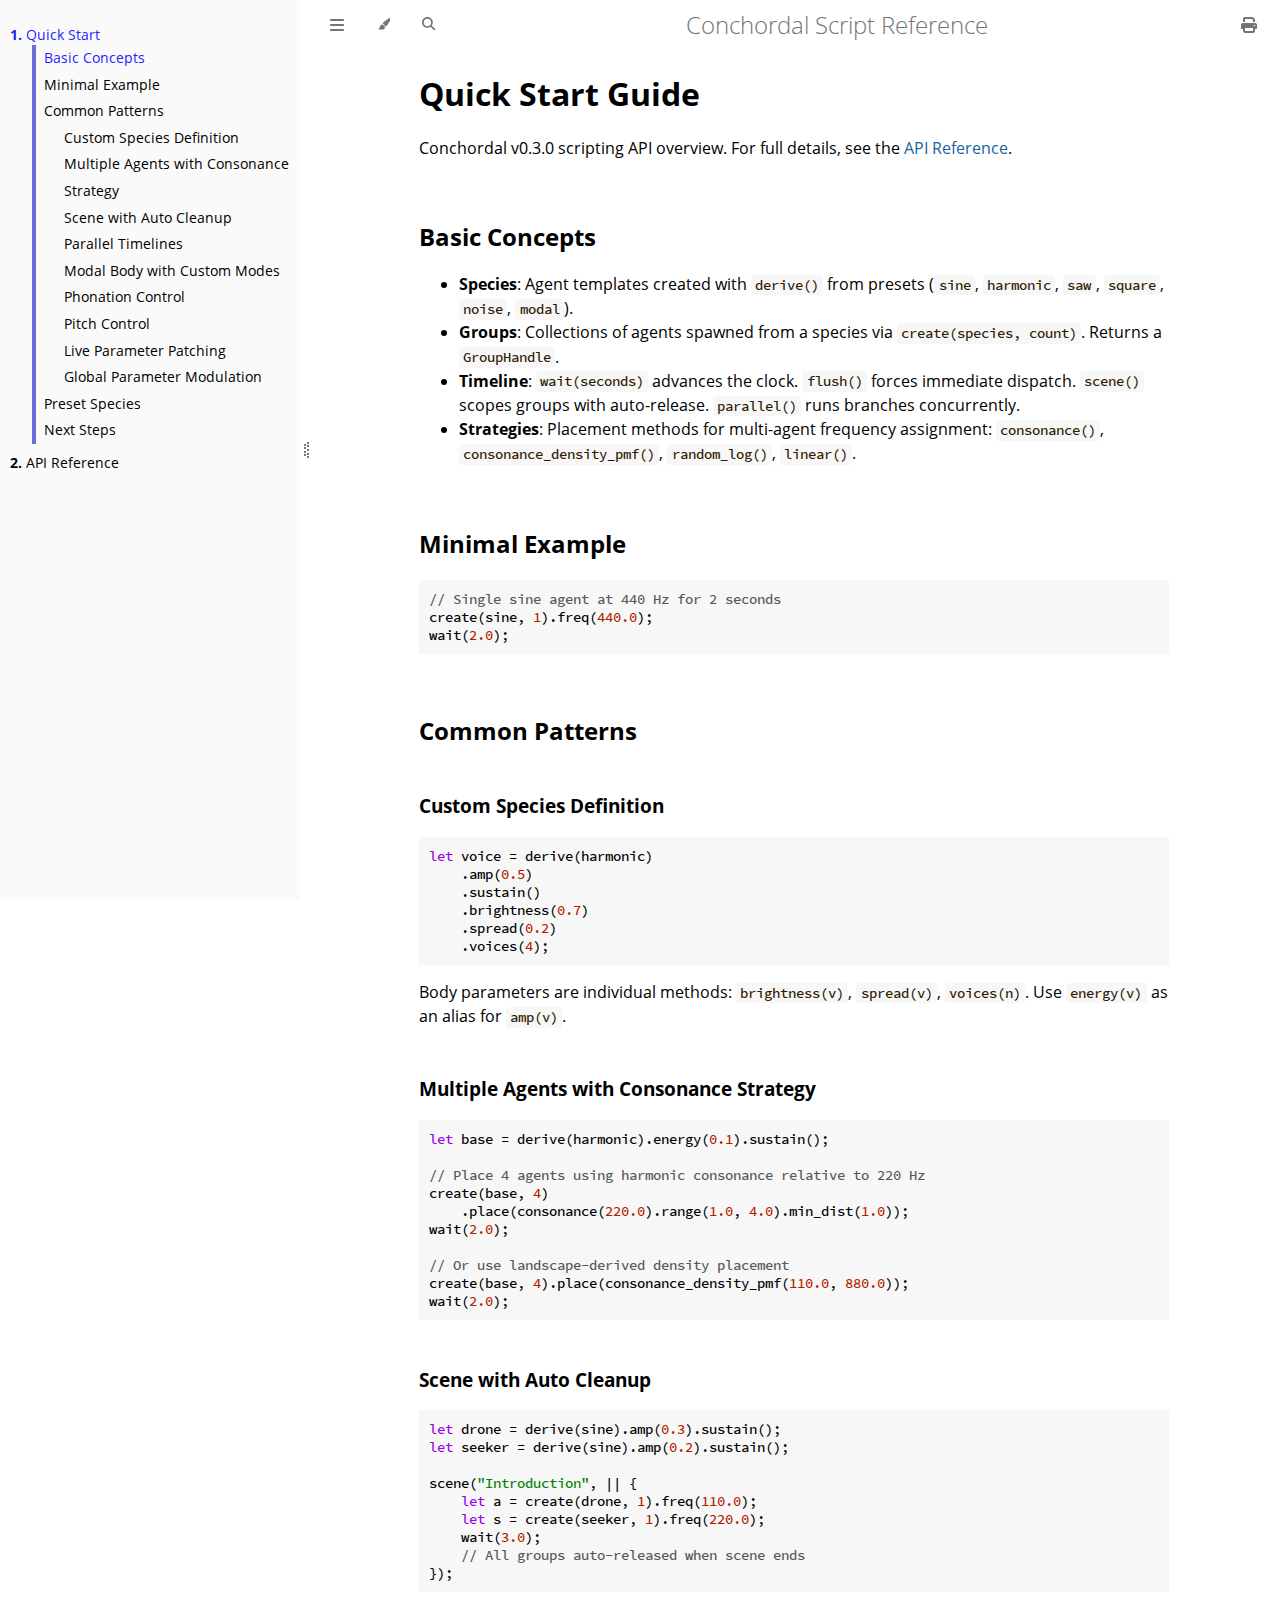
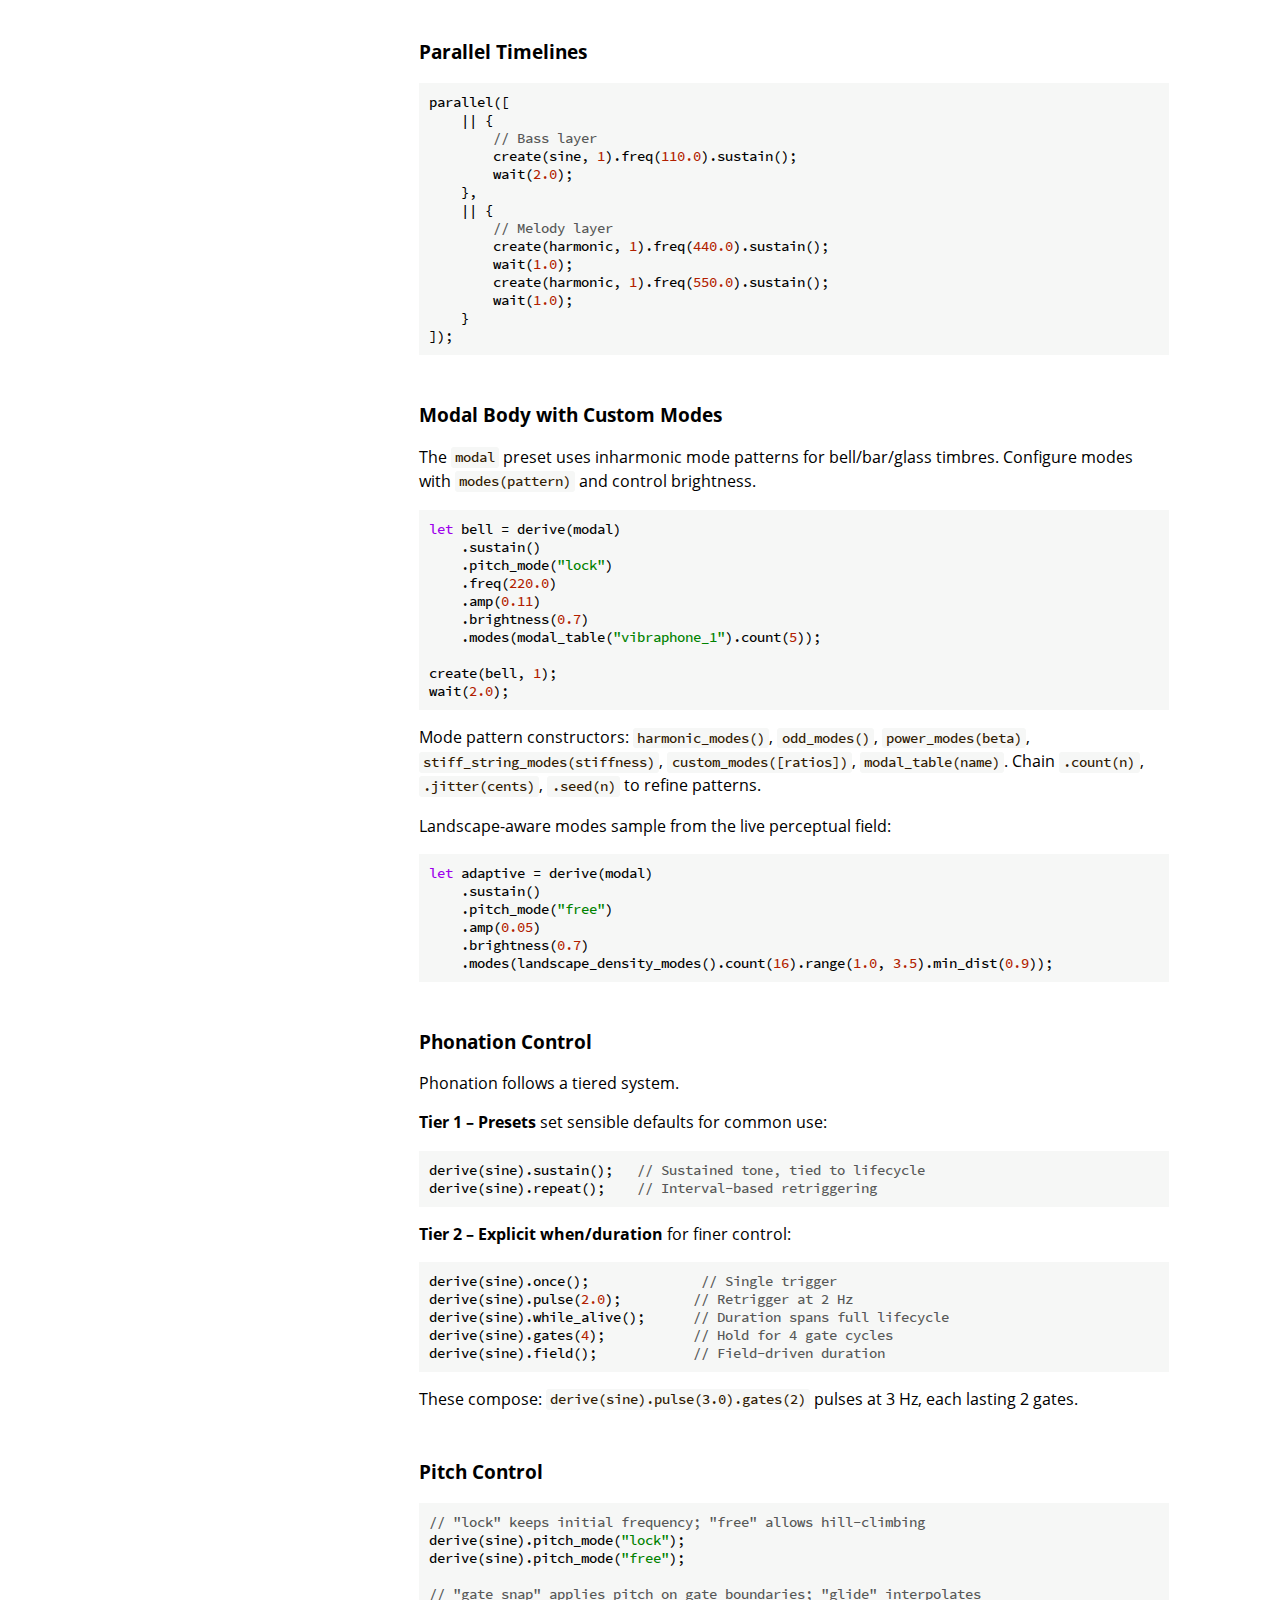
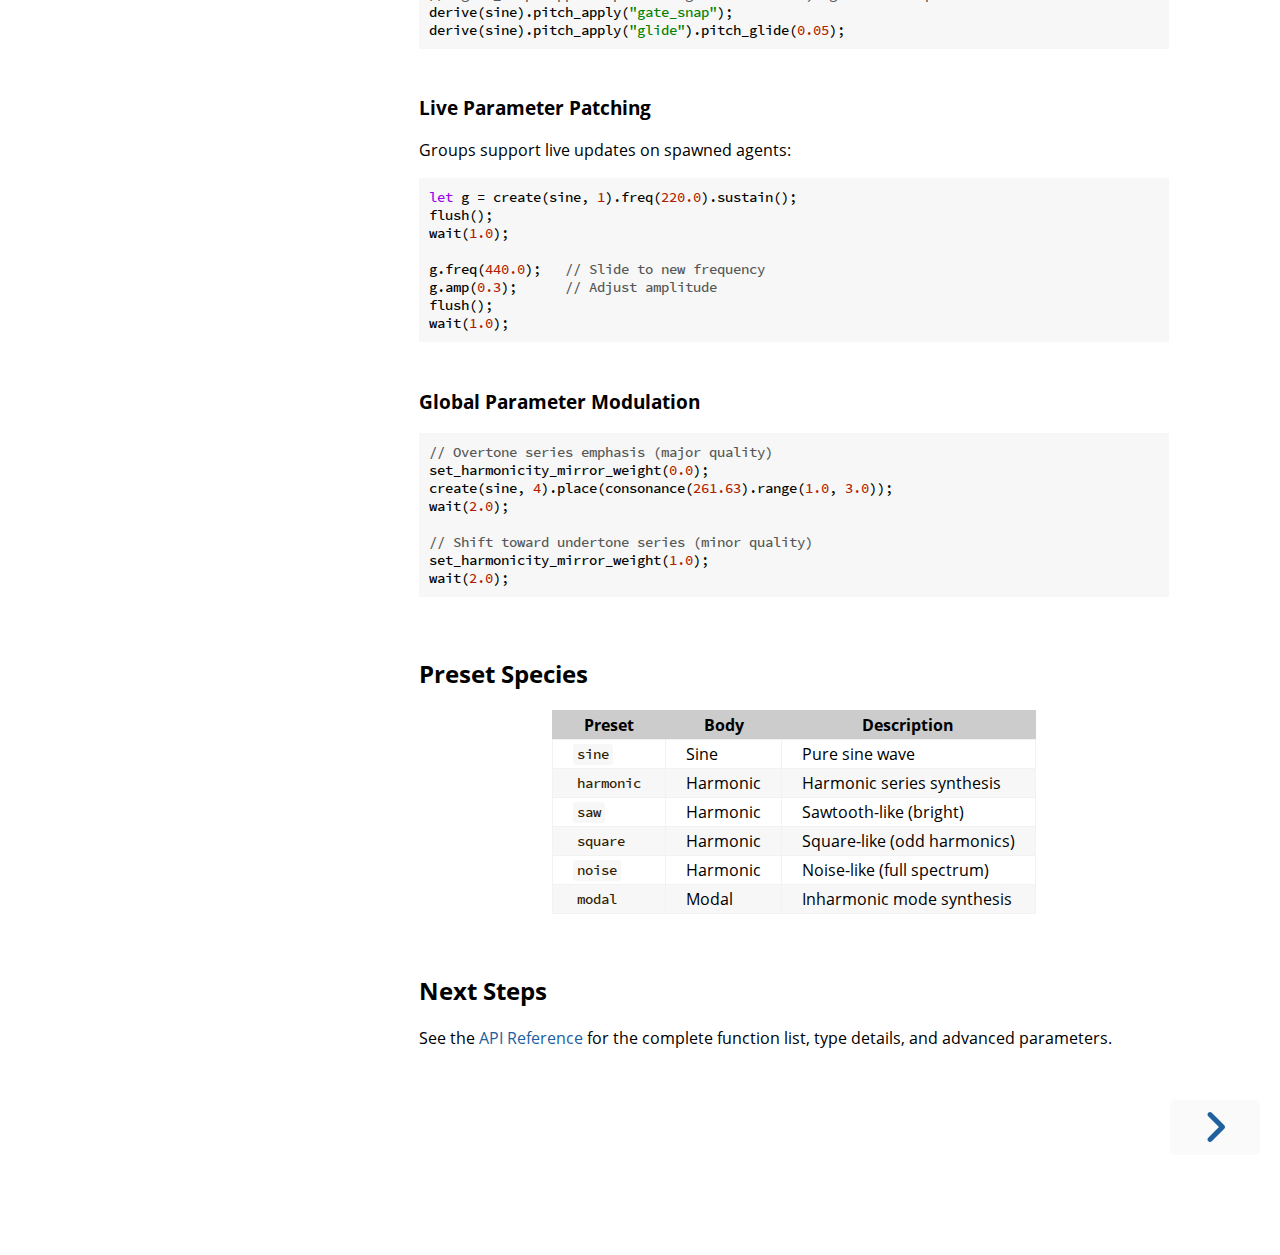
<file: web/static/docs/rhai/index.html>
<!DOCTYPE HTML>
<html lang="en" class="light sidebar-visible" dir="ltr">
    <head>
        <!-- Book generated using mdBook -->
        <meta charset="UTF-8">
        <title>Quick Start - Conchordal Script Reference</title>


        <!-- Custom HTML head -->

        <meta name="description" content="">
        <meta name="viewport" content="width=device-width, initial-scale=1">
        <meta name="theme-color" content="#ffffff">

        <link rel="icon" href="favicon-de23e50b.svg">
        <link rel="shortcut icon" href="favicon-8114d1fc.png">
        <link rel="stylesheet" href="css/variables-8adf115d.css">
        <link rel="stylesheet" href="css/general-2459343d.css">
        <link rel="stylesheet" href="css/chrome-ae938929.css">
        <link rel="stylesheet" href="css/print-9e4910d8.css" media="print">

        <!-- Fonts -->
        <link rel="stylesheet" href="fonts/fonts-9644e21d.css">

        <!-- Highlight.js Stylesheets -->
        <link rel="stylesheet" id="mdbook-highlight-css" href="highlight-493f70e1.css">
        <link rel="stylesheet" id="mdbook-tomorrow-night-css" href="tomorrow-night-4c0ae647.css">
        <link rel="stylesheet" id="mdbook-ayu-highlight-css" href="ayu-highlight-3fdfc3ac.css">

        <!-- Custom theme stylesheets -->


        <!-- Provide site root and default themes to javascript -->
        <script>
            const path_to_root = "";
            const default_light_theme = "light";
            const default_dark_theme = "navy";
            window.path_to_searchindex_js = "searchindex-214be9d8.js";
        </script>
        <!-- Start loading toc.js asap -->
        <script src="toc-dd2a5500.js"></script>
    </head>
    <body>
    <div id="mdbook-help-container">
        <div id="mdbook-help-popup">
            <h2 class="mdbook-help-title">Keyboard shortcuts</h2>
            <div>
                <p>Press <kbd>←</kbd> or <kbd>→</kbd> to navigate between chapters</p>
                <p>Press <kbd>S</kbd> or <kbd>/</kbd> to search in the book</p>
                <p>Press <kbd>?</kbd> to show this help</p>
                <p>Press <kbd>Esc</kbd> to hide this help</p>
            </div>
        </div>
    </div>
    <div id="mdbook-body-container">
        <!-- Work around some values being stored in localStorage wrapped in quotes -->
        <script>
            try {
                let theme = localStorage.getItem('mdbook-theme');
                let sidebar = localStorage.getItem('mdbook-sidebar');

                if (theme.startsWith('"') && theme.endsWith('"')) {
                    localStorage.setItem('mdbook-theme', theme.slice(1, theme.length - 1));
                }

                if (sidebar.startsWith('"') && sidebar.endsWith('"')) {
                    localStorage.setItem('mdbook-sidebar', sidebar.slice(1, sidebar.length - 1));
                }
            } catch (e) { }
        </script>

        <!-- Set the theme before any content is loaded, prevents flash -->
        <script>
            const default_theme = window.matchMedia("(prefers-color-scheme: dark)").matches ? default_dark_theme : default_light_theme;
            let theme;
            try { theme = localStorage.getItem('mdbook-theme'); } catch(e) { }
            if (theme === null || theme === undefined) { theme = default_theme; }
            const html = document.documentElement;
            html.classList.remove('light')
            html.classList.add(theme);
            html.classList.add("js");
        </script>

        <input type="checkbox" id="mdbook-sidebar-toggle-anchor" class="hidden">

        <!-- Hide / unhide sidebar before it is displayed -->
        <script>
            let sidebar = null;
            const sidebar_toggle = document.getElementById("mdbook-sidebar-toggle-anchor");
            if (document.body.clientWidth >= 1080) {
                try { sidebar = localStorage.getItem('mdbook-sidebar'); } catch(e) { }
                sidebar = sidebar || 'visible';
            } else {
                sidebar = 'hidden';
                sidebar_toggle.checked = false;
            }
            if (sidebar === 'visible') {
                sidebar_toggle.checked = true;
            } else {
                html.classList.remove('sidebar-visible');
            }
        </script>

        <nav id="mdbook-sidebar" class="sidebar" aria-label="Table of contents">
            <!-- populated by js -->
            <mdbook-sidebar-scrollbox class="sidebar-scrollbox"></mdbook-sidebar-scrollbox>
            <noscript>
                <iframe class="sidebar-iframe-outer" src="toc.html"></iframe>
            </noscript>
            <div id="mdbook-sidebar-resize-handle" class="sidebar-resize-handle">
                <div class="sidebar-resize-indicator"></div>
            </div>
        </nav>

        <div id="mdbook-page-wrapper" class="page-wrapper">

            <div class="page">
                <div id="mdbook-menu-bar-hover-placeholder"></div>
                <div id="mdbook-menu-bar" class="menu-bar sticky">
                    <div class="left-buttons">
                        <label id="mdbook-sidebar-toggle" class="icon-button" for="mdbook-sidebar-toggle-anchor" title="Toggle Table of Contents" aria-label="Toggle Table of Contents" aria-controls="mdbook-sidebar">
                            <span class=fa-svg><svg xmlns="http://www.w3.org/2000/svg" viewBox="0 0 448 512"><!--! Font Awesome Free 6.2.0 by @fontawesome - https://fontawesome.com License - https://fontawesome.com/license/free (Icons: CC BY 4.0, Fonts: SIL OFL 1.1, Code: MIT License) Copyright 2022 Fonticons, Inc. --><path d="M0 96C0 78.3 14.3 64 32 64H416c17.7 0 32 14.3 32 32s-14.3 32-32 32H32C14.3 128 0 113.7 0 96zM0 256c0-17.7 14.3-32 32-32H416c17.7 0 32 14.3 32 32s-14.3 32-32 32H32c-17.7 0-32-14.3-32-32zM448 416c0 17.7-14.3 32-32 32H32c-17.7 0-32-14.3-32-32s14.3-32 32-32H416c17.7 0 32 14.3 32 32z"/></svg></span>
                        </label>
                        <button id="mdbook-theme-toggle" class="icon-button" type="button" title="Change theme" aria-label="Change theme" aria-haspopup="true" aria-expanded="false" aria-controls="mdbook-theme-list">
                            <span class=fa-svg><svg xmlns="http://www.w3.org/2000/svg" viewBox="0 0 576 512"><!--! Font Awesome Free 6.2.0 by @fontawesome - https://fontawesome.com License - https://fontawesome.com/license/free (Icons: CC BY 4.0, Fonts: SIL OFL 1.1, Code: MIT License) Copyright 2022 Fonticons, Inc. --><path d="M371.3 367.1c27.3-3.9 51.9-19.4 67.2-42.9L600.2 74.1c12.6-19.5 9.4-45.3-7.6-61.2S549.7-4.4 531.1 9.6L294.4 187.2c-24 18-38.2 46.1-38.4 76.1L371.3 367.1zm-19.6 25.4l-116-104.4C175.9 290.3 128 339.6 128 400c0 3.9 .2 7.8 .6 11.6c1.8 17.5-10.2 36.4-27.8 36.4H96c-17.7 0-32 14.3-32 32s14.3 32 32 32H240c61.9 0 112-50.1 112-112c0-2.5-.1-5-.2-7.5z"/></svg></span>
                        </button>
                        <ul id="mdbook-theme-list" class="theme-popup" aria-label="Themes" role="menu">
                            <li role="none"><button role="menuitem" class="theme" id="mdbook-theme-default_theme">Auto</button></li>
                            <li role="none"><button role="menuitem" class="theme" id="mdbook-theme-light">Light</button></li>
                            <li role="none"><button role="menuitem" class="theme" id="mdbook-theme-rust">Rust</button></li>
                            <li role="none"><button role="menuitem" class="theme" id="mdbook-theme-coal">Coal</button></li>
                            <li role="none"><button role="menuitem" class="theme" id="mdbook-theme-navy">Navy</button></li>
                            <li role="none"><button role="menuitem" class="theme" id="mdbook-theme-ayu">Ayu</button></li>
                        </ul>
                        <button id="mdbook-search-toggle" class="icon-button" type="button" title="Search (`/`)" aria-label="Toggle Searchbar" aria-expanded="false" aria-keyshortcuts="/ s" aria-controls="mdbook-searchbar">
                            <span class=fa-svg><svg xmlns="http://www.w3.org/2000/svg" viewBox="0 0 512 512"><!--! Font Awesome Free 6.2.0 by @fontawesome - https://fontawesome.com License - https://fontawesome.com/license/free (Icons: CC BY 4.0, Fonts: SIL OFL 1.1, Code: MIT License) Copyright 2022 Fonticons, Inc. --><path d="M416 208c0 45.9-14.9 88.3-40 122.7L502.6 457.4c12.5 12.5 12.5 32.8 0 45.3s-32.8 12.5-45.3 0L330.7 376c-34.4 25.2-76.8 40-122.7 40C93.1 416 0 322.9 0 208S93.1 0 208 0S416 93.1 416 208zM208 352c79.5 0 144-64.5 144-144s-64.5-144-144-144S64 128.5 64 208s64.5 144 144 144z"/></svg></span>
                        </button>
                    </div>

                    <h1 class="menu-title">Conchordal Script Reference</h1>

                    <div class="right-buttons">
                        <a href="print.html" title="Print this book" aria-label="Print this book">
                            <span class=fa-svg id="print-button"><svg xmlns="http://www.w3.org/2000/svg" viewBox="0 0 512 512"><!--! Font Awesome Free 6.2.0 by @fontawesome - https://fontawesome.com License - https://fontawesome.com/license/free (Icons: CC BY 4.0, Fonts: SIL OFL 1.1, Code: MIT License) Copyright 2022 Fonticons, Inc. --><path d="M128 0C92.7 0 64 28.7 64 64v96h64V64H354.7L384 93.3V160h64V93.3c0-17-6.7-33.3-18.7-45.3L400 18.7C388 6.7 371.7 0 354.7 0H128zM384 352v32 64H128V384 368 352H384zm64 32h32c17.7 0 32-14.3 32-32V256c0-35.3-28.7-64-64-64H64c-35.3 0-64 28.7-64 64v96c0 17.7 14.3 32 32 32H64v64c0 35.3 28.7 64 64 64H384c35.3 0 64-28.7 64-64V384zm-16-88c-13.3 0-24-10.7-24-24s10.7-24 24-24s24 10.7 24 24s-10.7 24-24 24z"/></svg></span>
                        </a>

                    </div>
                </div>

                <div id="mdbook-search-wrapper" class="hidden">
                    <form id="mdbook-searchbar-outer" class="searchbar-outer">
                        <div class="search-wrapper">
                            <input type="search" id="mdbook-searchbar" name="searchbar" placeholder="Search this book ..." aria-controls="mdbook-searchresults-outer" aria-describedby="searchresults-header">
                            <div class="spinner-wrapper">
                                <span class=fa-svg id="fa-spin"><svg xmlns="http://www.w3.org/2000/svg" viewBox="0 0 512 512"><!--! Font Awesome Free 6.2.0 by @fontawesome - https://fontawesome.com License - https://fontawesome.com/license/free (Icons: CC BY 4.0, Fonts: SIL OFL 1.1, Code: MIT License) Copyright 2022 Fonticons, Inc. --><path d="M304 48c0-26.5-21.5-48-48-48s-48 21.5-48 48s21.5 48 48 48s48-21.5 48-48zm0 416c0-26.5-21.5-48-48-48s-48 21.5-48 48s21.5 48 48 48s48-21.5 48-48zM48 304c26.5 0 48-21.5 48-48s-21.5-48-48-48s-48 21.5-48 48s21.5 48 48 48zm464-48c0-26.5-21.5-48-48-48s-48 21.5-48 48s21.5 48 48 48s48-21.5 48-48zM142.9 437c18.7-18.7 18.7-49.1 0-67.9s-49.1-18.7-67.9 0s-18.7 49.1 0 67.9s49.1 18.7 67.9 0zm0-294.2c18.7-18.7 18.7-49.1 0-67.9S93.7 56.2 75 75s-18.7 49.1 0 67.9s49.1 18.7 67.9 0zM369.1 437c18.7 18.7 49.1 18.7 67.9 0s18.7-49.1 0-67.9s-49.1-18.7-67.9 0s-18.7 49.1 0 67.9z"/></svg></span>
                            </div>
                        </div>
                    </form>
                    <div id="mdbook-searchresults-outer" class="searchresults-outer hidden">
                        <div id="mdbook-searchresults-header" class="searchresults-header"></div>
                        <ul id="mdbook-searchresults">
                        </ul>
                    </div>
                </div>

                <!-- Apply ARIA attributes after the sidebar and the sidebar toggle button are added to the DOM -->
                <script>
                    document.getElementById('mdbook-sidebar-toggle').setAttribute('aria-expanded', sidebar === 'visible');
                    document.getElementById('mdbook-sidebar').setAttribute('aria-hidden', sidebar !== 'visible');
                    Array.from(document.querySelectorAll('#mdbook-sidebar a')).forEach(function(link) {
                        link.setAttribute('tabIndex', sidebar === 'visible' ? 0 : -1);
                    });
                </script>

                <div id="mdbook-content" class="content">
                    <main>
                        <h1 id="quick-start-guide"><a class="header" href="#quick-start-guide">Quick Start Guide</a></h1>
<p>Conchordal v0.3.0 scripting API overview. For full details, see the <a href="reference/life.html">API Reference</a>.</p>
<h2 id="basic-concepts"><a class="header" href="#basic-concepts">Basic Concepts</a></h2>
<ul>
<li><strong>Species</strong>: Agent templates created with <code>derive()</code> from presets (<code>sine</code>, <code>harmonic</code>, <code>saw</code>, <code>square</code>, <code>noise</code>, <code>modal</code>).</li>
<li><strong>Groups</strong>: Collections of agents spawned from a species via <code>create(species, count)</code>. Returns a <code>GroupHandle</code>.</li>
<li><strong>Timeline</strong>: <code>wait(seconds)</code> advances the clock. <code>flush()</code> forces immediate dispatch. <code>scene()</code> scopes groups with auto-release. <code>parallel()</code> runs branches concurrently.</li>
<li><strong>Strategies</strong>: Placement methods for multi-agent frequency assignment: <code>consonance()</code>, <code>consonance_density_pmf()</code>, <code>random_log()</code>, <code>linear()</code>.</li>
</ul>
<h2 id="minimal-example"><a class="header" href="#minimal-example">Minimal Example</a></h2>
<pre><code class="language-ts">// Single sine agent at 440 Hz for 2 seconds
create(sine, 1).freq(440.0);
wait(2.0);
</code></pre>
<h2 id="common-patterns"><a class="header" href="#common-patterns">Common Patterns</a></h2>
<h3 id="custom-species-definition"><a class="header" href="#custom-species-definition">Custom Species Definition</a></h3>
<pre><code class="language-ts">let voice = derive(harmonic)
    .amp(0.5)
    .sustain()
    .brightness(0.7)
    .spread(0.2)
    .voices(4);
</code></pre>
<p>Body parameters are individual methods: <code>brightness(v)</code>, <code>spread(v)</code>, <code>voices(n)</code>.
Use <code>energy(v)</code> as an alias for <code>amp(v)</code>.</p>
<h3 id="multiple-agents-with-consonance-strategy"><a class="header" href="#multiple-agents-with-consonance-strategy">Multiple Agents with Consonance Strategy</a></h3>
<pre><code class="language-ts">let base = derive(harmonic).energy(0.1).sustain();

// Place 4 agents using harmonic consonance relative to 220 Hz
create(base, 4)
    .place(consonance(220.0).range(1.0, 4.0).min_dist(1.0));
wait(2.0);

// Or use landscape-derived density placement
create(base, 4).place(consonance_density_pmf(110.0, 880.0));
wait(2.0);
</code></pre>
<h3 id="scene-with-auto-cleanup"><a class="header" href="#scene-with-auto-cleanup">Scene with Auto Cleanup</a></h3>
<pre><code class="language-ts">let drone = derive(sine).amp(0.3).sustain();
let seeker = derive(sine).amp(0.2).sustain();

scene("Introduction", || {
    let a = create(drone, 1).freq(110.0);
    let s = create(seeker, 1).freq(220.0);
    wait(3.0);
    // All groups auto-released when scene ends
});
</code></pre>
<h3 id="parallel-timelines"><a class="header" href="#parallel-timelines">Parallel Timelines</a></h3>
<pre><code class="language-ts">parallel([
    || {
        // Bass layer
        create(sine, 1).freq(110.0).sustain();
        wait(2.0);
    },
    || {
        // Melody layer
        create(harmonic, 1).freq(440.0).sustain();
        wait(1.0);
        create(harmonic, 1).freq(550.0).sustain();
        wait(1.0);
    }
]);
</code></pre>
<h3 id="modal-body-with-custom-modes"><a class="header" href="#modal-body-with-custom-modes">Modal Body with Custom Modes</a></h3>
<p>The <code>modal</code> preset uses inharmonic mode patterns for bell/bar/glass timbres.
Configure modes with <code>modes(pattern)</code> and control brightness.</p>
<pre><code class="language-ts">let bell = derive(modal)
    .sustain()
    .pitch_mode("lock")
    .freq(220.0)
    .amp(0.11)
    .brightness(0.7)
    .modes(modal_table("vibraphone_1").count(5));

create(bell, 1);
wait(2.0);
</code></pre>
<p>Mode pattern constructors: <code>harmonic_modes()</code>, <code>odd_modes()</code>, <code>power_modes(beta)</code>,
<code>stiff_string_modes(stiffness)</code>, <code>custom_modes([ratios])</code>, <code>modal_table(name)</code>.
Chain <code>.count(n)</code>, <code>.jitter(cents)</code>, <code>.seed(n)</code> to refine patterns.</p>
<p>Landscape-aware modes sample from the live perceptual field:</p>
<pre><code class="language-ts">let adaptive = derive(modal)
    .sustain()
    .pitch_mode("free")
    .amp(0.05)
    .brightness(0.7)
    .modes(landscape_density_modes().count(16).range(1.0, 3.5).min_dist(0.9));
</code></pre>
<h3 id="phonation-control"><a class="header" href="#phonation-control">Phonation Control</a></h3>
<p>Phonation follows a tiered system.</p>
<p><strong>Tier 1 – Presets</strong> set sensible defaults for common use:</p>
<pre><code class="language-ts">derive(sine).sustain();   // Sustained tone, tied to lifecycle
derive(sine).repeat();    // Interval-based retriggering
</code></pre>
<p><strong>Tier 2 – Explicit when/duration</strong> for finer control:</p>
<pre><code class="language-ts">derive(sine).once();              // Single trigger
derive(sine).pulse(2.0);         // Retrigger at 2 Hz
derive(sine).while_alive();      // Duration spans full lifecycle
derive(sine).gates(4);           // Hold for 4 gate cycles
derive(sine).field();            // Field-driven duration
</code></pre>
<p>These compose: <code>derive(sine).pulse(3.0).gates(2)</code> pulses at 3 Hz, each lasting 2 gates.</p>
<h3 id="pitch-control"><a class="header" href="#pitch-control">Pitch Control</a></h3>
<pre><code class="language-ts">// "lock" keeps initial frequency; "free" allows hill-climbing
derive(sine).pitch_mode("lock");
derive(sine).pitch_mode("free");

// "gate_snap" applies pitch on gate boundaries; "glide" interpolates
derive(sine).pitch_apply("gate_snap");
derive(sine).pitch_apply("glide").pitch_glide(0.05);
</code></pre>
<h3 id="live-parameter-patching"><a class="header" href="#live-parameter-patching">Live Parameter Patching</a></h3>
<p>Groups support live updates on spawned agents:</p>
<pre><code class="language-ts">let g = create(sine, 1).freq(220.0).sustain();
flush();
wait(1.0);

g.freq(440.0);   // Slide to new frequency
g.amp(0.3);      // Adjust amplitude
flush();
wait(1.0);
</code></pre>
<h3 id="global-parameter-modulation"><a class="header" href="#global-parameter-modulation">Global Parameter Modulation</a></h3>
<pre><code class="language-ts">// Overtone series emphasis (major quality)
set_harmonicity_mirror_weight(0.0);
create(sine, 4).place(consonance(261.63).range(1.0, 3.0));
wait(2.0);

// Shift toward undertone series (minor quality)
set_harmonicity_mirror_weight(1.0);
wait(2.0);
</code></pre>
<h2 id="preset-species"><a class="header" href="#preset-species">Preset Species</a></h2>
<div class="table-wrapper">
<table>
<thead>
<tr><th>Preset</th><th>Body</th><th>Description</th></tr>
</thead>
<tbody>
<tr><td><code>sine</code></td><td>Sine</td><td>Pure sine wave</td></tr>
<tr><td><code>harmonic</code></td><td>Harmonic</td><td>Harmonic series synthesis</td></tr>
<tr><td><code>saw</code></td><td>Harmonic</td><td>Sawtooth-like (bright)</td></tr>
<tr><td><code>square</code></td><td>Harmonic</td><td>Square-like (odd harmonics)</td></tr>
<tr><td><code>noise</code></td><td>Harmonic</td><td>Noise-like (full spectrum)</td></tr>
<tr><td><code>modal</code></td><td>Modal</td><td>Inharmonic mode synthesis</td></tr>
</tbody>
</table>
</div>
<h2 id="next-steps"><a class="header" href="#next-steps">Next Steps</a></h2>
<p>See the <a href="reference/life.html">API Reference</a> for the complete function list, type details, and advanced parameters.</p>

                    </main>

                    <nav class="nav-wrapper" aria-label="Page navigation">
                        <!-- Mobile navigation buttons -->

                            <a rel="next prefetch" href="reference/life.html" class="mobile-nav-chapters next" title="Next chapter" aria-label="Next chapter" aria-keyshortcuts="Right">
                                <span class=fa-svg><svg xmlns="http://www.w3.org/2000/svg" viewBox="0 0 320 512"><!--! Font Awesome Free 6.2.0 by @fontawesome - https://fontawesome.com License - https://fontawesome.com/license/free (Icons: CC BY 4.0, Fonts: SIL OFL 1.1, Code: MIT License) Copyright 2022 Fonticons, Inc. --><path d="M278.6 233.4c12.5 12.5 12.5 32.8 0 45.3l-160 160c-12.5 12.5-32.8 12.5-45.3 0s-12.5-32.8 0-45.3L210.7 256 73.4 118.6c-12.5-12.5-12.5-32.8 0-45.3s32.8-12.5 45.3 0l160 160z"/></svg></span>
                            </a>

                        <div style="clear: both"></div>
                    </nav>
                </div>
            </div>

            <nav class="nav-wide-wrapper" aria-label="Page navigation">

                    <a rel="next prefetch" href="reference/life.html" class="nav-chapters next" title="Next chapter" aria-label="Next chapter" aria-keyshortcuts="Right">
                        <span class=fa-svg><svg xmlns="http://www.w3.org/2000/svg" viewBox="0 0 320 512"><!--! Font Awesome Free 6.2.0 by @fontawesome - https://fontawesome.com License - https://fontawesome.com/license/free (Icons: CC BY 4.0, Fonts: SIL OFL 1.1, Code: MIT License) Copyright 2022 Fonticons, Inc. --><path d="M278.6 233.4c12.5 12.5 12.5 32.8 0 45.3l-160 160c-12.5 12.5-32.8 12.5-45.3 0s-12.5-32.8 0-45.3L210.7 256 73.4 118.6c-12.5-12.5-12.5-32.8 0-45.3s32.8-12.5 45.3 0l160 160z"/></svg></span>
                    </a>
            </nav>

        </div>

        <template id=fa-eye><span class=fa-svg><svg xmlns="http://www.w3.org/2000/svg" viewBox="0 0 576 512"><!--! Font Awesome Free 6.2.0 by @fontawesome - https://fontawesome.com License - https://fontawesome.com/license/free (Icons: CC BY 4.0, Fonts: SIL OFL 1.1, Code: MIT License) Copyright 2022 Fonticons, Inc. --><path d="M288 32c-80.8 0-145.5 36.8-192.6 80.6C48.6 156 17.3 208 2.5 243.7c-3.3 7.9-3.3 16.7 0 24.6C17.3 304 48.6 356 95.4 399.4C142.5 443.2 207.2 480 288 480s145.5-36.8 192.6-80.6c46.8-43.5 78.1-95.4 93-131.1c3.3-7.9 3.3-16.7 0-24.6c-14.9-35.7-46.2-87.7-93-131.1C433.5 68.8 368.8 32 288 32zM432 256c0 79.5-64.5 144-144 144s-144-64.5-144-144s64.5-144 144-144s144 64.5 144 144zM288 192c0 35.3-28.7 64-64 64c-11.5 0-22.3-3-31.6-8.4c-.2 2.8-.4 5.5-.4 8.4c0 53 43 96 96 96s96-43 96-96s-43-96-96-96c-2.8 0-5.6 .1-8.4 .4c5.3 9.3 8.4 20.1 8.4 31.6z"/></svg></span></template>
        <template id=fa-eye-slash><span class=fa-svg><svg xmlns="http://www.w3.org/2000/svg" viewBox="0 0 640 512"><!--! Font Awesome Free 6.2.0 by @fontawesome - https://fontawesome.com License - https://fontawesome.com/license/free (Icons: CC BY 4.0, Fonts: SIL OFL 1.1, Code: MIT License) Copyright 2022 Fonticons, Inc. --><path d="M38.8 5.1C28.4-3.1 13.3-1.2 5.1 9.2S-1.2 34.7 9.2 42.9l592 464c10.4 8.2 25.5 6.3 33.7-4.1s6.3-25.5-4.1-33.7L525.6 386.7c39.6-40.6 66.4-86.1 79.9-118.4c3.3-7.9 3.3-16.7 0-24.6c-14.9-35.7-46.2-87.7-93-131.1C465.5 68.8 400.8 32 320 32c-68.2 0-125 26.3-169.3 60.8L38.8 5.1zM223.1 149.5C248.6 126.2 282.7 112 320 112c79.5 0 144 64.5 144 144c0 24.9-6.3 48.3-17.4 68.7L408 294.5c5.2-11.8 8-24.8 8-38.5c0-53-43-96-96-96c-2.8 0-5.6 .1-8.4 .4c5.3 9.3 8.4 20.1 8.4 31.6c0 10.2-2.4 19.8-6.6 28.3l-90.3-70.8zm223.1 298L373 389.9c-16.4 6.5-34.3 10.1-53 10.1c-79.5 0-144-64.5-144-144c0-6.9 .5-13.6 1.4-20.2L83.1 161.5C60.3 191.2 44 220.8 34.5 243.7c-3.3 7.9-3.3 16.7 0 24.6c14.9 35.7 46.2 87.7 93 131.1C174.5 443.2 239.2 480 320 480c47.8 0 89.9-12.9 126.2-32.5z"/></svg></span></template>
        <template id=fa-copy><span class=fa-svg><svg xmlns="http://www.w3.org/2000/svg" viewBox="0 0 512 512"><!--! Font Awesome Free 6.2.0 by @fontawesome - https://fontawesome.com License - https://fontawesome.com/license/free (Icons: CC BY 4.0, Fonts: SIL OFL 1.1, Code: MIT License) Copyright 2022 Fonticons, Inc. --><path d="M502.6 70.63l-61.25-61.25C435.4 3.371 427.2 0 418.7 0H255.1c-35.35 0-64 28.66-64 64l.0195 256C192 355.4 220.7 384 256 384h192c35.2 0 64-28.8 64-64V93.25C512 84.77 508.6 76.63 502.6 70.63zM464 320c0 8.836-7.164 16-16 16H255.1c-8.838 0-16-7.164-16-16L239.1 64.13c0-8.836 7.164-16 16-16h128L384 96c0 17.67 14.33 32 32 32h47.1V320zM272 448c0 8.836-7.164 16-16 16H63.1c-8.838 0-16-7.164-16-16L47.98 192.1c0-8.836 7.164-16 16-16H160V128H63.99c-35.35 0-64 28.65-64 64l.0098 256C.002 483.3 28.66 512 64 512h192c35.2 0 64-28.8 64-64v-32h-47.1L272 448z"/></svg></span></template>
        <template id=fa-play><span class=fa-svg><svg xmlns="http://www.w3.org/2000/svg" viewBox="0 0 384 512"><!--! Font Awesome Free 6.2.0 by @fontawesome - https://fontawesome.com License - https://fontawesome.com/license/free (Icons: CC BY 4.0, Fonts: SIL OFL 1.1, Code: MIT License) Copyright 2022 Fonticons, Inc. --><path d="M73 39c-14.8-9.1-33.4-9.4-48.5-.9S0 62.6 0 80V432c0 17.4 9.4 33.4 24.5 41.9s33.7 8.1 48.5-.9L361 297c14.3-8.7 23-24.2 23-41s-8.7-32.2-23-41L73 39z"/></svg></span></template>
        <template id=fa-clock-rotate-left><span class=fa-svg><svg xmlns="http://www.w3.org/2000/svg" viewBox="0 0 512 512"><!--! Font Awesome Free 6.2.0 by @fontawesome - https://fontawesome.com License - https://fontawesome.com/license/free (Icons: CC BY 4.0, Fonts: SIL OFL 1.1, Code: MIT License) Copyright 2022 Fonticons, Inc. --><path d="M75 75L41 41C25.9 25.9 0 36.6 0 57.9V168c0 13.3 10.7 24 24 24H134.1c21.4 0 32.1-25.9 17-41l-30.8-30.8C155 85.5 203 64 256 64c106 0 192 86 192 192s-86 192-192 192c-40.8 0-78.6-12.7-109.7-34.4c-14.5-10.1-34.4-6.6-44.6 7.9s-6.6 34.4 7.9 44.6C151.2 495 201.7 512 256 512c141.4 0 256-114.6 256-256S397.4 0 256 0C185.3 0 121.3 28.7 75 75zm181 53c-13.3 0-24 10.7-24 24V256c0 6.4 2.5 12.5 7 17l72 72c9.4 9.4 24.6 9.4 33.9 0s9.4-24.6 0-33.9l-65-65V152c0-13.3-10.7-24-24-24z"/></svg></span></template>



        <script>
            window.playground_copyable = true;
        </script>


        <script src="elasticlunr-ef4e11c1.min.js"></script>
        <script src="mark-09e88c2c.min.js"></script>
        <script src="searcher-c2a407aa.js"></script>

        <script src="clipboard-1626706a.min.js"></script>
        <script src="highlight-abc7f01d.js"></script>
        <script src="book-a0b12cfe.js"></script>

        <!-- Custom JS scripts -->



    </div>
    </body>
</html>
</file>
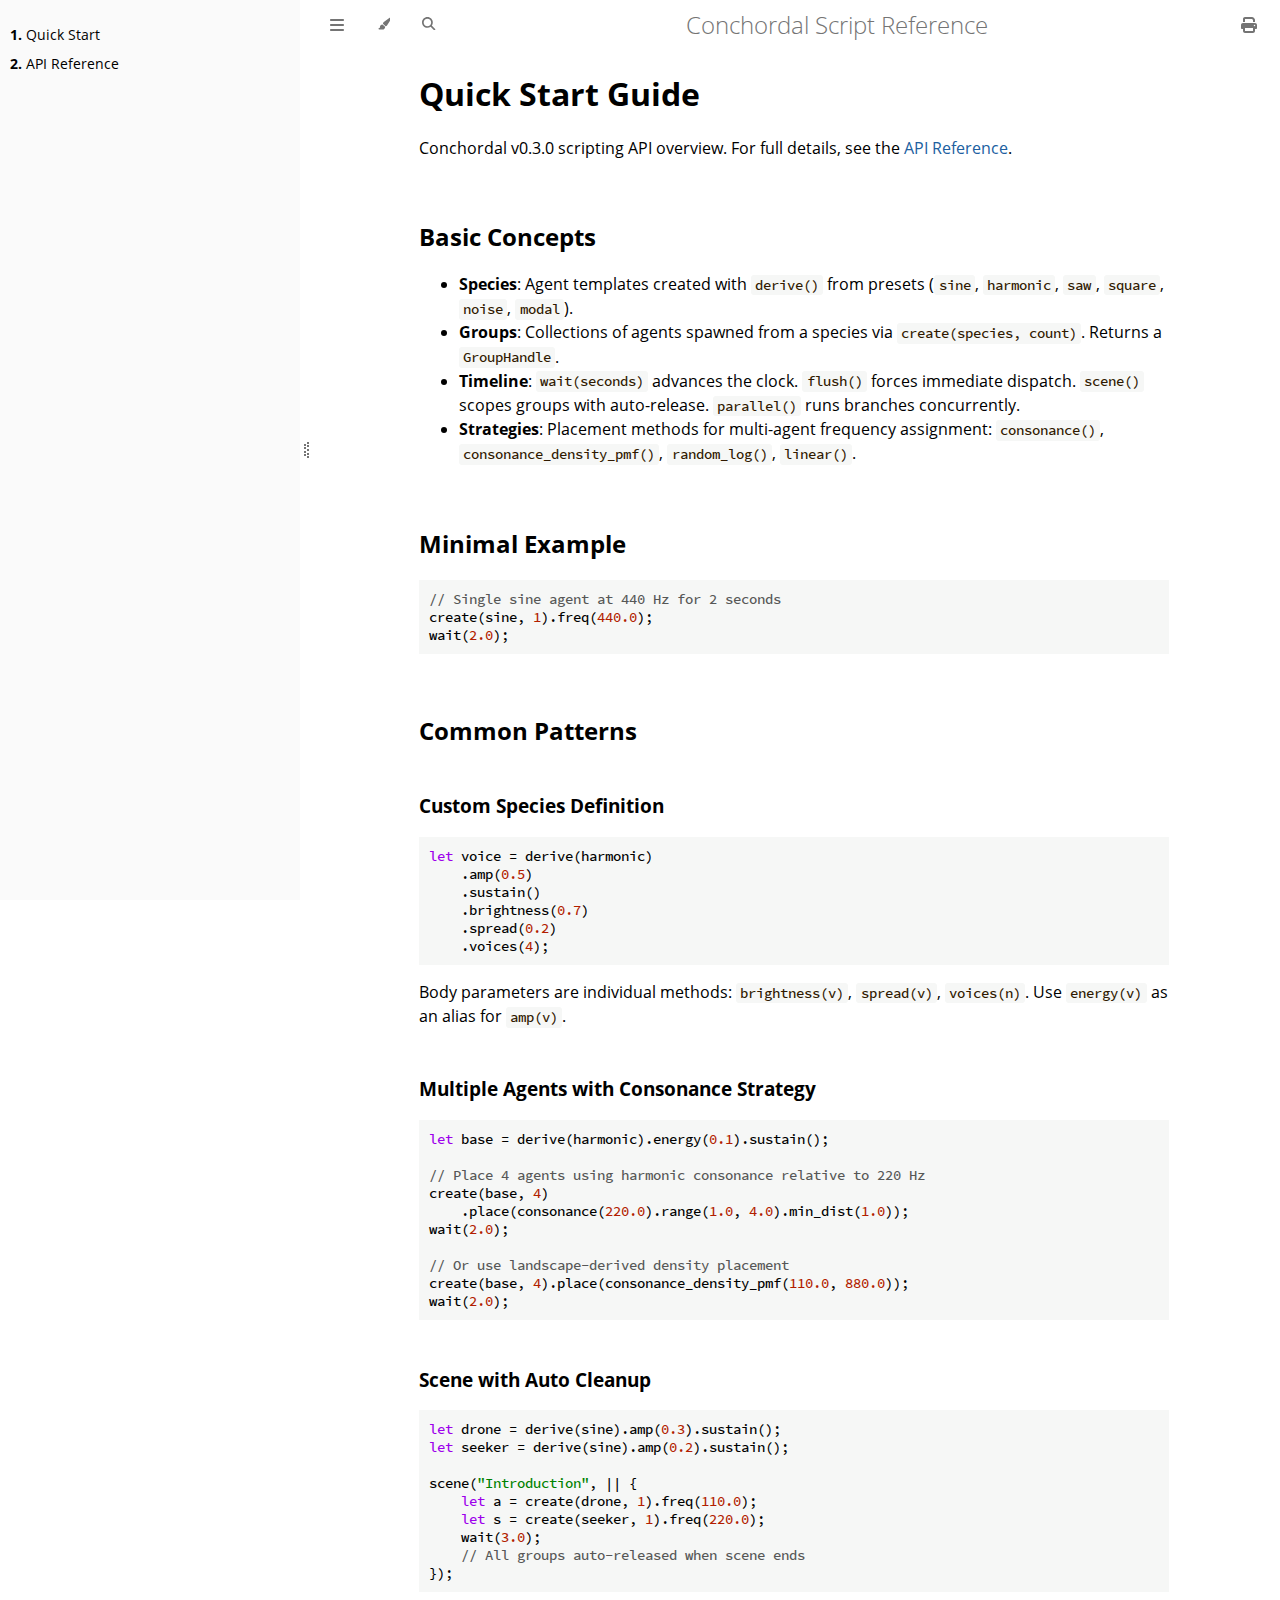
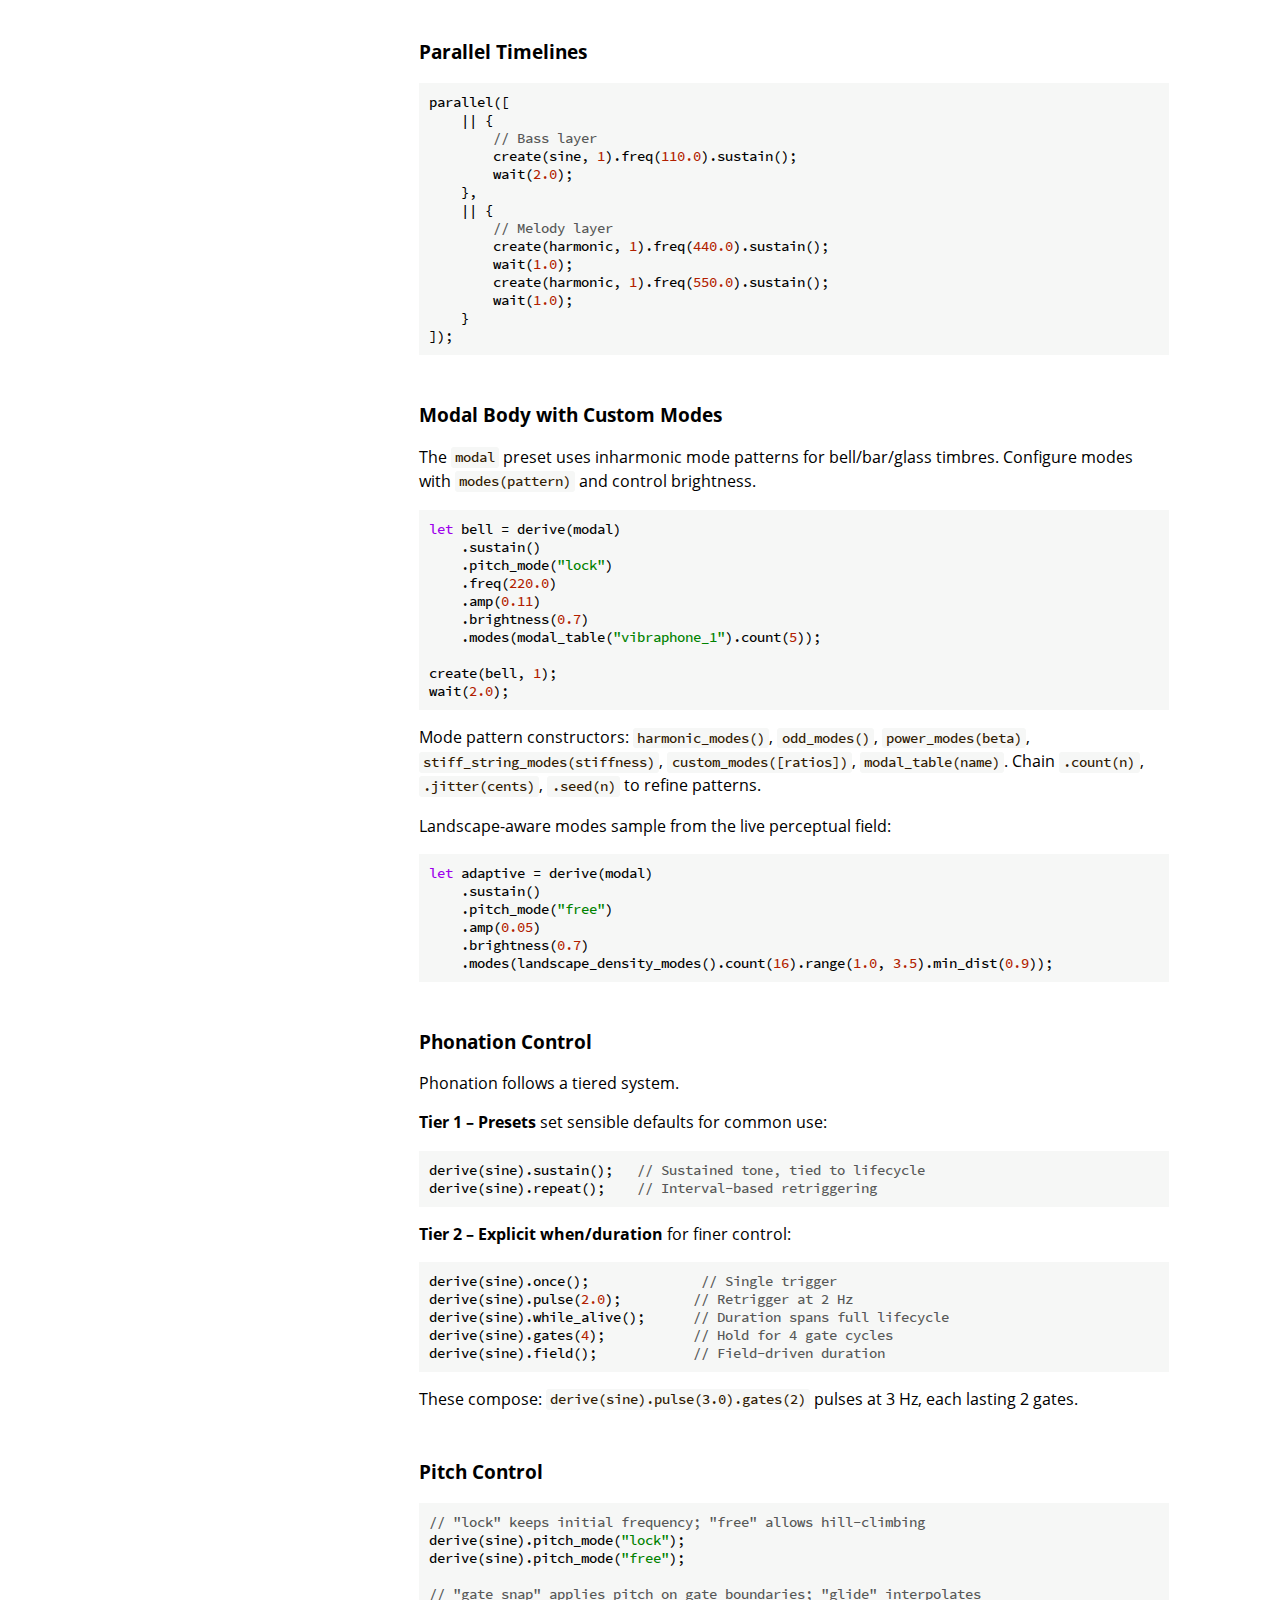
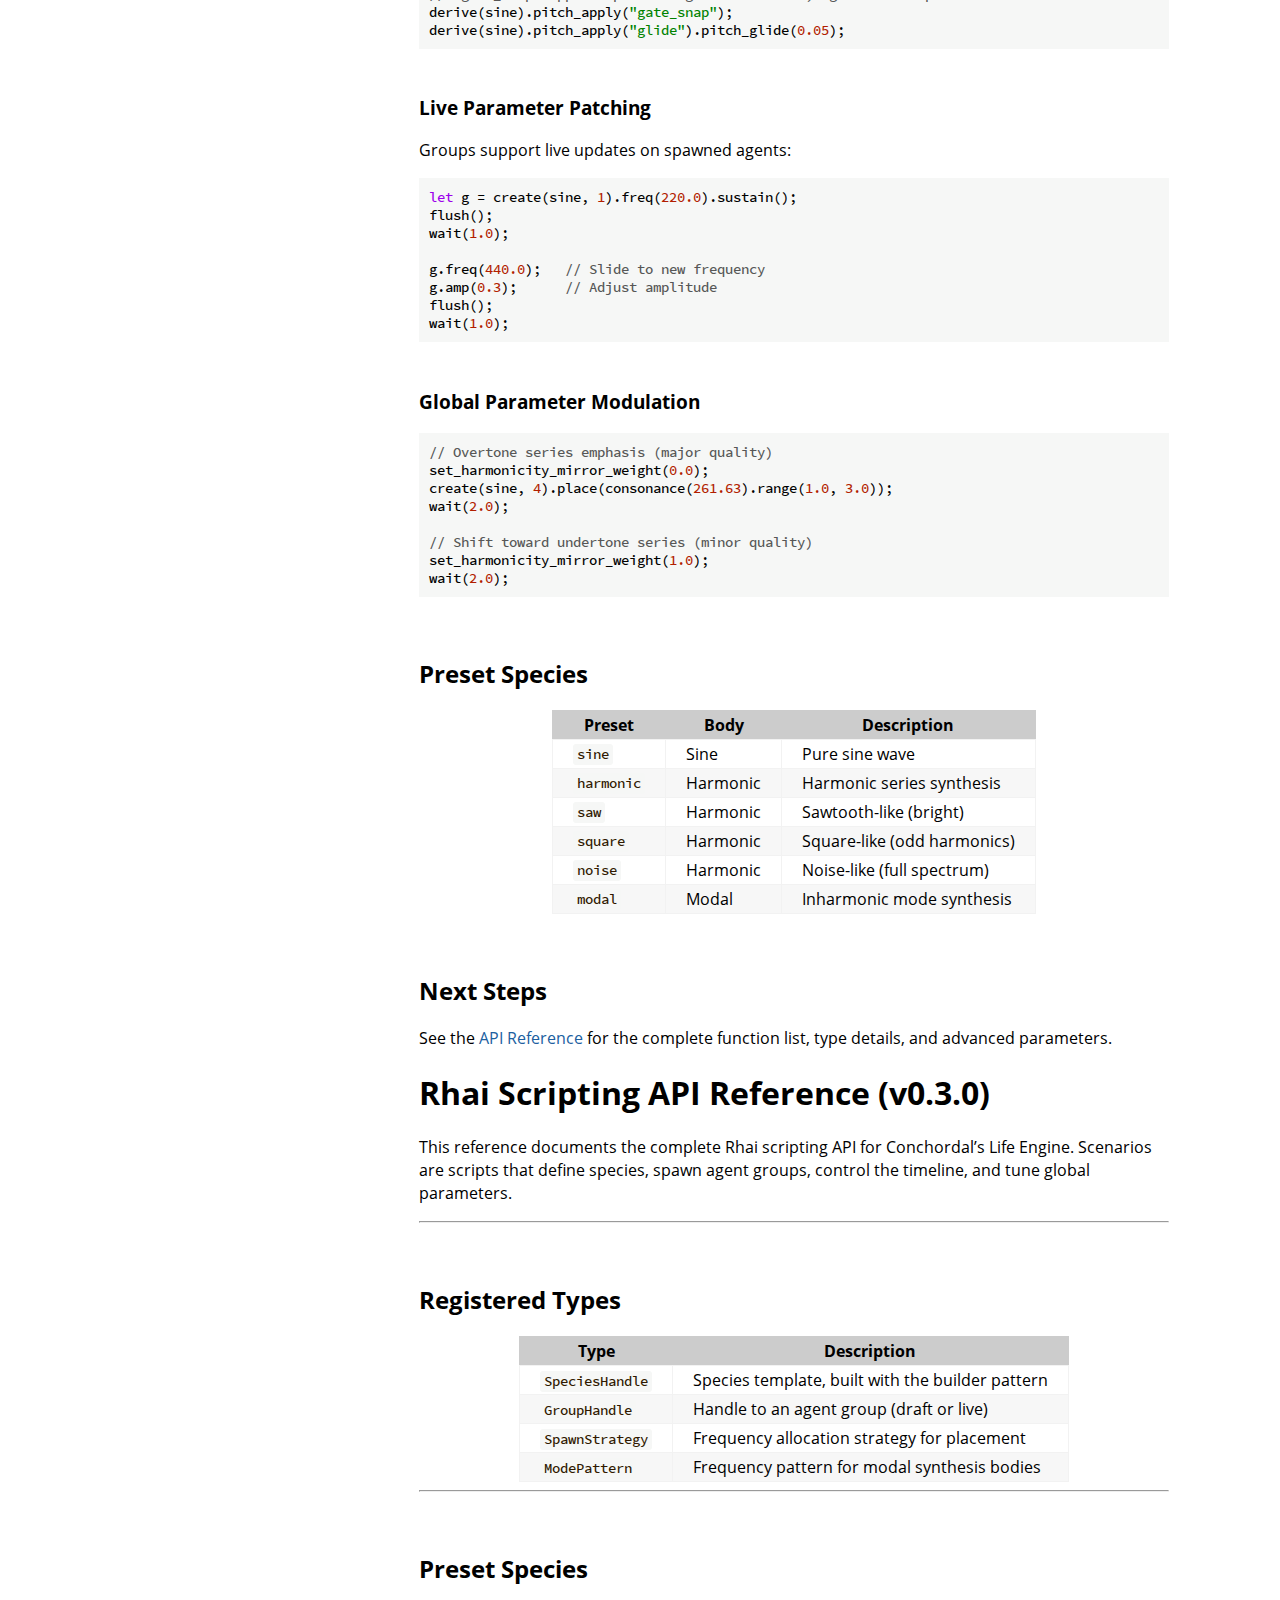
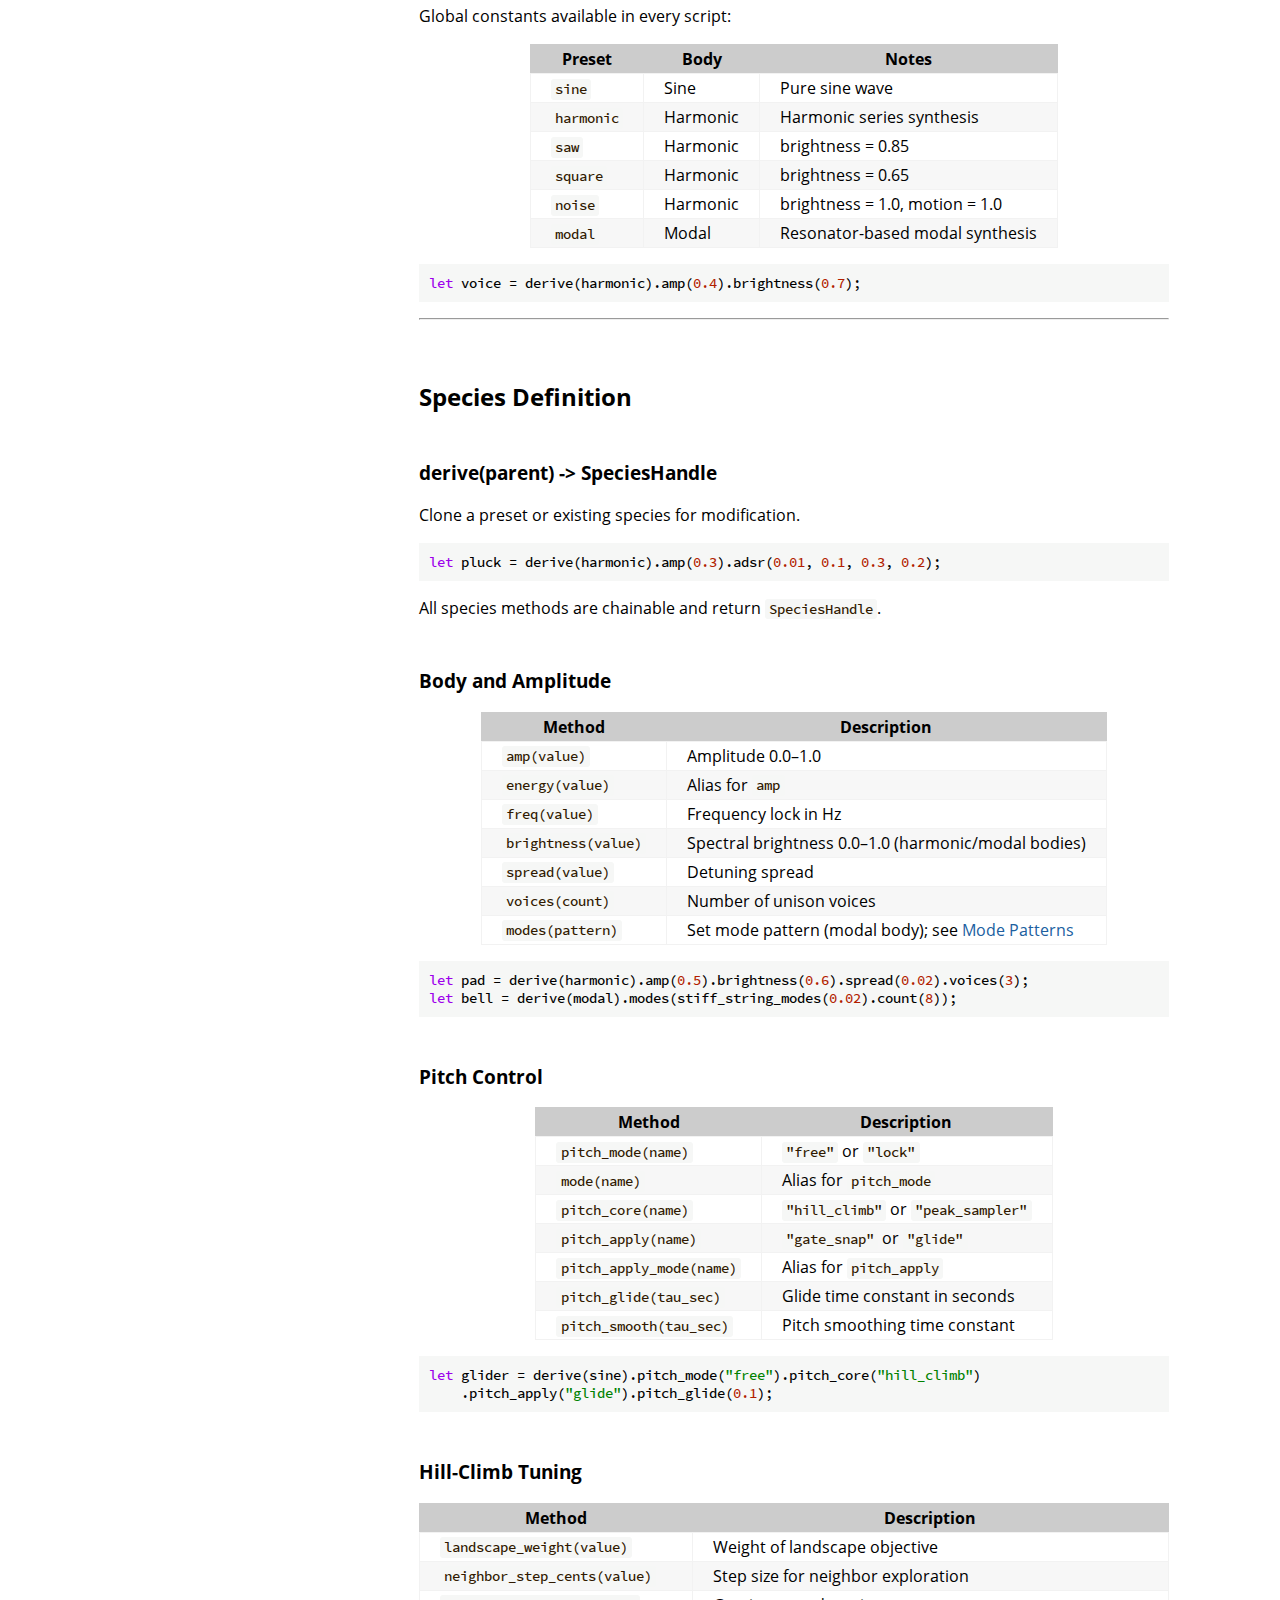
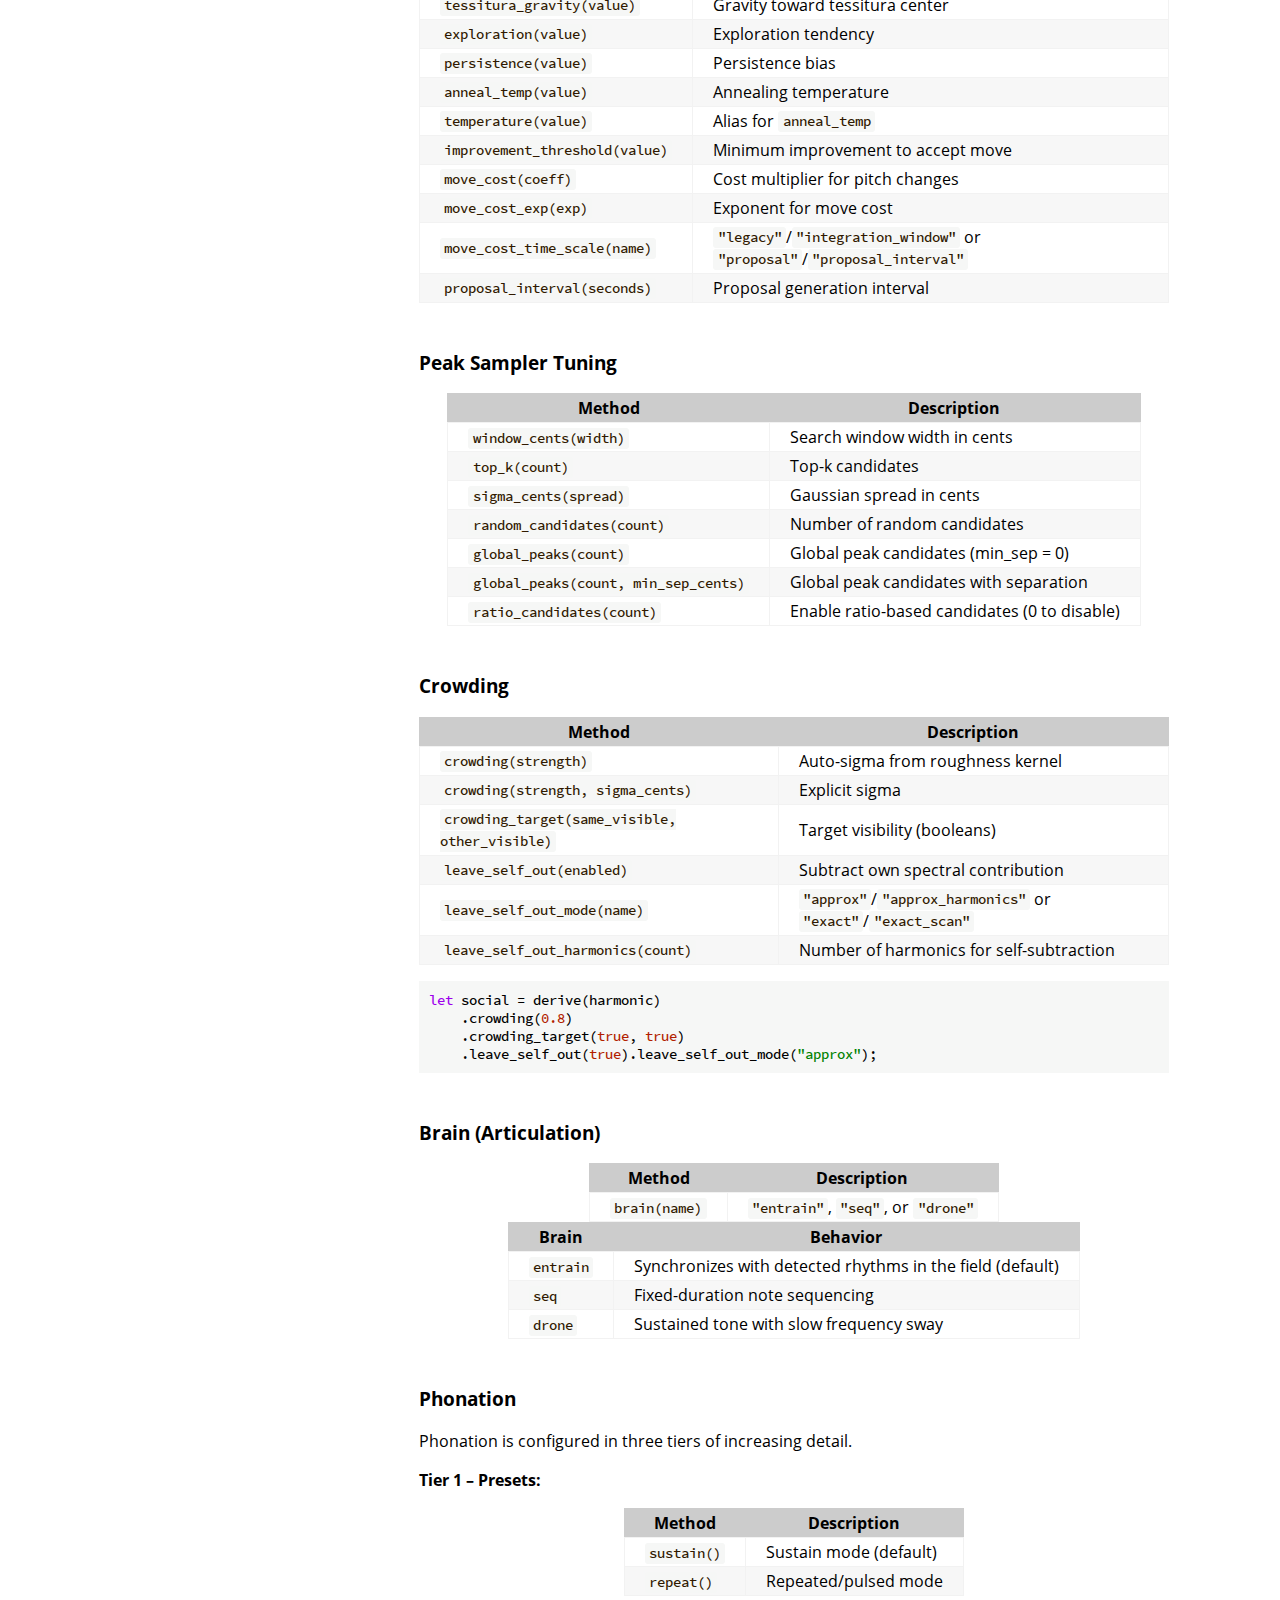
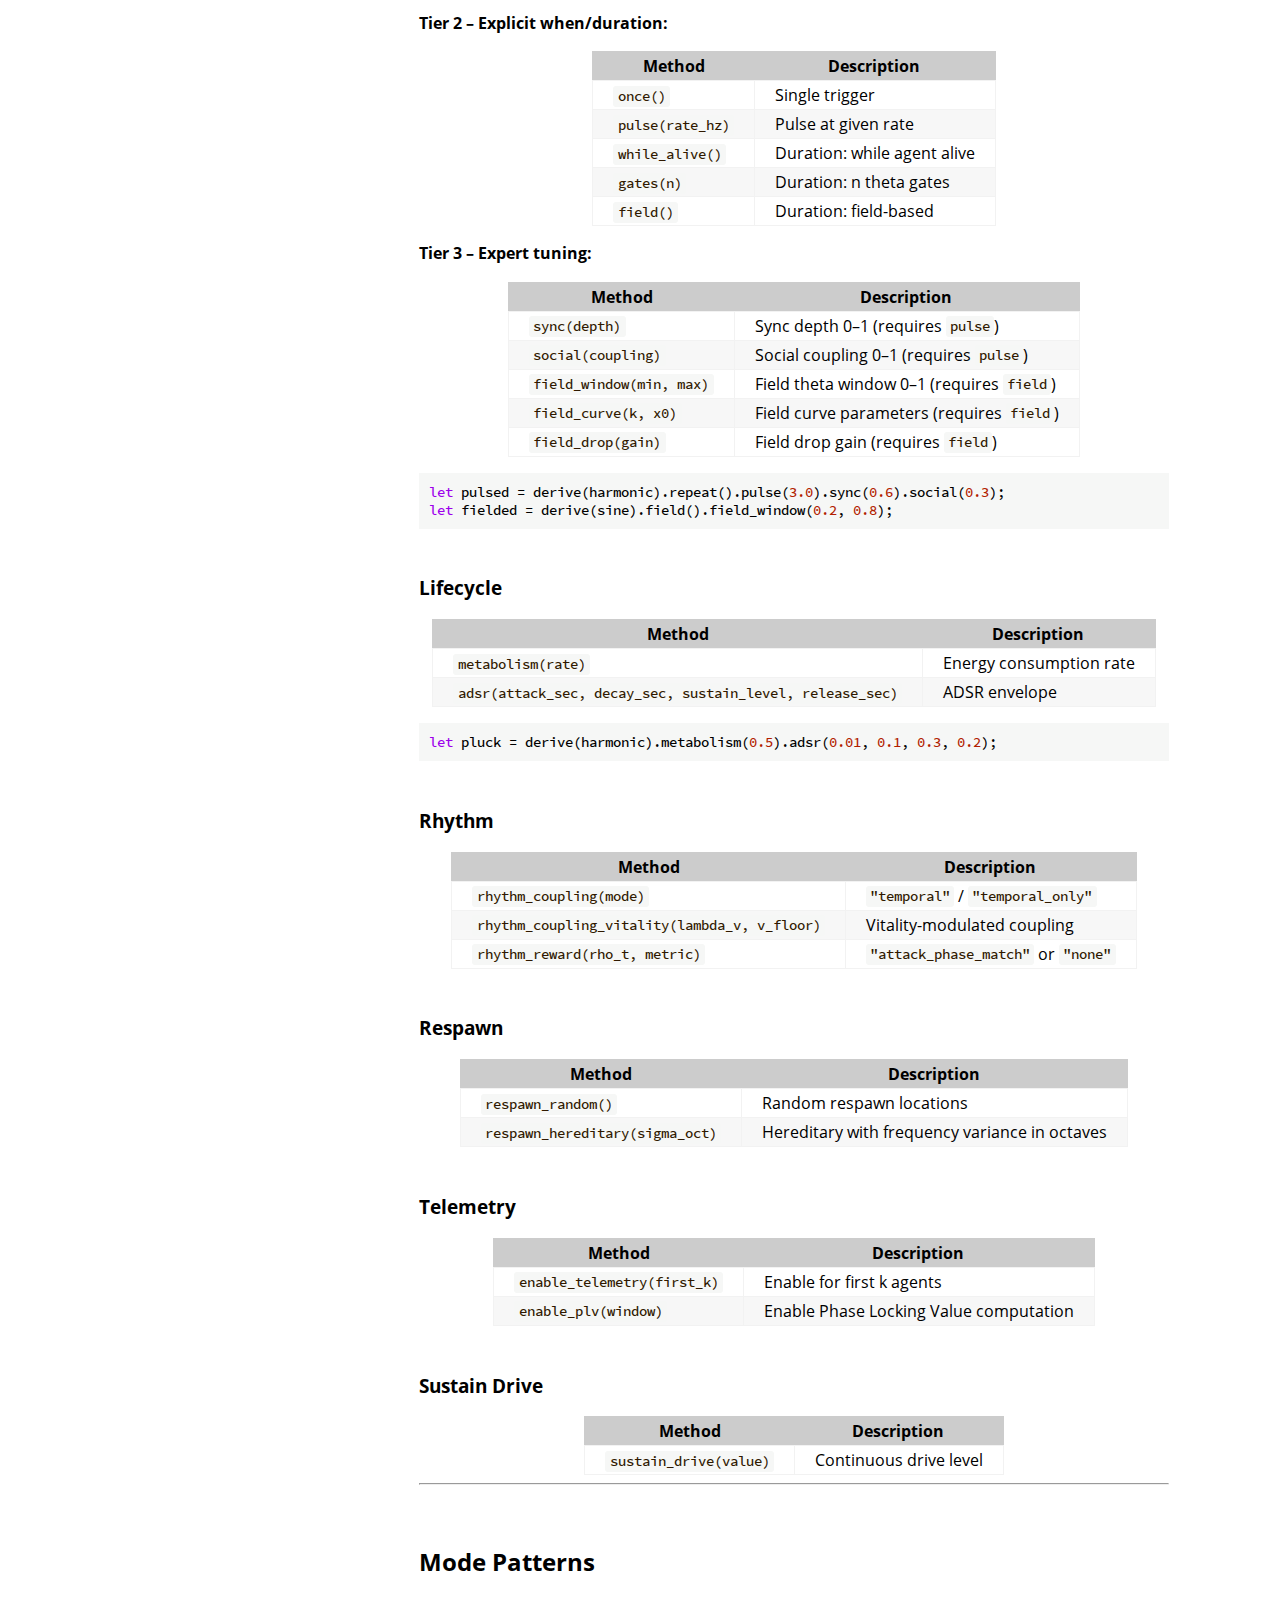
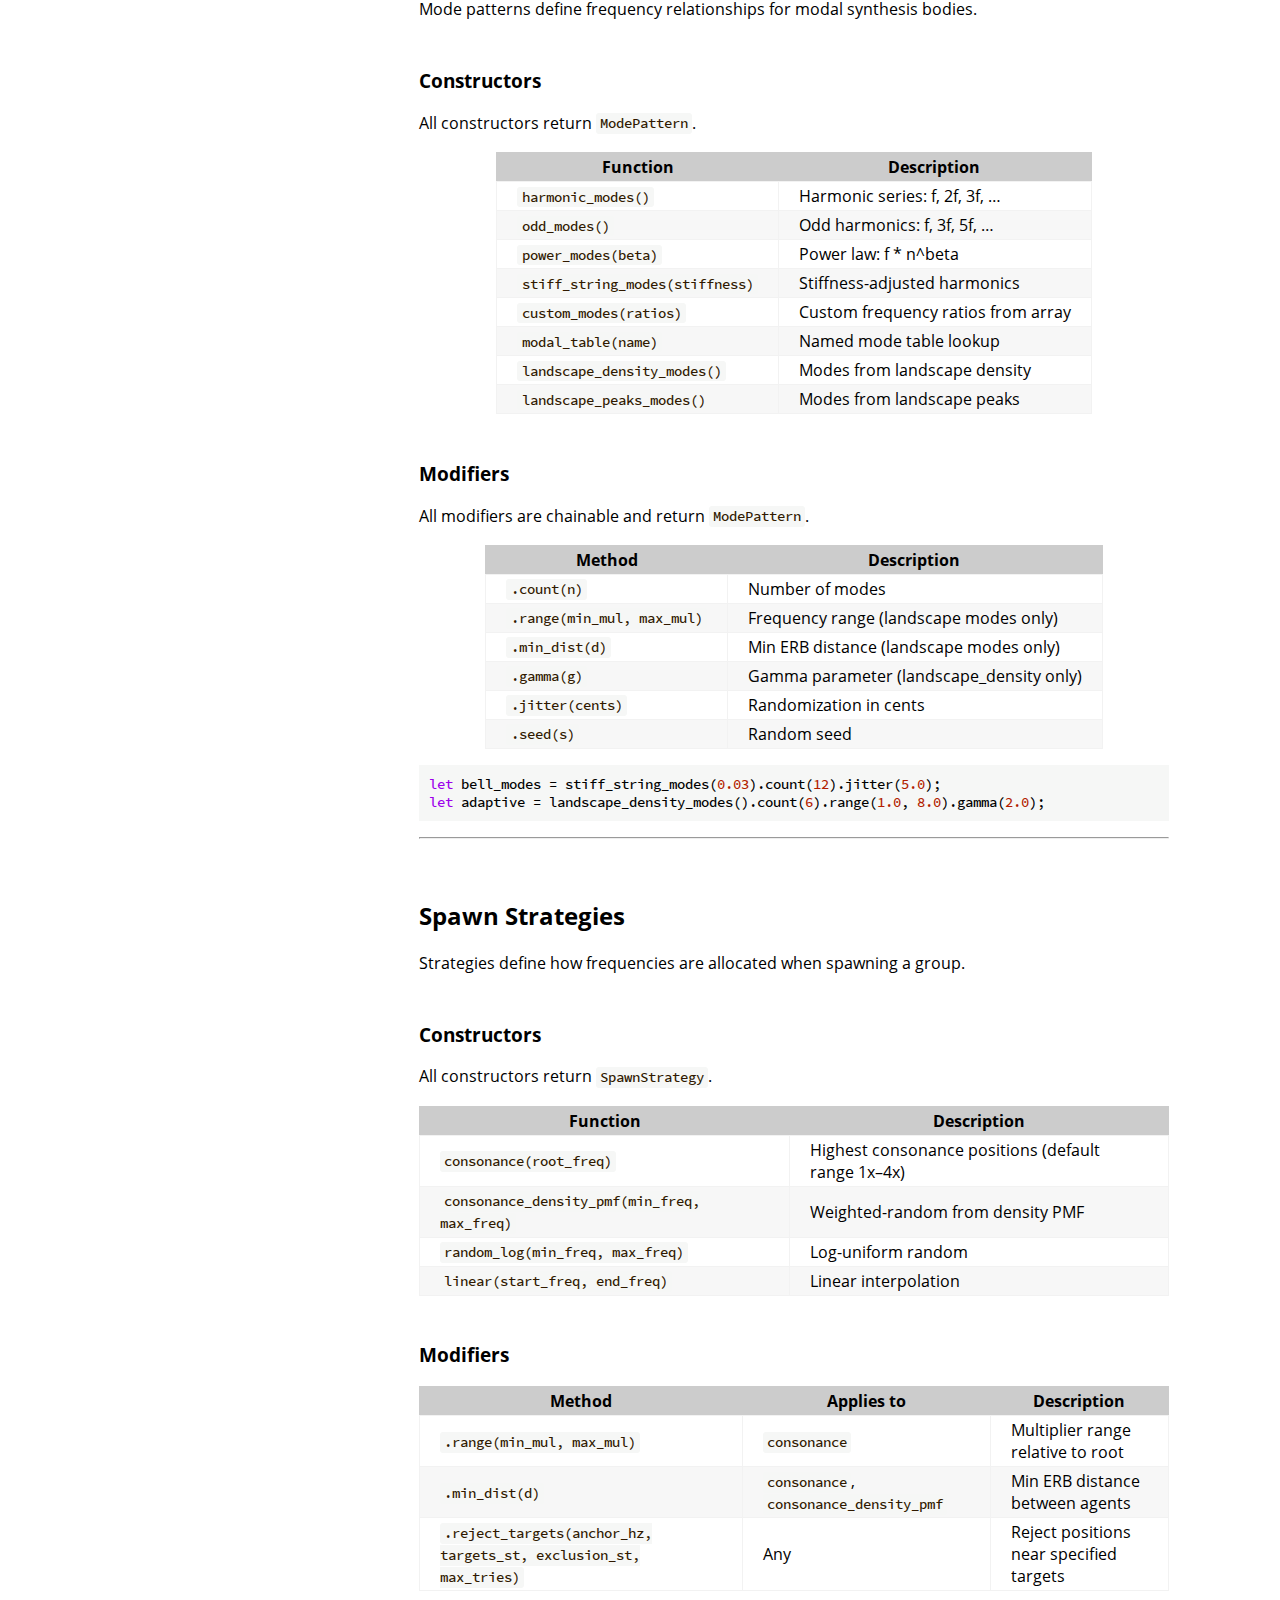
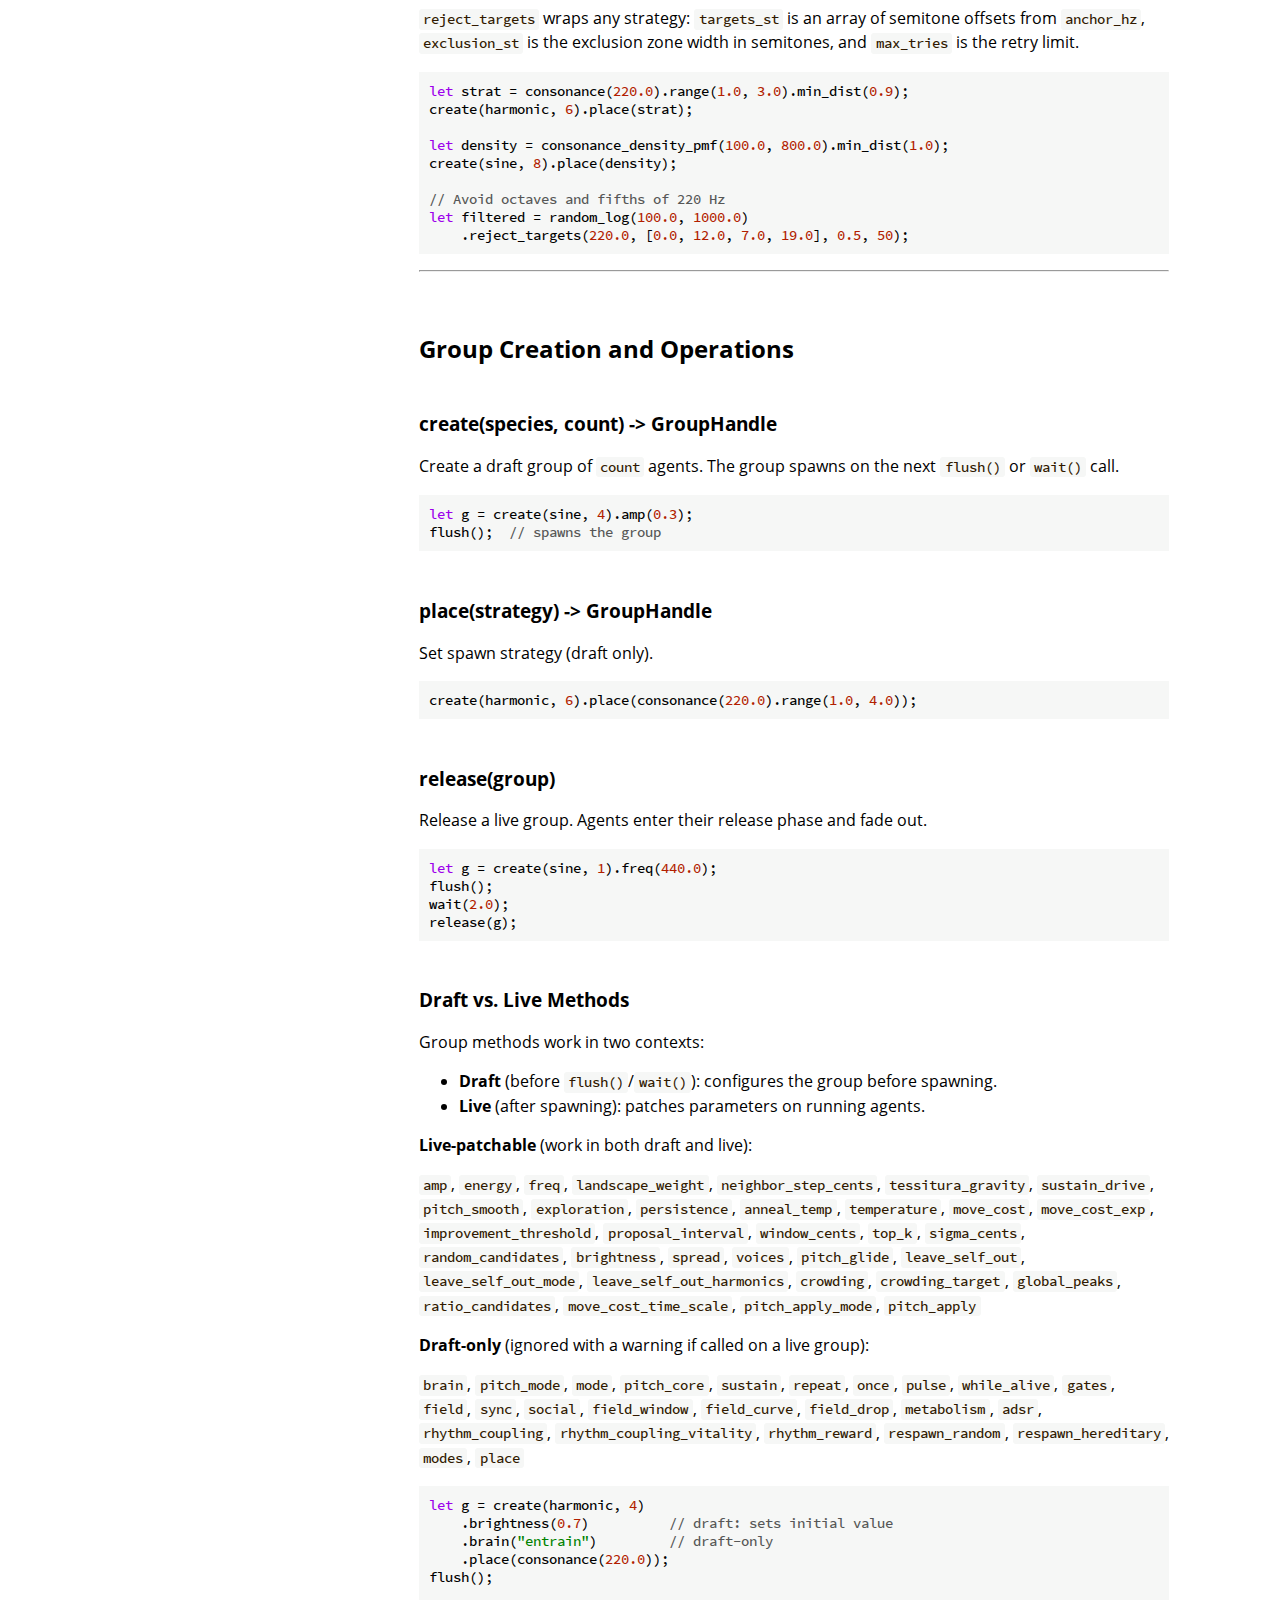
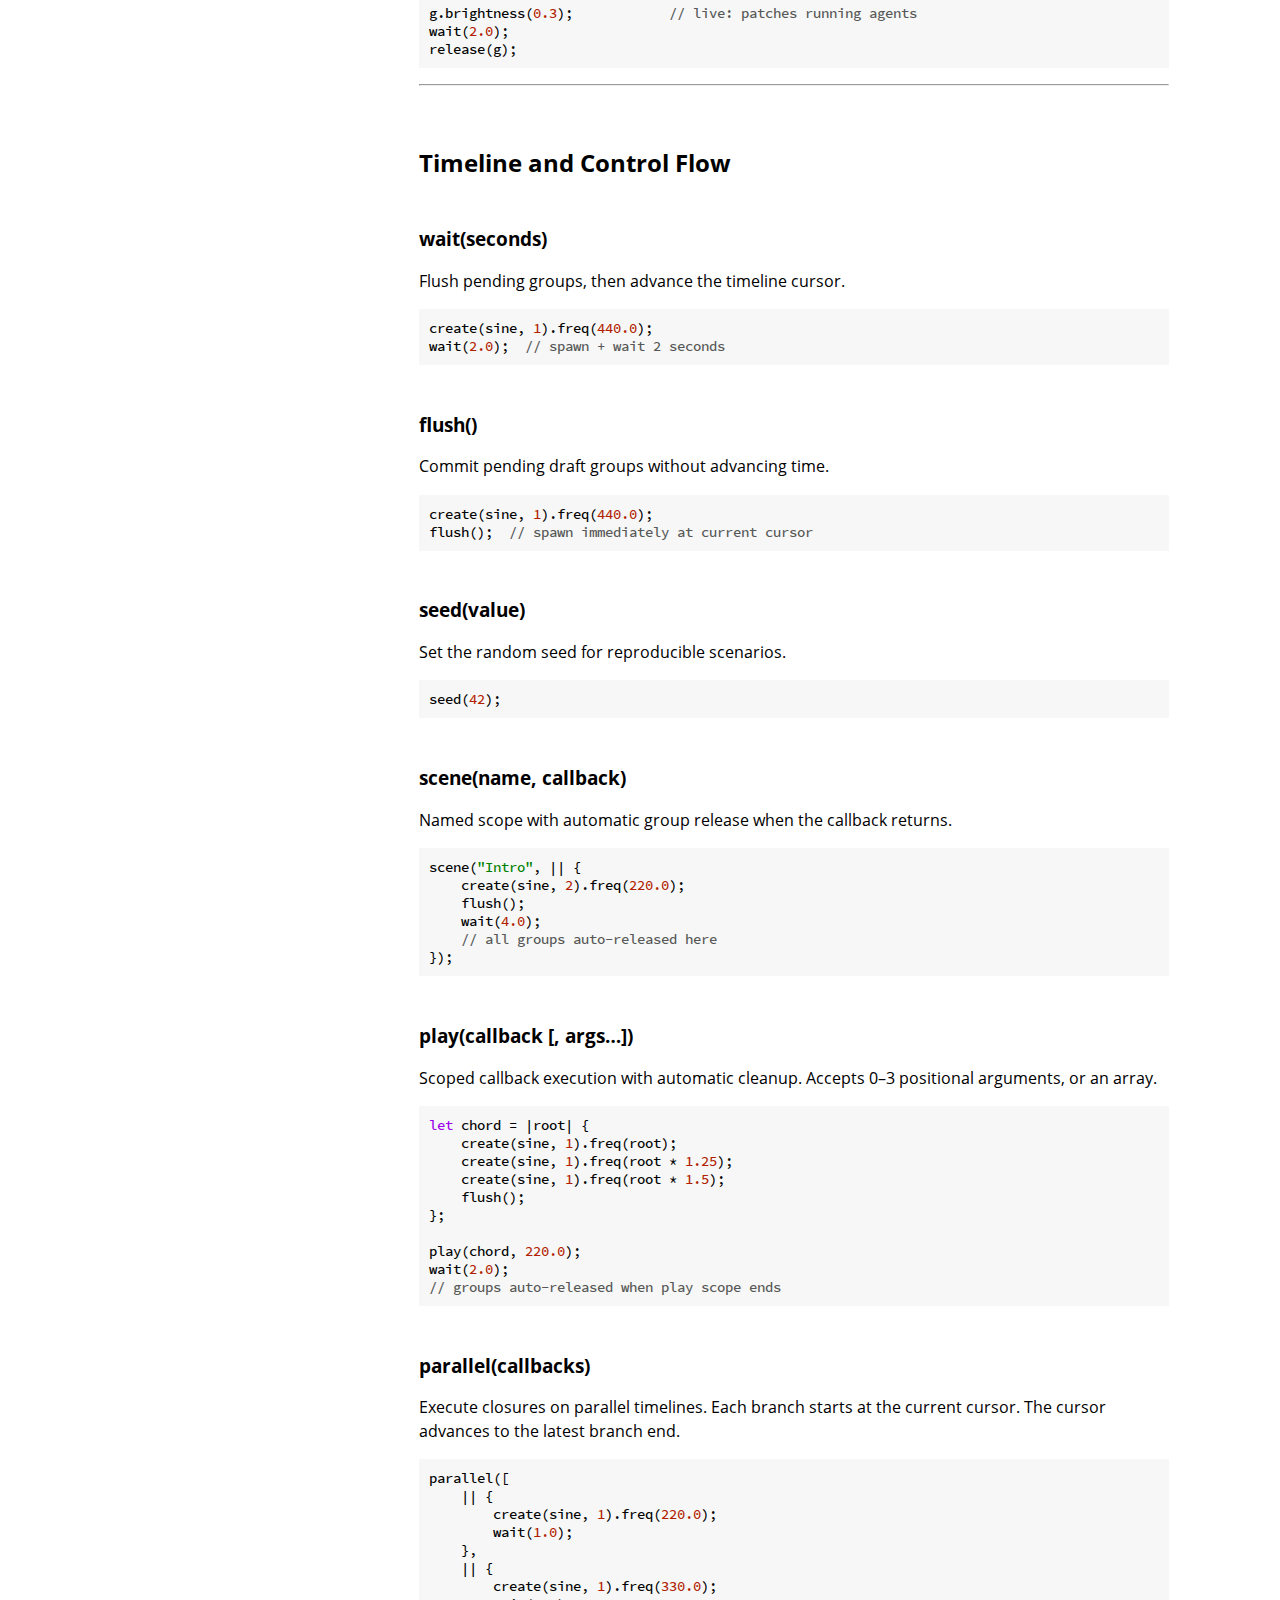
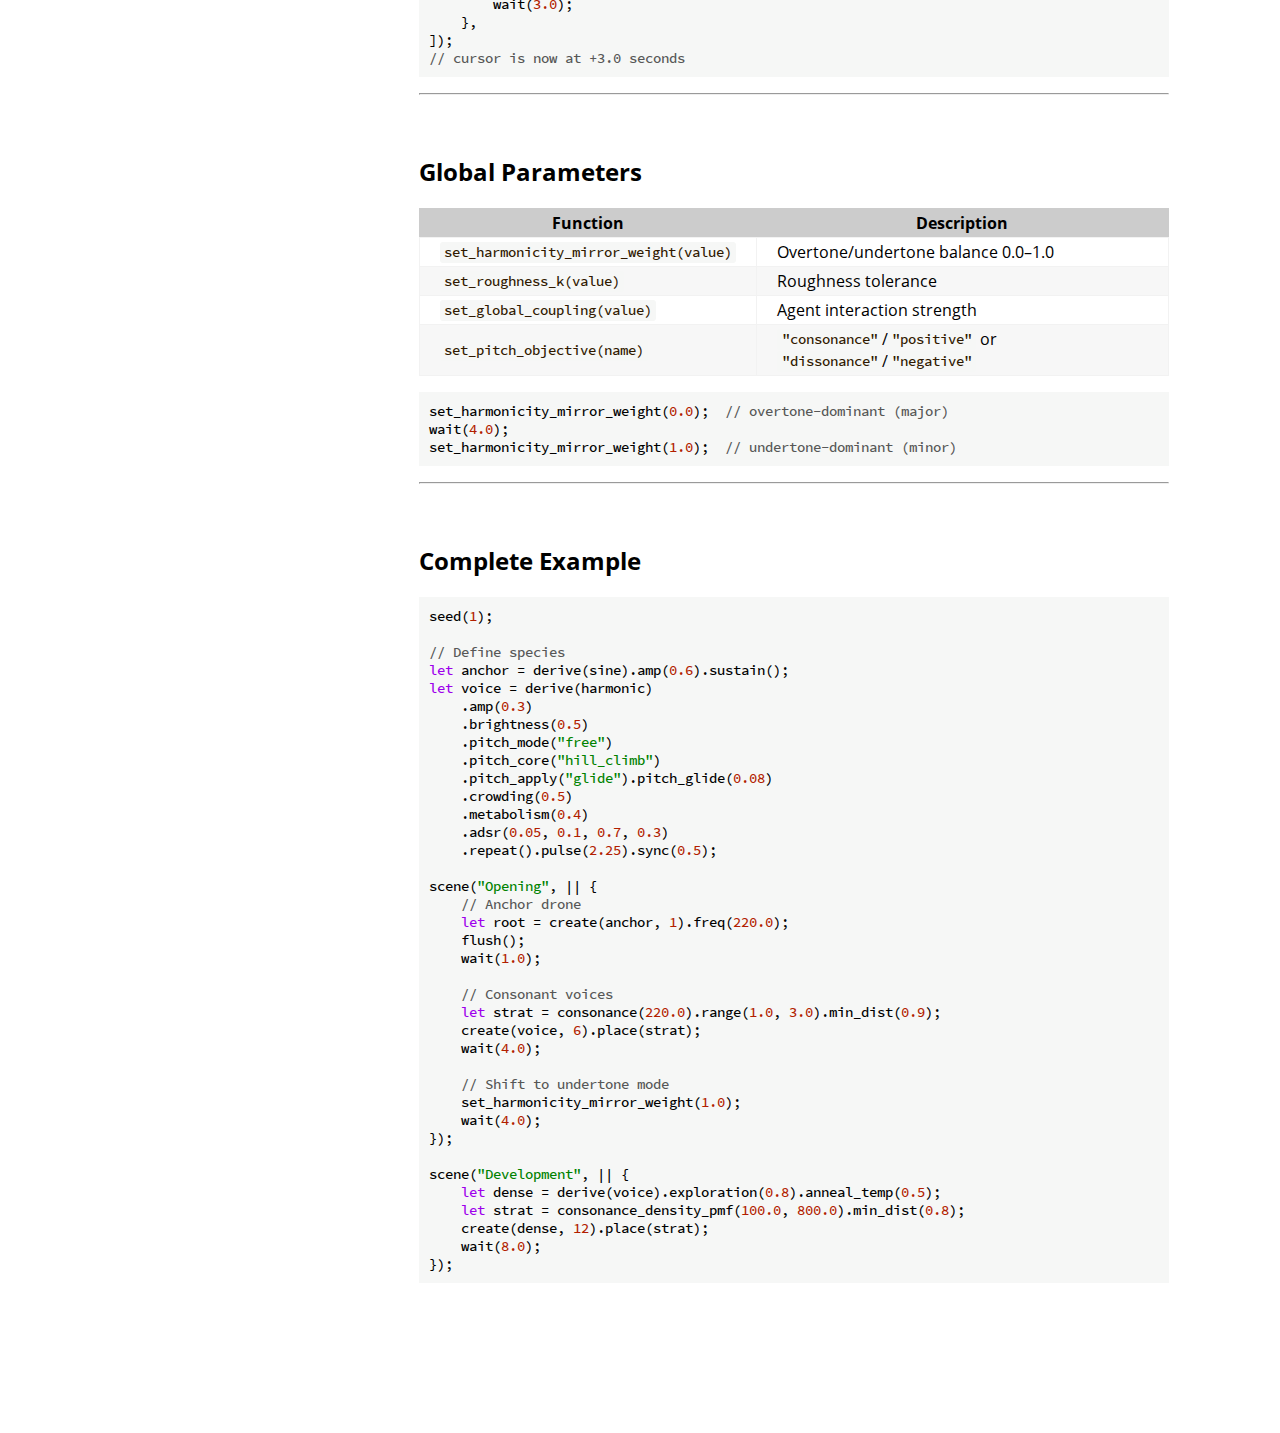
<file: web/static/docs/rhai/print.html>
<!DOCTYPE HTML>
<html lang="en" class="light sidebar-visible" dir="ltr">
    <head>
        <!-- Book generated using mdBook -->
        <meta charset="UTF-8">
        <title>Conchordal Script Reference</title>
        <meta name="robots" content="noindex">


        <!-- Custom HTML head -->

        <meta name="description" content="">
        <meta name="viewport" content="width=device-width, initial-scale=1">
        <meta name="theme-color" content="#ffffff">

        <link rel="icon" href="favicon-de23e50b.svg">
        <link rel="shortcut icon" href="favicon-8114d1fc.png">
        <link rel="stylesheet" href="css/variables-8adf115d.css">
        <link rel="stylesheet" href="css/general-2459343d.css">
        <link rel="stylesheet" href="css/chrome-ae938929.css">
        <link rel="stylesheet" href="css/print-9e4910d8.css" media="print">

        <!-- Fonts -->
        <link rel="stylesheet" href="fonts/fonts-9644e21d.css">

        <!-- Highlight.js Stylesheets -->
        <link rel="stylesheet" id="mdbook-highlight-css" href="highlight-493f70e1.css">
        <link rel="stylesheet" id="mdbook-tomorrow-night-css" href="tomorrow-night-4c0ae647.css">
        <link rel="stylesheet" id="mdbook-ayu-highlight-css" href="ayu-highlight-3fdfc3ac.css">

        <!-- Custom theme stylesheets -->


        <!-- Provide site root and default themes to javascript -->
        <script>
            const path_to_root = "";
            const default_light_theme = "light";
            const default_dark_theme = "navy";
            window.path_to_searchindex_js = "searchindex-214be9d8.js";
        </script>
        <!-- Start loading toc.js asap -->
        <script src="toc-dd2a5500.js"></script>
    </head>
    <body>
    <div id="mdbook-help-container">
        <div id="mdbook-help-popup">
            <h2 class="mdbook-help-title">Keyboard shortcuts</h2>
            <div>
                <p>Press <kbd>←</kbd> or <kbd>→</kbd> to navigate between chapters</p>
                <p>Press <kbd>S</kbd> or <kbd>/</kbd> to search in the book</p>
                <p>Press <kbd>?</kbd> to show this help</p>
                <p>Press <kbd>Esc</kbd> to hide this help</p>
            </div>
        </div>
    </div>
    <div id="mdbook-body-container">
        <!-- Work around some values being stored in localStorage wrapped in quotes -->
        <script>
            try {
                let theme = localStorage.getItem('mdbook-theme');
                let sidebar = localStorage.getItem('mdbook-sidebar');

                if (theme.startsWith('"') && theme.endsWith('"')) {
                    localStorage.setItem('mdbook-theme', theme.slice(1, theme.length - 1));
                }

                if (sidebar.startsWith('"') && sidebar.endsWith('"')) {
                    localStorage.setItem('mdbook-sidebar', sidebar.slice(1, sidebar.length - 1));
                }
            } catch (e) { }
        </script>

        <!-- Set the theme before any content is loaded, prevents flash -->
        <script>
            const default_theme = window.matchMedia("(prefers-color-scheme: dark)").matches ? default_dark_theme : default_light_theme;
            let theme;
            try { theme = localStorage.getItem('mdbook-theme'); } catch(e) { }
            if (theme === null || theme === undefined) { theme = default_theme; }
            const html = document.documentElement;
            html.classList.remove('light')
            html.classList.add(theme);
            html.classList.add("js");
        </script>

        <input type="checkbox" id="mdbook-sidebar-toggle-anchor" class="hidden">

        <!-- Hide / unhide sidebar before it is displayed -->
        <script>
            let sidebar = null;
            const sidebar_toggle = document.getElementById("mdbook-sidebar-toggle-anchor");
            if (document.body.clientWidth >= 1080) {
                try { sidebar = localStorage.getItem('mdbook-sidebar'); } catch(e) { }
                sidebar = sidebar || 'visible';
            } else {
                sidebar = 'hidden';
                sidebar_toggle.checked = false;
            }
            if (sidebar === 'visible') {
                sidebar_toggle.checked = true;
            } else {
                html.classList.remove('sidebar-visible');
            }
        </script>

        <nav id="mdbook-sidebar" class="sidebar" aria-label="Table of contents">
            <!-- populated by js -->
            <mdbook-sidebar-scrollbox class="sidebar-scrollbox"></mdbook-sidebar-scrollbox>
            <noscript>
                <iframe class="sidebar-iframe-outer" src="toc.html"></iframe>
            </noscript>
            <div id="mdbook-sidebar-resize-handle" class="sidebar-resize-handle">
                <div class="sidebar-resize-indicator"></div>
            </div>
        </nav>

        <div id="mdbook-page-wrapper" class="page-wrapper">

            <div class="page">
                <div id="mdbook-menu-bar-hover-placeholder"></div>
                <div id="mdbook-menu-bar" class="menu-bar sticky">
                    <div class="left-buttons">
                        <label id="mdbook-sidebar-toggle" class="icon-button" for="mdbook-sidebar-toggle-anchor" title="Toggle Table of Contents" aria-label="Toggle Table of Contents" aria-controls="mdbook-sidebar">
                            <span class=fa-svg><svg xmlns="http://www.w3.org/2000/svg" viewBox="0 0 448 512"><!--! Font Awesome Free 6.2.0 by @fontawesome - https://fontawesome.com License - https://fontawesome.com/license/free (Icons: CC BY 4.0, Fonts: SIL OFL 1.1, Code: MIT License) Copyright 2022 Fonticons, Inc. --><path d="M0 96C0 78.3 14.3 64 32 64H416c17.7 0 32 14.3 32 32s-14.3 32-32 32H32C14.3 128 0 113.7 0 96zM0 256c0-17.7 14.3-32 32-32H416c17.7 0 32 14.3 32 32s-14.3 32-32 32H32c-17.7 0-32-14.3-32-32zM448 416c0 17.7-14.3 32-32 32H32c-17.7 0-32-14.3-32-32s14.3-32 32-32H416c17.7 0 32 14.3 32 32z"/></svg></span>
                        </label>
                        <button id="mdbook-theme-toggle" class="icon-button" type="button" title="Change theme" aria-label="Change theme" aria-haspopup="true" aria-expanded="false" aria-controls="mdbook-theme-list">
                            <span class=fa-svg><svg xmlns="http://www.w3.org/2000/svg" viewBox="0 0 576 512"><!--! Font Awesome Free 6.2.0 by @fontawesome - https://fontawesome.com License - https://fontawesome.com/license/free (Icons: CC BY 4.0, Fonts: SIL OFL 1.1, Code: MIT License) Copyright 2022 Fonticons, Inc. --><path d="M371.3 367.1c27.3-3.9 51.9-19.4 67.2-42.9L600.2 74.1c12.6-19.5 9.4-45.3-7.6-61.2S549.7-4.4 531.1 9.6L294.4 187.2c-24 18-38.2 46.1-38.4 76.1L371.3 367.1zm-19.6 25.4l-116-104.4C175.9 290.3 128 339.6 128 400c0 3.9 .2 7.8 .6 11.6c1.8 17.5-10.2 36.4-27.8 36.4H96c-17.7 0-32 14.3-32 32s14.3 32 32 32H240c61.9 0 112-50.1 112-112c0-2.5-.1-5-.2-7.5z"/></svg></span>
                        </button>
                        <ul id="mdbook-theme-list" class="theme-popup" aria-label="Themes" role="menu">
                            <li role="none"><button role="menuitem" class="theme" id="mdbook-theme-default_theme">Auto</button></li>
                            <li role="none"><button role="menuitem" class="theme" id="mdbook-theme-light">Light</button></li>
                            <li role="none"><button role="menuitem" class="theme" id="mdbook-theme-rust">Rust</button></li>
                            <li role="none"><button role="menuitem" class="theme" id="mdbook-theme-coal">Coal</button></li>
                            <li role="none"><button role="menuitem" class="theme" id="mdbook-theme-navy">Navy</button></li>
                            <li role="none"><button role="menuitem" class="theme" id="mdbook-theme-ayu">Ayu</button></li>
                        </ul>
                        <button id="mdbook-search-toggle" class="icon-button" type="button" title="Search (`/`)" aria-label="Toggle Searchbar" aria-expanded="false" aria-keyshortcuts="/ s" aria-controls="mdbook-searchbar">
                            <span class=fa-svg><svg xmlns="http://www.w3.org/2000/svg" viewBox="0 0 512 512"><!--! Font Awesome Free 6.2.0 by @fontawesome - https://fontawesome.com License - https://fontawesome.com/license/free (Icons: CC BY 4.0, Fonts: SIL OFL 1.1, Code: MIT License) Copyright 2022 Fonticons, Inc. --><path d="M416 208c0 45.9-14.9 88.3-40 122.7L502.6 457.4c12.5 12.5 12.5 32.8 0 45.3s-32.8 12.5-45.3 0L330.7 376c-34.4 25.2-76.8 40-122.7 40C93.1 416 0 322.9 0 208S93.1 0 208 0S416 93.1 416 208zM208 352c79.5 0 144-64.5 144-144s-64.5-144-144-144S64 128.5 64 208s64.5 144 144 144z"/></svg></span>
                        </button>
                    </div>

                    <h1 class="menu-title">Conchordal Script Reference</h1>

                    <div class="right-buttons">
                        <a href="print.html" title="Print this book" aria-label="Print this book">
                            <span class=fa-svg id="print-button"><svg xmlns="http://www.w3.org/2000/svg" viewBox="0 0 512 512"><!--! Font Awesome Free 6.2.0 by @fontawesome - https://fontawesome.com License - https://fontawesome.com/license/free (Icons: CC BY 4.0, Fonts: SIL OFL 1.1, Code: MIT License) Copyright 2022 Fonticons, Inc. --><path d="M128 0C92.7 0 64 28.7 64 64v96h64V64H354.7L384 93.3V160h64V93.3c0-17-6.7-33.3-18.7-45.3L400 18.7C388 6.7 371.7 0 354.7 0H128zM384 352v32 64H128V384 368 352H384zm64 32h32c17.7 0 32-14.3 32-32V256c0-35.3-28.7-64-64-64H64c-35.3 0-64 28.7-64 64v96c0 17.7 14.3 32 32 32H64v64c0 35.3 28.7 64 64 64H384c35.3 0 64-28.7 64-64V384zm-16-88c-13.3 0-24-10.7-24-24s10.7-24 24-24s24 10.7 24 24s-10.7 24-24 24z"/></svg></span>
                        </a>

                    </div>
                </div>

                <div id="mdbook-search-wrapper" class="hidden">
                    <form id="mdbook-searchbar-outer" class="searchbar-outer">
                        <div class="search-wrapper">
                            <input type="search" id="mdbook-searchbar" name="searchbar" placeholder="Search this book ..." aria-controls="mdbook-searchresults-outer" aria-describedby="searchresults-header">
                            <div class="spinner-wrapper">
                                <span class=fa-svg id="fa-spin"><svg xmlns="http://www.w3.org/2000/svg" viewBox="0 0 512 512"><!--! Font Awesome Free 6.2.0 by @fontawesome - https://fontawesome.com License - https://fontawesome.com/license/free (Icons: CC BY 4.0, Fonts: SIL OFL 1.1, Code: MIT License) Copyright 2022 Fonticons, Inc. --><path d="M304 48c0-26.5-21.5-48-48-48s-48 21.5-48 48s21.5 48 48 48s48-21.5 48-48zm0 416c0-26.5-21.5-48-48-48s-48 21.5-48 48s21.5 48 48 48s48-21.5 48-48zM48 304c26.5 0 48-21.5 48-48s-21.5-48-48-48s-48 21.5-48 48s21.5 48 48 48zm464-48c0-26.5-21.5-48-48-48s-48 21.5-48 48s21.5 48 48 48s48-21.5 48-48zM142.9 437c18.7-18.7 18.7-49.1 0-67.9s-49.1-18.7-67.9 0s-18.7 49.1 0 67.9s49.1 18.7 67.9 0zm0-294.2c18.7-18.7 18.7-49.1 0-67.9S93.7 56.2 75 75s-18.7 49.1 0 67.9s49.1 18.7 67.9 0zM369.1 437c18.7 18.7 49.1 18.7 67.9 0s18.7-49.1 0-67.9s-49.1-18.7-67.9 0s-18.7 49.1 0 67.9z"/></svg></span>
                            </div>
                        </div>
                    </form>
                    <div id="mdbook-searchresults-outer" class="searchresults-outer hidden">
                        <div id="mdbook-searchresults-header" class="searchresults-header"></div>
                        <ul id="mdbook-searchresults">
                        </ul>
                    </div>
                </div>

                <!-- Apply ARIA attributes after the sidebar and the sidebar toggle button are added to the DOM -->
                <script>
                    document.getElementById('mdbook-sidebar-toggle').setAttribute('aria-expanded', sidebar === 'visible');
                    document.getElementById('mdbook-sidebar').setAttribute('aria-hidden', sidebar !== 'visible');
                    Array.from(document.querySelectorAll('#mdbook-sidebar a')).forEach(function(link) {
                        link.setAttribute('tabIndex', sidebar === 'visible' ? 0 : -1);
                    });
                </script>

                <div id="mdbook-content" class="content">
                    <main>
                        <h1 id="quick-start-guide"><a class="header" href="#quick-start-guide">Quick Start Guide</a></h1>
<p>Conchordal v0.3.0 scripting API overview. For full details, see the <a href="#rhai-scripting-api-reference-v030">API Reference</a>.</p>
<h2 id="basic-concepts"><a class="header" href="#basic-concepts">Basic Concepts</a></h2>
<ul>
<li><strong>Species</strong>: Agent templates created with <code>derive()</code> from presets (<code>sine</code>, <code>harmonic</code>, <code>saw</code>, <code>square</code>, <code>noise</code>, <code>modal</code>).</li>
<li><strong>Groups</strong>: Collections of agents spawned from a species via <code>create(species, count)</code>. Returns a <code>GroupHandle</code>.</li>
<li><strong>Timeline</strong>: <code>wait(seconds)</code> advances the clock. <code>flush()</code> forces immediate dispatch. <code>scene()</code> scopes groups with auto-release. <code>parallel()</code> runs branches concurrently.</li>
<li><strong>Strategies</strong>: Placement methods for multi-agent frequency assignment: <code>consonance()</code>, <code>consonance_density_pmf()</code>, <code>random_log()</code>, <code>linear()</code>.</li>
</ul>
<h2 id="minimal-example"><a class="header" href="#minimal-example">Minimal Example</a></h2>
<pre><code class="language-ts">// Single sine agent at 440 Hz for 2 seconds
create(sine, 1).freq(440.0);
wait(2.0);
</code></pre>
<h2 id="common-patterns"><a class="header" href="#common-patterns">Common Patterns</a></h2>
<h3 id="custom-species-definition"><a class="header" href="#custom-species-definition">Custom Species Definition</a></h3>
<pre><code class="language-ts">let voice = derive(harmonic)
    .amp(0.5)
    .sustain()
    .brightness(0.7)
    .spread(0.2)
    .voices(4);
</code></pre>
<p>Body parameters are individual methods: <code>brightness(v)</code>, <code>spread(v)</code>, <code>voices(n)</code>.
Use <code>energy(v)</code> as an alias for <code>amp(v)</code>.</p>
<h3 id="multiple-agents-with-consonance-strategy"><a class="header" href="#multiple-agents-with-consonance-strategy">Multiple Agents with Consonance Strategy</a></h3>
<pre><code class="language-ts">let base = derive(harmonic).energy(0.1).sustain();

// Place 4 agents using harmonic consonance relative to 220 Hz
create(base, 4)
    .place(consonance(220.0).range(1.0, 4.0).min_dist(1.0));
wait(2.0);

// Or use landscape-derived density placement
create(base, 4).place(consonance_density_pmf(110.0, 880.0));
wait(2.0);
</code></pre>
<h3 id="scene-with-auto-cleanup"><a class="header" href="#scene-with-auto-cleanup">Scene with Auto Cleanup</a></h3>
<pre><code class="language-ts">let drone = derive(sine).amp(0.3).sustain();
let seeker = derive(sine).amp(0.2).sustain();

scene("Introduction", || {
    let a = create(drone, 1).freq(110.0);
    let s = create(seeker, 1).freq(220.0);
    wait(3.0);
    // All groups auto-released when scene ends
});
</code></pre>
<h3 id="parallel-timelines"><a class="header" href="#parallel-timelines">Parallel Timelines</a></h3>
<pre><code class="language-ts">parallel([
    || {
        // Bass layer
        create(sine, 1).freq(110.0).sustain();
        wait(2.0);
    },
    || {
        // Melody layer
        create(harmonic, 1).freq(440.0).sustain();
        wait(1.0);
        create(harmonic, 1).freq(550.0).sustain();
        wait(1.0);
    }
]);
</code></pre>
<h3 id="modal-body-with-custom-modes"><a class="header" href="#modal-body-with-custom-modes">Modal Body with Custom Modes</a></h3>
<p>The <code>modal</code> preset uses inharmonic mode patterns for bell/bar/glass timbres.
Configure modes with <code>modes(pattern)</code> and control brightness.</p>
<pre><code class="language-ts">let bell = derive(modal)
    .sustain()
    .pitch_mode("lock")
    .freq(220.0)
    .amp(0.11)
    .brightness(0.7)
    .modes(modal_table("vibraphone_1").count(5));

create(bell, 1);
wait(2.0);
</code></pre>
<p>Mode pattern constructors: <code>harmonic_modes()</code>, <code>odd_modes()</code>, <code>power_modes(beta)</code>,
<code>stiff_string_modes(stiffness)</code>, <code>custom_modes([ratios])</code>, <code>modal_table(name)</code>.
Chain <code>.count(n)</code>, <code>.jitter(cents)</code>, <code>.seed(n)</code> to refine patterns.</p>
<p>Landscape-aware modes sample from the live perceptual field:</p>
<pre><code class="language-ts">let adaptive = derive(modal)
    .sustain()
    .pitch_mode("free")
    .amp(0.05)
    .brightness(0.7)
    .modes(landscape_density_modes().count(16).range(1.0, 3.5).min_dist(0.9));
</code></pre>
<h3 id="phonation-control"><a class="header" href="#phonation-control">Phonation Control</a></h3>
<p>Phonation follows a tiered system.</p>
<p><strong>Tier 1 – Presets</strong> set sensible defaults for common use:</p>
<pre><code class="language-ts">derive(sine).sustain();   // Sustained tone, tied to lifecycle
derive(sine).repeat();    // Interval-based retriggering
</code></pre>
<p><strong>Tier 2 – Explicit when/duration</strong> for finer control:</p>
<pre><code class="language-ts">derive(sine).once();              // Single trigger
derive(sine).pulse(2.0);         // Retrigger at 2 Hz
derive(sine).while_alive();      // Duration spans full lifecycle
derive(sine).gates(4);           // Hold for 4 gate cycles
derive(sine).field();            // Field-driven duration
</code></pre>
<p>These compose: <code>derive(sine).pulse(3.0).gates(2)</code> pulses at 3 Hz, each lasting 2 gates.</p>
<h3 id="pitch-control"><a class="header" href="#pitch-control">Pitch Control</a></h3>
<pre><code class="language-ts">// "lock" keeps initial frequency; "free" allows hill-climbing
derive(sine).pitch_mode("lock");
derive(sine).pitch_mode("free");

// "gate_snap" applies pitch on gate boundaries; "glide" interpolates
derive(sine).pitch_apply("gate_snap");
derive(sine).pitch_apply("glide").pitch_glide(0.05);
</code></pre>
<h3 id="live-parameter-patching"><a class="header" href="#live-parameter-patching">Live Parameter Patching</a></h3>
<p>Groups support live updates on spawned agents:</p>
<pre><code class="language-ts">let g = create(sine, 1).freq(220.0).sustain();
flush();
wait(1.0);

g.freq(440.0);   // Slide to new frequency
g.amp(0.3);      // Adjust amplitude
flush();
wait(1.0);
</code></pre>
<h3 id="global-parameter-modulation"><a class="header" href="#global-parameter-modulation">Global Parameter Modulation</a></h3>
<pre><code class="language-ts">// Overtone series emphasis (major quality)
set_harmonicity_mirror_weight(0.0);
create(sine, 4).place(consonance(261.63).range(1.0, 3.0));
wait(2.0);

// Shift toward undertone series (minor quality)
set_harmonicity_mirror_weight(1.0);
wait(2.0);
</code></pre>
<h2 id="preset-species"><a class="header" href="#preset-species">Preset Species</a></h2>
<div class="table-wrapper">
<table>
<thead>
<tr><th>Preset</th><th>Body</th><th>Description</th></tr>
</thead>
<tbody>
<tr><td><code>sine</code></td><td>Sine</td><td>Pure sine wave</td></tr>
<tr><td><code>harmonic</code></td><td>Harmonic</td><td>Harmonic series synthesis</td></tr>
<tr><td><code>saw</code></td><td>Harmonic</td><td>Sawtooth-like (bright)</td></tr>
<tr><td><code>square</code></td><td>Harmonic</td><td>Square-like (odd harmonics)</td></tr>
<tr><td><code>noise</code></td><td>Harmonic</td><td>Noise-like (full spectrum)</td></tr>
<tr><td><code>modal</code></td><td>Modal</td><td>Inharmonic mode synthesis</td></tr>
</tbody>
</table>
</div>
<h2 id="next-steps"><a class="header" href="#next-steps">Next Steps</a></h2>
<p>See the <a href="#rhai-scripting-api-reference-v030">API Reference</a> for the complete function list, type details, and advanced parameters.</p>
<div style="break-before: page; page-break-before: always;"></div>
<h1 id="rhai-scripting-api-reference-v030"><a class="header" href="#rhai-scripting-api-reference-v030">Rhai Scripting API Reference (v0.3.0)</a></h1>
<p>This reference documents the complete Rhai scripting API for Conchordal’s Life
Engine. Scenarios are scripts that define species, spawn agent groups, control
the timeline, and tune global parameters.</p>
<hr>
<h2 id="registered-types"><a class="header" href="#registered-types">Registered Types</a></h2>
<div class="table-wrapper">
<table>
<thead>
<tr><th>Type</th><th>Description</th></tr>
</thead>
<tbody>
<tr><td><code>SpeciesHandle</code></td><td>Species template, built with the builder pattern</td></tr>
<tr><td><code>GroupHandle</code></td><td>Handle to an agent group (draft or live)</td></tr>
<tr><td><code>SpawnStrategy</code></td><td>Frequency allocation strategy for placement</td></tr>
<tr><td><code>ModePattern</code></td><td>Frequency pattern for modal synthesis bodies</td></tr>
</tbody>
</table>
</div>
<hr>
<h2 id="preset-species-1"><a class="header" href="#preset-species-1">Preset Species</a></h2>
<p>Global constants available in every script:</p>
<div class="table-wrapper">
<table>
<thead>
<tr><th>Preset</th><th>Body</th><th>Notes</th></tr>
</thead>
<tbody>
<tr><td><code>sine</code></td><td>Sine</td><td>Pure sine wave</td></tr>
<tr><td><code>harmonic</code></td><td>Harmonic</td><td>Harmonic series synthesis</td></tr>
<tr><td><code>saw</code></td><td>Harmonic</td><td>brightness = 0.85</td></tr>
<tr><td><code>square</code></td><td>Harmonic</td><td>brightness = 0.65</td></tr>
<tr><td><code>noise</code></td><td>Harmonic</td><td>brightness = 1.0, motion = 1.0</td></tr>
<tr><td><code>modal</code></td><td>Modal</td><td>Resonator-based modal synthesis</td></tr>
</tbody>
</table>
</div>
<pre><code class="language-ts">let voice = derive(harmonic).amp(0.4).brightness(0.7);
</code></pre>
<hr>
<h2 id="species-definition"><a class="header" href="#species-definition">Species Definition</a></h2>
<h3 id="deriveparent---specieshandle"><a class="header" href="#deriveparent---specieshandle">derive(parent) -&gt; SpeciesHandle</a></h3>
<p>Clone a preset or existing species for modification.</p>
<pre><code class="language-ts">let pluck = derive(harmonic).amp(0.3).adsr(0.01, 0.1, 0.3, 0.2);
</code></pre>
<p>All species methods are chainable and return <code>SpeciesHandle</code>.</p>
<h3 id="body-and-amplitude"><a class="header" href="#body-and-amplitude">Body and Amplitude</a></h3>
<div class="table-wrapper">
<table>
<thead>
<tr><th>Method</th><th>Description</th></tr>
</thead>
<tbody>
<tr><td><code>amp(value)</code></td><td>Amplitude 0.0–1.0</td></tr>
<tr><td><code>energy(value)</code></td><td>Alias for <code>amp</code></td></tr>
<tr><td><code>freq(value)</code></td><td>Frequency lock in Hz</td></tr>
<tr><td><code>brightness(value)</code></td><td>Spectral brightness 0.0–1.0 (harmonic/modal bodies)</td></tr>
<tr><td><code>spread(value)</code></td><td>Detuning spread</td></tr>
<tr><td><code>voices(count)</code></td><td>Number of unison voices</td></tr>
<tr><td><code>modes(pattern)</code></td><td>Set mode pattern (modal body); see <a href="#mode-patterns">Mode Patterns</a></td></tr>
</tbody>
</table>
</div>
<pre><code class="language-ts">let pad = derive(harmonic).amp(0.5).brightness(0.6).spread(0.02).voices(3);
let bell = derive(modal).modes(stiff_string_modes(0.02).count(8));
</code></pre>
<h3 id="pitch-control-1"><a class="header" href="#pitch-control-1">Pitch Control</a></h3>
<div class="table-wrapper">
<table>
<thead>
<tr><th>Method</th><th>Description</th></tr>
</thead>
<tbody>
<tr><td><code>pitch_mode(name)</code></td><td><code>"free"</code> or <code>"lock"</code></td></tr>
<tr><td><code>mode(name)</code></td><td>Alias for <code>pitch_mode</code></td></tr>
<tr><td><code>pitch_core(name)</code></td><td><code>"hill_climb"</code> or <code>"peak_sampler"</code></td></tr>
<tr><td><code>pitch_apply(name)</code></td><td><code>"gate_snap"</code> or <code>"glide"</code></td></tr>
<tr><td><code>pitch_apply_mode(name)</code></td><td>Alias for <code>pitch_apply</code></td></tr>
<tr><td><code>pitch_glide(tau_sec)</code></td><td>Glide time constant in seconds</td></tr>
<tr><td><code>pitch_smooth(tau_sec)</code></td><td>Pitch smoothing time constant</td></tr>
</tbody>
</table>
</div>
<pre><code class="language-ts">let glider = derive(sine).pitch_mode("free").pitch_core("hill_climb")
    .pitch_apply("glide").pitch_glide(0.1);
</code></pre>
<h3 id="hill-climb-tuning"><a class="header" href="#hill-climb-tuning">Hill-Climb Tuning</a></h3>
<div class="table-wrapper">
<table>
<thead>
<tr><th>Method</th><th>Description</th></tr>
</thead>
<tbody>
<tr><td><code>landscape_weight(value)</code></td><td>Weight of landscape objective</td></tr>
<tr><td><code>neighbor_step_cents(value)</code></td><td>Step size for neighbor exploration</td></tr>
<tr><td><code>tessitura_gravity(value)</code></td><td>Gravity toward tessitura center</td></tr>
<tr><td><code>exploration(value)</code></td><td>Exploration tendency</td></tr>
<tr><td><code>persistence(value)</code></td><td>Persistence bias</td></tr>
<tr><td><code>anneal_temp(value)</code></td><td>Annealing temperature</td></tr>
<tr><td><code>temperature(value)</code></td><td>Alias for <code>anneal_temp</code></td></tr>
<tr><td><code>improvement_threshold(value)</code></td><td>Minimum improvement to accept move</td></tr>
<tr><td><code>move_cost(coeff)</code></td><td>Cost multiplier for pitch changes</td></tr>
<tr><td><code>move_cost_exp(exp)</code></td><td>Exponent for move cost</td></tr>
<tr><td><code>move_cost_time_scale(name)</code></td><td><code>"legacy"</code>/<code>"integration_window"</code> or <code>"proposal"</code>/<code>"proposal_interval"</code></td></tr>
<tr><td><code>proposal_interval(seconds)</code></td><td>Proposal generation interval</td></tr>
</tbody>
</table>
</div>
<h3 id="peak-sampler-tuning"><a class="header" href="#peak-sampler-tuning">Peak Sampler Tuning</a></h3>
<div class="table-wrapper">
<table>
<thead>
<tr><th>Method</th><th>Description</th></tr>
</thead>
<tbody>
<tr><td><code>window_cents(width)</code></td><td>Search window width in cents</td></tr>
<tr><td><code>top_k(count)</code></td><td>Top-k candidates</td></tr>
<tr><td><code>sigma_cents(spread)</code></td><td>Gaussian spread in cents</td></tr>
<tr><td><code>random_candidates(count)</code></td><td>Number of random candidates</td></tr>
<tr><td><code>global_peaks(count)</code></td><td>Global peak candidates (min_sep = 0)</td></tr>
<tr><td><code>global_peaks(count, min_sep_cents)</code></td><td>Global peak candidates with separation</td></tr>
<tr><td><code>ratio_candidates(count)</code></td><td>Enable ratio-based candidates (0 to disable)</td></tr>
</tbody>
</table>
</div>
<h3 id="crowding"><a class="header" href="#crowding">Crowding</a></h3>
<div class="table-wrapper">
<table>
<thead>
<tr><th>Method</th><th>Description</th></tr>
</thead>
<tbody>
<tr><td><code>crowding(strength)</code></td><td>Auto-sigma from roughness kernel</td></tr>
<tr><td><code>crowding(strength, sigma_cents)</code></td><td>Explicit sigma</td></tr>
<tr><td><code>crowding_target(same_visible, other_visible)</code></td><td>Target visibility (booleans)</td></tr>
<tr><td><code>leave_self_out(enabled)</code></td><td>Subtract own spectral contribution</td></tr>
<tr><td><code>leave_self_out_mode(name)</code></td><td><code>"approx"</code>/<code>"approx_harmonics"</code> or <code>"exact"</code>/<code>"exact_scan"</code></td></tr>
<tr><td><code>leave_self_out_harmonics(count)</code></td><td>Number of harmonics for self-subtraction</td></tr>
</tbody>
</table>
</div>
<pre><code class="language-ts">let social = derive(harmonic)
    .crowding(0.8)
    .crowding_target(true, true)
    .leave_self_out(true).leave_self_out_mode("approx");
</code></pre>
<h3 id="brain-articulation"><a class="header" href="#brain-articulation">Brain (Articulation)</a></h3>
<div class="table-wrapper">
<table>
<thead>
<tr><th>Method</th><th>Description</th></tr>
</thead>
<tbody>
<tr><td><code>brain(name)</code></td><td><code>"entrain"</code>, <code>"seq"</code>, or <code>"drone"</code></td></tr>
</tbody>
</table>
</div>
<div class="table-wrapper">
<table>
<thead>
<tr><th>Brain</th><th>Behavior</th></tr>
</thead>
<tbody>
<tr><td><code>entrain</code></td><td>Synchronizes with detected rhythms in the field (default)</td></tr>
<tr><td><code>seq</code></td><td>Fixed-duration note sequencing</td></tr>
<tr><td><code>drone</code></td><td>Sustained tone with slow frequency sway</td></tr>
</tbody>
</table>
</div>
<h3 id="phonation"><a class="header" href="#phonation">Phonation</a></h3>
<p>Phonation is configured in three tiers of increasing detail.</p>
<p><strong>Tier 1 – Presets:</strong></p>
<div class="table-wrapper">
<table>
<thead>
<tr><th>Method</th><th>Description</th></tr>
</thead>
<tbody>
<tr><td><code>sustain()</code></td><td>Sustain mode (default)</td></tr>
<tr><td><code>repeat()</code></td><td>Repeated/pulsed mode</td></tr>
</tbody>
</table>
</div>
<p><strong>Tier 2 – Explicit when/duration:</strong></p>
<div class="table-wrapper">
<table>
<thead>
<tr><th>Method</th><th>Description</th></tr>
</thead>
<tbody>
<tr><td><code>once()</code></td><td>Single trigger</td></tr>
<tr><td><code>pulse(rate_hz)</code></td><td>Pulse at given rate</td></tr>
<tr><td><code>while_alive()</code></td><td>Duration: while agent alive</td></tr>
<tr><td><code>gates(n)</code></td><td>Duration: n theta gates</td></tr>
<tr><td><code>field()</code></td><td>Duration: field-based</td></tr>
</tbody>
</table>
</div>
<p><strong>Tier 3 – Expert tuning:</strong></p>
<div class="table-wrapper">
<table>
<thead>
<tr><th>Method</th><th>Description</th></tr>
</thead>
<tbody>
<tr><td><code>sync(depth)</code></td><td>Sync depth 0–1 (requires <code>pulse</code>)</td></tr>
<tr><td><code>social(coupling)</code></td><td>Social coupling 0–1 (requires <code>pulse</code>)</td></tr>
<tr><td><code>field_window(min, max)</code></td><td>Field theta window 0–1 (requires <code>field</code>)</td></tr>
<tr><td><code>field_curve(k, x0)</code></td><td>Field curve parameters (requires <code>field</code>)</td></tr>
<tr><td><code>field_drop(gain)</code></td><td>Field drop gain (requires <code>field</code>)</td></tr>
</tbody>
</table>
</div>
<pre><code class="language-ts">let pulsed = derive(harmonic).repeat().pulse(3.0).sync(0.6).social(0.3);
let fielded = derive(sine).field().field_window(0.2, 0.8);
</code></pre>
<h3 id="lifecycle"><a class="header" href="#lifecycle">Lifecycle</a></h3>
<div class="table-wrapper">
<table>
<thead>
<tr><th>Method</th><th>Description</th></tr>
</thead>
<tbody>
<tr><td><code>metabolism(rate)</code></td><td>Energy consumption rate</td></tr>
<tr><td><code>adsr(attack_sec, decay_sec, sustain_level, release_sec)</code></td><td>ADSR envelope</td></tr>
</tbody>
</table>
</div>
<pre><code class="language-ts">let pluck = derive(harmonic).metabolism(0.5).adsr(0.01, 0.1, 0.3, 0.2);
</code></pre>
<h3 id="rhythm"><a class="header" href="#rhythm">Rhythm</a></h3>
<div class="table-wrapper">
<table>
<thead>
<tr><th>Method</th><th>Description</th></tr>
</thead>
<tbody>
<tr><td><code>rhythm_coupling(mode)</code></td><td><code>"temporal"</code> / <code>"temporal_only"</code></td></tr>
<tr><td><code>rhythm_coupling_vitality(lambda_v, v_floor)</code></td><td>Vitality-modulated coupling</td></tr>
<tr><td><code>rhythm_reward(rho_t, metric)</code></td><td><code>"attack_phase_match"</code> or <code>"none"</code></td></tr>
</tbody>
</table>
</div>
<h3 id="respawn"><a class="header" href="#respawn">Respawn</a></h3>
<div class="table-wrapper">
<table>
<thead>
<tr><th>Method</th><th>Description</th></tr>
</thead>
<tbody>
<tr><td><code>respawn_random()</code></td><td>Random respawn locations</td></tr>
<tr><td><code>respawn_hereditary(sigma_oct)</code></td><td>Hereditary with frequency variance in octaves</td></tr>
</tbody>
</table>
</div>
<h3 id="telemetry"><a class="header" href="#telemetry">Telemetry</a></h3>
<div class="table-wrapper">
<table>
<thead>
<tr><th>Method</th><th>Description</th></tr>
</thead>
<tbody>
<tr><td><code>enable_telemetry(first_k)</code></td><td>Enable for first k agents</td></tr>
<tr><td><code>enable_plv(window)</code></td><td>Enable Phase Locking Value computation</td></tr>
</tbody>
</table>
</div>
<h3 id="sustain-drive"><a class="header" href="#sustain-drive">Sustain Drive</a></h3>
<div class="table-wrapper">
<table>
<thead>
<tr><th>Method</th><th>Description</th></tr>
</thead>
<tbody>
<tr><td><code>sustain_drive(value)</code></td><td>Continuous drive level</td></tr>
</tbody>
</table>
</div>
<hr>
<h2 id="mode-patterns"><a class="header" href="#mode-patterns">Mode Patterns</a></h2>
<p>Mode patterns define frequency relationships for modal synthesis bodies.</p>
<h3 id="constructors"><a class="header" href="#constructors">Constructors</a></h3>
<p>All constructors return <code>ModePattern</code>.</p>
<div class="table-wrapper">
<table>
<thead>
<tr><th>Function</th><th>Description</th></tr>
</thead>
<tbody>
<tr><td><code>harmonic_modes()</code></td><td>Harmonic series: f, 2f, 3f, …</td></tr>
<tr><td><code>odd_modes()</code></td><td>Odd harmonics: f, 3f, 5f, …</td></tr>
<tr><td><code>power_modes(beta)</code></td><td>Power law: f * n^beta</td></tr>
<tr><td><code>stiff_string_modes(stiffness)</code></td><td>Stiffness-adjusted harmonics</td></tr>
<tr><td><code>custom_modes(ratios)</code></td><td>Custom frequency ratios from array</td></tr>
<tr><td><code>modal_table(name)</code></td><td>Named mode table lookup</td></tr>
<tr><td><code>landscape_density_modes()</code></td><td>Modes from landscape density</td></tr>
<tr><td><code>landscape_peaks_modes()</code></td><td>Modes from landscape peaks</td></tr>
</tbody>
</table>
</div>
<h3 id="modifiers"><a class="header" href="#modifiers">Modifiers</a></h3>
<p>All modifiers are chainable and return <code>ModePattern</code>.</p>
<div class="table-wrapper">
<table>
<thead>
<tr><th>Method</th><th>Description</th></tr>
</thead>
<tbody>
<tr><td><code>.count(n)</code></td><td>Number of modes</td></tr>
<tr><td><code>.range(min_mul, max_mul)</code></td><td>Frequency range (landscape modes only)</td></tr>
<tr><td><code>.min_dist(d)</code></td><td>Min ERB distance (landscape modes only)</td></tr>
<tr><td><code>.gamma(g)</code></td><td>Gamma parameter (landscape_density only)</td></tr>
<tr><td><code>.jitter(cents)</code></td><td>Randomization in cents</td></tr>
<tr><td><code>.seed(s)</code></td><td>Random seed</td></tr>
</tbody>
</table>
</div>
<pre><code class="language-ts">let bell_modes = stiff_string_modes(0.03).count(12).jitter(5.0);
let adaptive = landscape_density_modes().count(6).range(1.0, 8.0).gamma(2.0);
</code></pre>
<hr>
<h2 id="spawn-strategies"><a class="header" href="#spawn-strategies">Spawn Strategies</a></h2>
<p>Strategies define how frequencies are allocated when spawning a group.</p>
<h3 id="constructors-1"><a class="header" href="#constructors-1">Constructors</a></h3>
<p>All constructors return <code>SpawnStrategy</code>.</p>
<div class="table-wrapper">
<table>
<thead>
<tr><th>Function</th><th>Description</th></tr>
</thead>
<tbody>
<tr><td><code>consonance(root_freq)</code></td><td>Highest consonance positions (default range 1x–4x)</td></tr>
<tr><td><code>consonance_density_pmf(min_freq, max_freq)</code></td><td>Weighted-random from density PMF</td></tr>
<tr><td><code>random_log(min_freq, max_freq)</code></td><td>Log-uniform random</td></tr>
<tr><td><code>linear(start_freq, end_freq)</code></td><td>Linear interpolation</td></tr>
</tbody>
</table>
</div>
<h3 id="modifiers-1"><a class="header" href="#modifiers-1">Modifiers</a></h3>
<div class="table-wrapper">
<table>
<thead>
<tr><th>Method</th><th>Applies to</th><th>Description</th></tr>
</thead>
<tbody>
<tr><td><code>.range(min_mul, max_mul)</code></td><td><code>consonance</code></td><td>Multiplier range relative to root</td></tr>
<tr><td><code>.min_dist(d)</code></td><td><code>consonance</code>, <code>consonance_density_pmf</code></td><td>Min ERB distance between agents</td></tr>
<tr><td><code>.reject_targets(anchor_hz, targets_st, exclusion_st, max_tries)</code></td><td>Any</td><td>Reject positions near specified targets</td></tr>
</tbody>
</table>
</div>
<p><code>reject_targets</code> wraps any strategy: <code>targets_st</code> is an array of semitone offsets
from <code>anchor_hz</code>, <code>exclusion_st</code> is the exclusion zone width in semitones, and
<code>max_tries</code> is the retry limit.</p>
<pre><code class="language-ts">let strat = consonance(220.0).range(1.0, 3.0).min_dist(0.9);
create(harmonic, 6).place(strat);

let density = consonance_density_pmf(100.0, 800.0).min_dist(1.0);
create(sine, 8).place(density);

// Avoid octaves and fifths of 220 Hz
let filtered = random_log(100.0, 1000.0)
    .reject_targets(220.0, [0.0, 12.0, 7.0, 19.0], 0.5, 50);
</code></pre>
<hr>
<h2 id="group-creation-and-operations"><a class="header" href="#group-creation-and-operations">Group Creation and Operations</a></h2>
<h3 id="createspecies-count---grouphandle"><a class="header" href="#createspecies-count---grouphandle">create(species, count) -&gt; GroupHandle</a></h3>
<p>Create a draft group of <code>count</code> agents. The group spawns on the next <code>flush()</code> or
<code>wait()</code> call.</p>
<pre><code class="language-ts">let g = create(sine, 4).amp(0.3);
flush();  // spawns the group
</code></pre>
<h3 id="placestrategy---grouphandle"><a class="header" href="#placestrategy---grouphandle">place(strategy) -&gt; GroupHandle</a></h3>
<p>Set spawn strategy (draft only).</p>
<pre><code class="language-ts">create(harmonic, 6).place(consonance(220.0).range(1.0, 4.0));
</code></pre>
<h3 id="releasegroup"><a class="header" href="#releasegroup">release(group)</a></h3>
<p>Release a live group. Agents enter their release phase and fade out.</p>
<pre><code class="language-ts">let g = create(sine, 1).freq(440.0);
flush();
wait(2.0);
release(g);
</code></pre>
<h3 id="draft-vs-live-methods"><a class="header" href="#draft-vs-live-methods">Draft vs. Live Methods</a></h3>
<p>Group methods work in two contexts:</p>
<ul>
<li><strong>Draft</strong> (before <code>flush()</code>/<code>wait()</code>): configures the group before spawning.</li>
<li><strong>Live</strong> (after spawning): patches parameters on running agents.</li>
</ul>
<p><strong>Live-patchable</strong> (work in both draft and live):</p>
<p><code>amp</code>, <code>energy</code>, <code>freq</code>, <code>landscape_weight</code>, <code>neighbor_step_cents</code>,
<code>tessitura_gravity</code>, <code>sustain_drive</code>, <code>pitch_smooth</code>, <code>exploration</code>,
<code>persistence</code>, <code>anneal_temp</code>, <code>temperature</code>, <code>move_cost</code>, <code>move_cost_exp</code>,
<code>improvement_threshold</code>, <code>proposal_interval</code>, <code>window_cents</code>, <code>top_k</code>,
<code>sigma_cents</code>, <code>random_candidates</code>, <code>brightness</code>, <code>spread</code>, <code>voices</code>,
<code>pitch_glide</code>, <code>leave_self_out</code>, <code>leave_self_out_mode</code>,
<code>leave_self_out_harmonics</code>, <code>crowding</code>, <code>crowding_target</code>, <code>global_peaks</code>,
<code>ratio_candidates</code>, <code>move_cost_time_scale</code>, <code>pitch_apply_mode</code>, <code>pitch_apply</code></p>
<p><strong>Draft-only</strong> (ignored with a warning if called on a live group):</p>
<p><code>brain</code>, <code>pitch_mode</code>, <code>mode</code>, <code>pitch_core</code>, <code>sustain</code>, <code>repeat</code>, <code>once</code>,
<code>pulse</code>, <code>while_alive</code>, <code>gates</code>, <code>field</code>, <code>sync</code>, <code>social</code>, <code>field_window</code>,
<code>field_curve</code>, <code>field_drop</code>, <code>metabolism</code>, <code>adsr</code>, <code>rhythm_coupling</code>,
<code>rhythm_coupling_vitality</code>, <code>rhythm_reward</code>, <code>respawn_random</code>,
<code>respawn_hereditary</code>, <code>modes</code>, <code>place</code></p>
<pre><code class="language-ts">let g = create(harmonic, 4)
    .brightness(0.7)          // draft: sets initial value
    .brain("entrain")         // draft-only
    .place(consonance(220.0));
flush();

g.brightness(0.3);            // live: patches running agents
wait(2.0);
release(g);
</code></pre>
<hr>
<h2 id="timeline-and-control-flow"><a class="header" href="#timeline-and-control-flow">Timeline and Control Flow</a></h2>
<h3 id="waitseconds"><a class="header" href="#waitseconds">wait(seconds)</a></h3>
<p>Flush pending groups, then advance the timeline cursor.</p>
<pre><code class="language-ts">create(sine, 1).freq(440.0);
wait(2.0);  // spawn + wait 2 seconds
</code></pre>
<h3 id="flush"><a class="header" href="#flush">flush()</a></h3>
<p>Commit pending draft groups without advancing time.</p>
<pre><code class="language-ts">create(sine, 1).freq(440.0);
flush();  // spawn immediately at current cursor
</code></pre>
<h3 id="seedvalue"><a class="header" href="#seedvalue">seed(value)</a></h3>
<p>Set the random seed for reproducible scenarios.</p>
<pre><code class="language-ts">seed(42);
</code></pre>
<h3 id="scenename-callback"><a class="header" href="#scenename-callback">scene(name, callback)</a></h3>
<p>Named scope with automatic group release when the callback returns.</p>
<pre><code class="language-ts">scene("Intro", || {
    create(sine, 2).freq(220.0);
    flush();
    wait(4.0);
    // all groups auto-released here
});
</code></pre>
<h3 id="playcallback--args"><a class="header" href="#playcallback--args">play(callback [, args…])</a></h3>
<p>Scoped callback execution with automatic cleanup.
Accepts 0–3 positional arguments, or an array.</p>
<pre><code class="language-ts">let chord = |root| {
    create(sine, 1).freq(root);
    create(sine, 1).freq(root * 1.25);
    create(sine, 1).freq(root * 1.5);
    flush();
};

play(chord, 220.0);
wait(2.0);
// groups auto-released when play scope ends
</code></pre>
<h3 id="parallelcallbacks"><a class="header" href="#parallelcallbacks">parallel(callbacks)</a></h3>
<p>Execute closures on parallel timelines. Each branch starts at the current cursor.
The cursor advances to the latest branch end.</p>
<pre><code class="language-ts">parallel([
    || {
        create(sine, 1).freq(220.0);
        wait(1.0);
    },
    || {
        create(sine, 1).freq(330.0);
        wait(3.0);
    },
]);
// cursor is now at +3.0 seconds
</code></pre>
<hr>
<h2 id="global-parameters"><a class="header" href="#global-parameters">Global Parameters</a></h2>
<div class="table-wrapper">
<table>
<thead>
<tr><th>Function</th><th>Description</th></tr>
</thead>
<tbody>
<tr><td><code>set_harmonicity_mirror_weight(value)</code></td><td>Overtone/undertone balance 0.0–1.0</td></tr>
<tr><td><code>set_roughness_k(value)</code></td><td>Roughness tolerance</td></tr>
<tr><td><code>set_global_coupling(value)</code></td><td>Agent interaction strength</td></tr>
<tr><td><code>set_pitch_objective(name)</code></td><td><code>"consonance"</code>/<code>"positive"</code> or <code>"dissonance"</code>/<code>"negative"</code></td></tr>
</tbody>
</table>
</div>
<pre><code class="language-ts">set_harmonicity_mirror_weight(0.0);  // overtone-dominant (major)
wait(4.0);
set_harmonicity_mirror_weight(1.0);  // undertone-dominant (minor)
</code></pre>
<hr>
<h2 id="complete-example"><a class="header" href="#complete-example">Complete Example</a></h2>
<pre><code class="language-ts">seed(1);

// Define species
let anchor = derive(sine).amp(0.6).sustain();
let voice = derive(harmonic)
    .amp(0.3)
    .brightness(0.5)
    .pitch_mode("free")
    .pitch_core("hill_climb")
    .pitch_apply("glide").pitch_glide(0.08)
    .crowding(0.5)
    .metabolism(0.4)
    .adsr(0.05, 0.1, 0.7, 0.3)
    .repeat().pulse(2.25).sync(0.5);

scene("Opening", || {
    // Anchor drone
    let root = create(anchor, 1).freq(220.0);
    flush();
    wait(1.0);

    // Consonant voices
    let strat = consonance(220.0).range(1.0, 3.0).min_dist(0.9);
    create(voice, 6).place(strat);
    wait(4.0);

    // Shift to undertone mode
    set_harmonicity_mirror_weight(1.0);
    wait(4.0);
});

scene("Development", || {
    let dense = derive(voice).exploration(0.8).anneal_temp(0.5);
    let strat = consonance_density_pmf(100.0, 800.0).min_dist(0.8);
    create(dense, 12).place(strat);
    wait(8.0);
});
</code></pre>

                    </main>

                    <nav class="nav-wrapper" aria-label="Page navigation">
                        <!-- Mobile navigation buttons -->


                        <div style="clear: both"></div>
                    </nav>
                </div>
            </div>

            <nav class="nav-wide-wrapper" aria-label="Page navigation">

            </nav>

        </div>

        <template id=fa-eye><span class=fa-svg><svg xmlns="http://www.w3.org/2000/svg" viewBox="0 0 576 512"><!--! Font Awesome Free 6.2.0 by @fontawesome - https://fontawesome.com License - https://fontawesome.com/license/free (Icons: CC BY 4.0, Fonts: SIL OFL 1.1, Code: MIT License) Copyright 2022 Fonticons, Inc. --><path d="M288 32c-80.8 0-145.5 36.8-192.6 80.6C48.6 156 17.3 208 2.5 243.7c-3.3 7.9-3.3 16.7 0 24.6C17.3 304 48.6 356 95.4 399.4C142.5 443.2 207.2 480 288 480s145.5-36.8 192.6-80.6c46.8-43.5 78.1-95.4 93-131.1c3.3-7.9 3.3-16.7 0-24.6c-14.9-35.7-46.2-87.7-93-131.1C433.5 68.8 368.8 32 288 32zM432 256c0 79.5-64.5 144-144 144s-144-64.5-144-144s64.5-144 144-144s144 64.5 144 144zM288 192c0 35.3-28.7 64-64 64c-11.5 0-22.3-3-31.6-8.4c-.2 2.8-.4 5.5-.4 8.4c0 53 43 96 96 96s96-43 96-96s-43-96-96-96c-2.8 0-5.6 .1-8.4 .4c5.3 9.3 8.4 20.1 8.4 31.6z"/></svg></span></template>
        <template id=fa-eye-slash><span class=fa-svg><svg xmlns="http://www.w3.org/2000/svg" viewBox="0 0 640 512"><!--! Font Awesome Free 6.2.0 by @fontawesome - https://fontawesome.com License - https://fontawesome.com/license/free (Icons: CC BY 4.0, Fonts: SIL OFL 1.1, Code: MIT License) Copyright 2022 Fonticons, Inc. --><path d="M38.8 5.1C28.4-3.1 13.3-1.2 5.1 9.2S-1.2 34.7 9.2 42.9l592 464c10.4 8.2 25.5 6.3 33.7-4.1s6.3-25.5-4.1-33.7L525.6 386.7c39.6-40.6 66.4-86.1 79.9-118.4c3.3-7.9 3.3-16.7 0-24.6c-14.9-35.7-46.2-87.7-93-131.1C465.5 68.8 400.8 32 320 32c-68.2 0-125 26.3-169.3 60.8L38.8 5.1zM223.1 149.5C248.6 126.2 282.7 112 320 112c79.5 0 144 64.5 144 144c0 24.9-6.3 48.3-17.4 68.7L408 294.5c5.2-11.8 8-24.8 8-38.5c0-53-43-96-96-96c-2.8 0-5.6 .1-8.4 .4c5.3 9.3 8.4 20.1 8.4 31.6c0 10.2-2.4 19.8-6.6 28.3l-90.3-70.8zm223.1 298L373 389.9c-16.4 6.5-34.3 10.1-53 10.1c-79.5 0-144-64.5-144-144c0-6.9 .5-13.6 1.4-20.2L83.1 161.5C60.3 191.2 44 220.8 34.5 243.7c-3.3 7.9-3.3 16.7 0 24.6c14.9 35.7 46.2 87.7 93 131.1C174.5 443.2 239.2 480 320 480c47.8 0 89.9-12.9 126.2-32.5z"/></svg></span></template>
        <template id=fa-copy><span class=fa-svg><svg xmlns="http://www.w3.org/2000/svg" viewBox="0 0 512 512"><!--! Font Awesome Free 6.2.0 by @fontawesome - https://fontawesome.com License - https://fontawesome.com/license/free (Icons: CC BY 4.0, Fonts: SIL OFL 1.1, Code: MIT License) Copyright 2022 Fonticons, Inc. --><path d="M502.6 70.63l-61.25-61.25C435.4 3.371 427.2 0 418.7 0H255.1c-35.35 0-64 28.66-64 64l.0195 256C192 355.4 220.7 384 256 384h192c35.2 0 64-28.8 64-64V93.25C512 84.77 508.6 76.63 502.6 70.63zM464 320c0 8.836-7.164 16-16 16H255.1c-8.838 0-16-7.164-16-16L239.1 64.13c0-8.836 7.164-16 16-16h128L384 96c0 17.67 14.33 32 32 32h47.1V320zM272 448c0 8.836-7.164 16-16 16H63.1c-8.838 0-16-7.164-16-16L47.98 192.1c0-8.836 7.164-16 16-16H160V128H63.99c-35.35 0-64 28.65-64 64l.0098 256C.002 483.3 28.66 512 64 512h192c35.2 0 64-28.8 64-64v-32h-47.1L272 448z"/></svg></span></template>
        <template id=fa-play><span class=fa-svg><svg xmlns="http://www.w3.org/2000/svg" viewBox="0 0 384 512"><!--! Font Awesome Free 6.2.0 by @fontawesome - https://fontawesome.com License - https://fontawesome.com/license/free (Icons: CC BY 4.0, Fonts: SIL OFL 1.1, Code: MIT License) Copyright 2022 Fonticons, Inc. --><path d="M73 39c-14.8-9.1-33.4-9.4-48.5-.9S0 62.6 0 80V432c0 17.4 9.4 33.4 24.5 41.9s33.7 8.1 48.5-.9L361 297c14.3-8.7 23-24.2 23-41s-8.7-32.2-23-41L73 39z"/></svg></span></template>
        <template id=fa-clock-rotate-left><span class=fa-svg><svg xmlns="http://www.w3.org/2000/svg" viewBox="0 0 512 512"><!--! Font Awesome Free 6.2.0 by @fontawesome - https://fontawesome.com License - https://fontawesome.com/license/free (Icons: CC BY 4.0, Fonts: SIL OFL 1.1, Code: MIT License) Copyright 2022 Fonticons, Inc. --><path d="M75 75L41 41C25.9 25.9 0 36.6 0 57.9V168c0 13.3 10.7 24 24 24H134.1c21.4 0 32.1-25.9 17-41l-30.8-30.8C155 85.5 203 64 256 64c106 0 192 86 192 192s-86 192-192 192c-40.8 0-78.6-12.7-109.7-34.4c-14.5-10.1-34.4-6.6-44.6 7.9s-6.6 34.4 7.9 44.6C151.2 495 201.7 512 256 512c141.4 0 256-114.6 256-256S397.4 0 256 0C185.3 0 121.3 28.7 75 75zm181 53c-13.3 0-24 10.7-24 24V256c0 6.4 2.5 12.5 7 17l72 72c9.4 9.4 24.6 9.4 33.9 0s9.4-24.6 0-33.9l-65-65V152c0-13.3-10.7-24-24-24z"/></svg></span></template>



        <script>
            window.playground_copyable = true;
        </script>


        <script src="elasticlunr-ef4e11c1.min.js"></script>
        <script src="mark-09e88c2c.min.js"></script>
        <script src="searcher-c2a407aa.js"></script>

        <script src="clipboard-1626706a.min.js"></script>
        <script src="highlight-abc7f01d.js"></script>
        <script src="book-a0b12cfe.js"></script>

        <!-- Custom JS scripts -->

        <script>
        window.addEventListener('load', function() {
            window.setTimeout(window.print, 100);
        });
        </script>


    </div>
    </body>
</html>
</file>
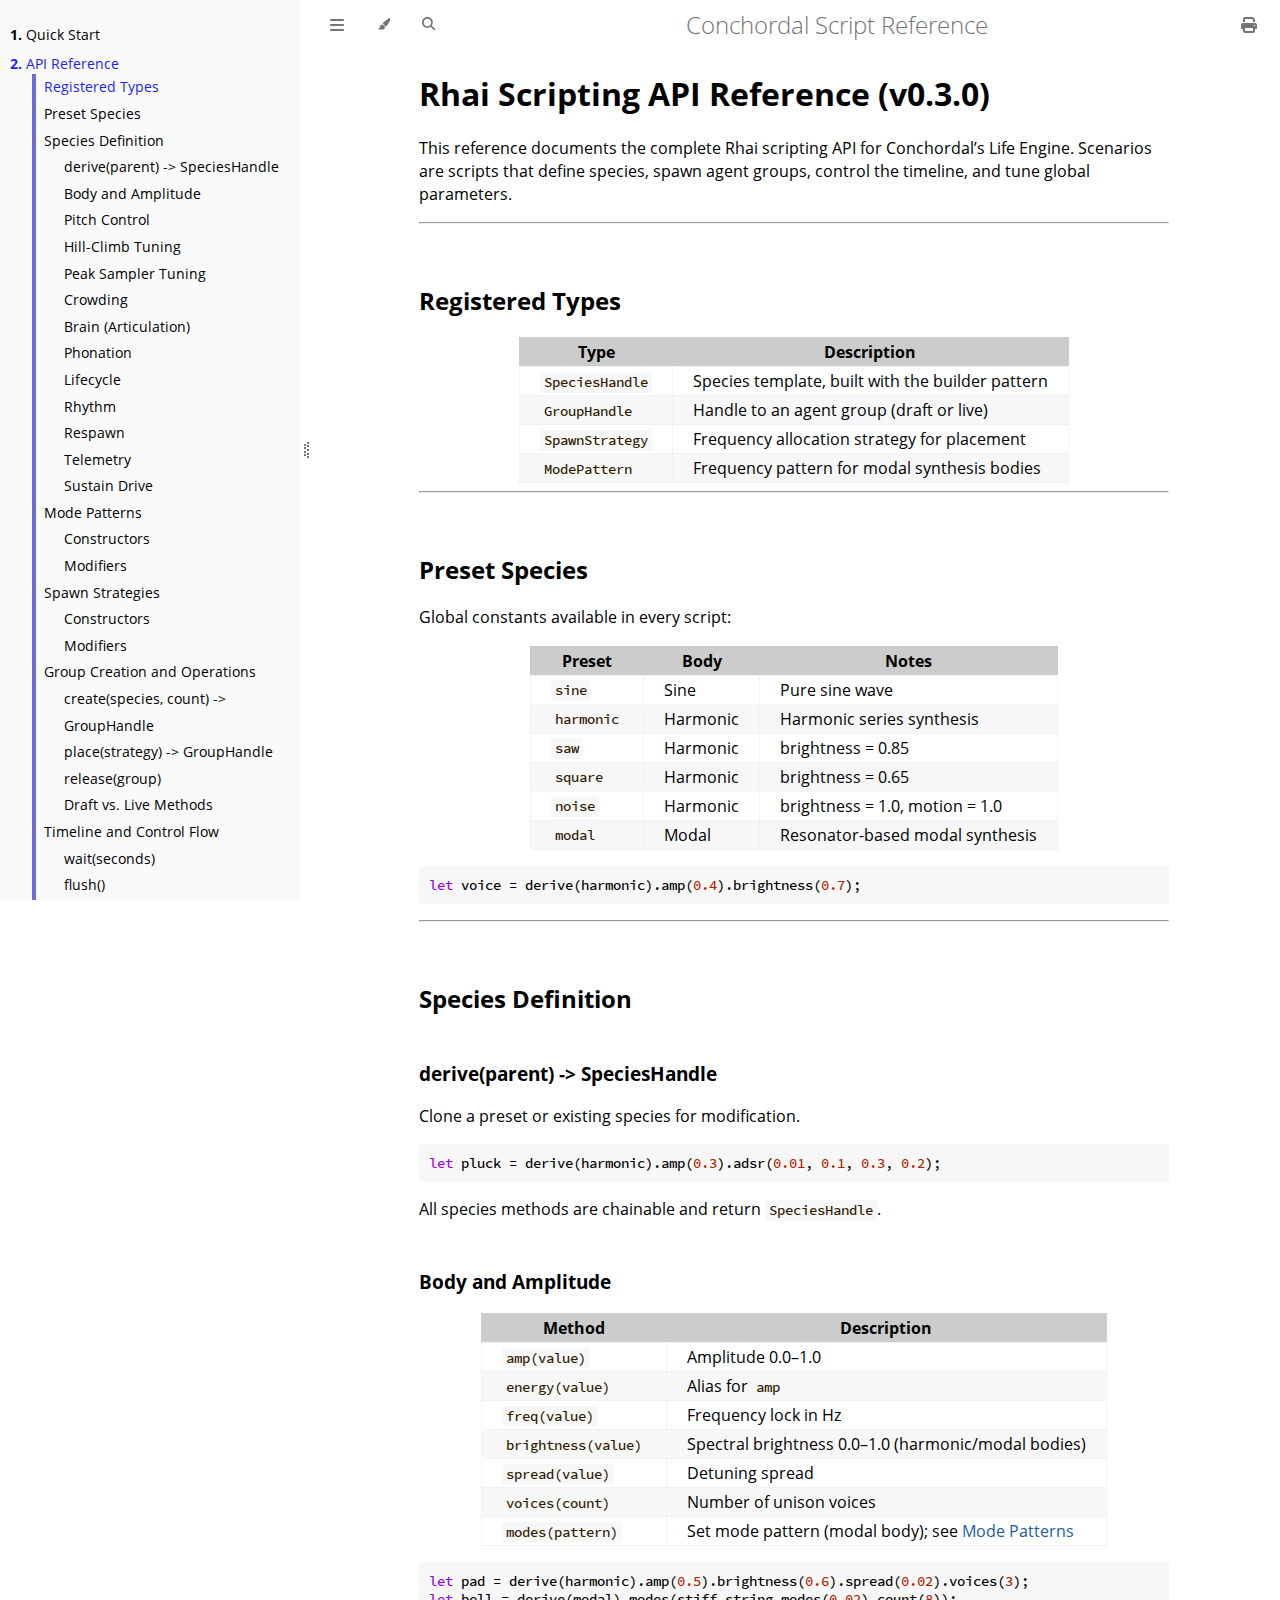
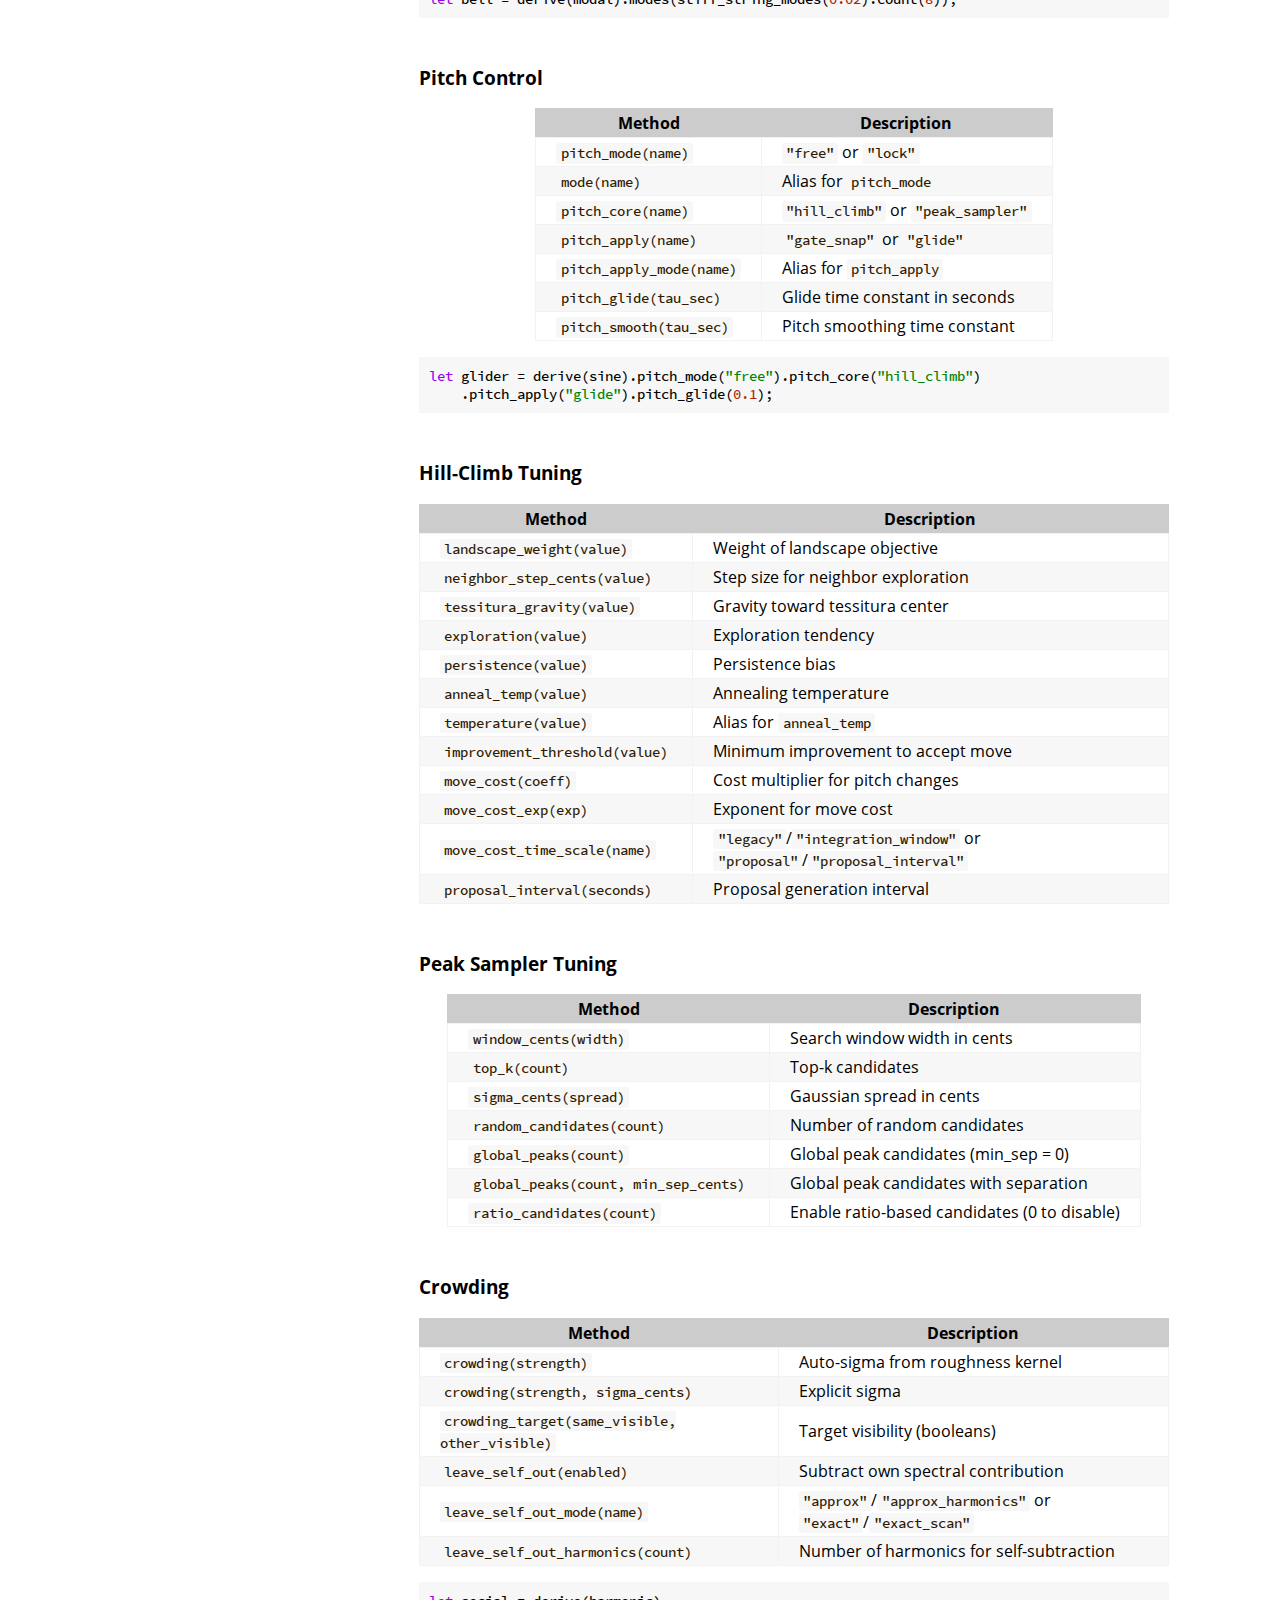
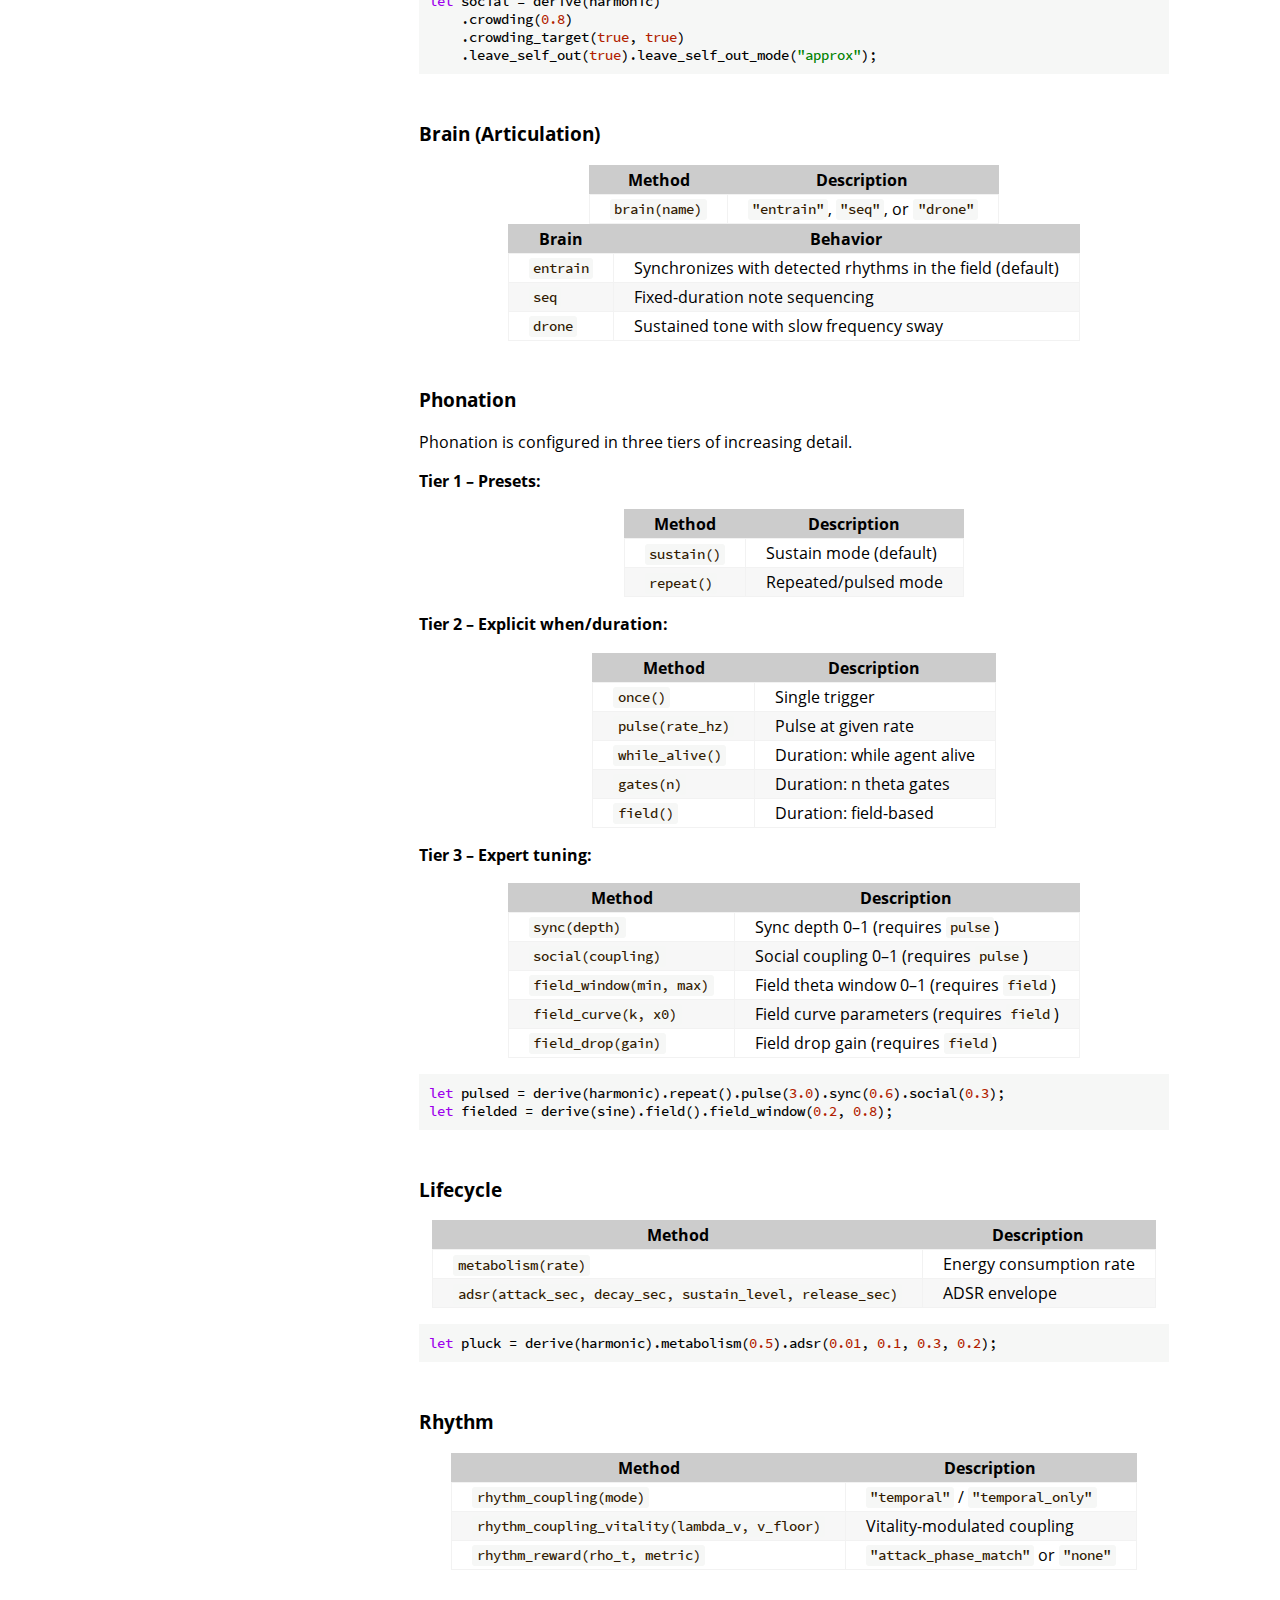
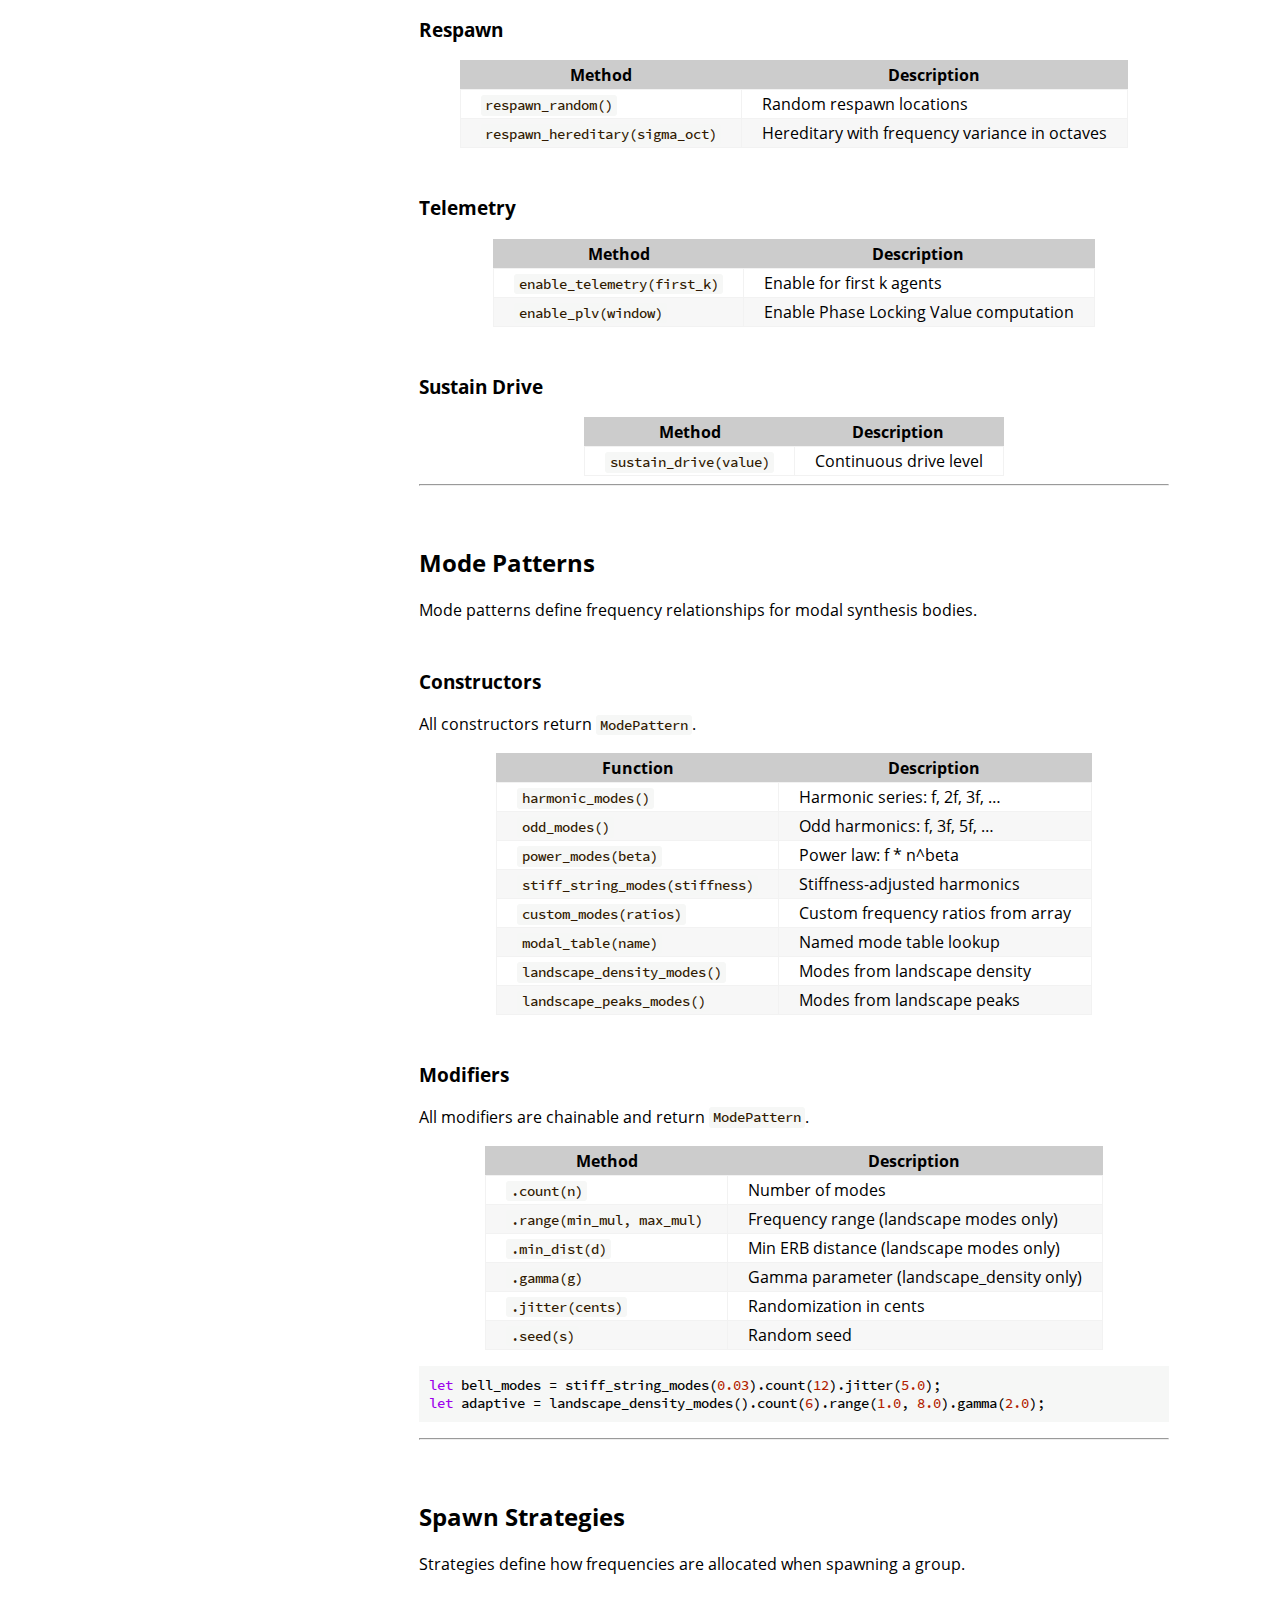
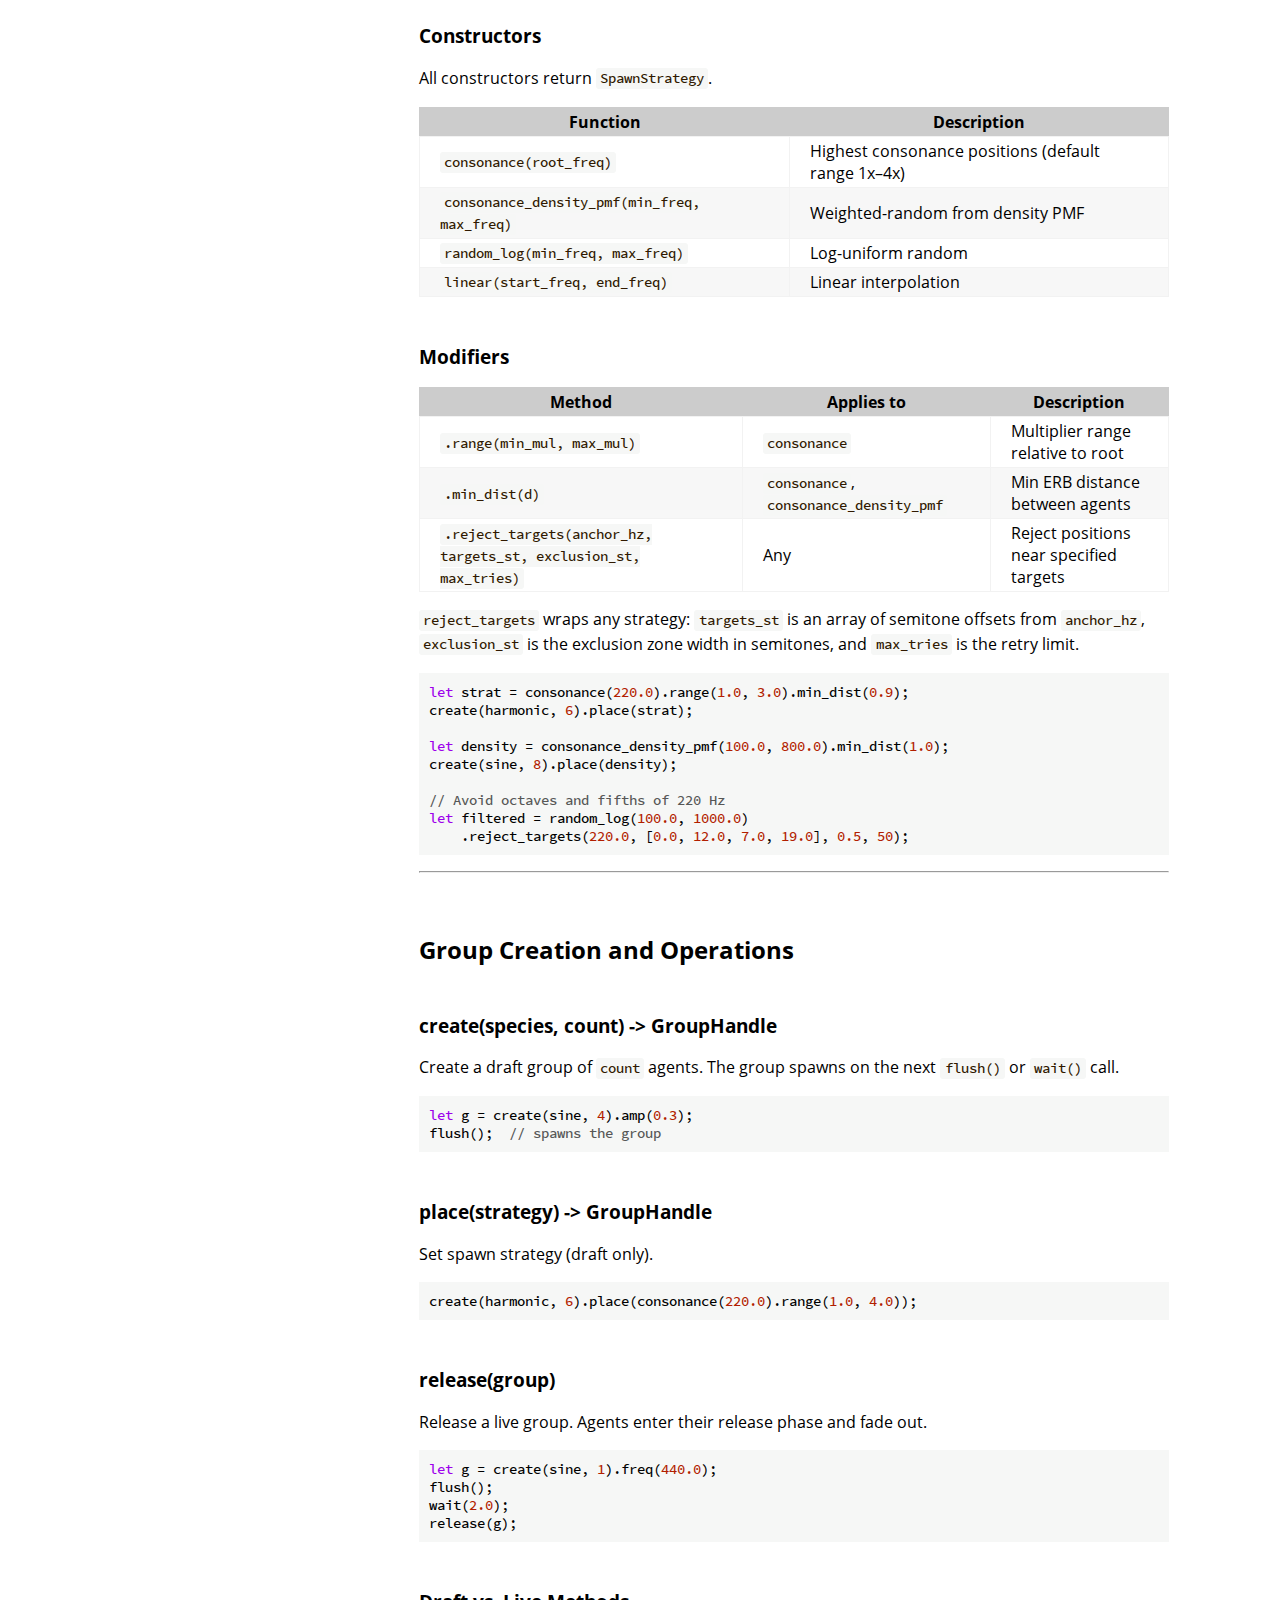
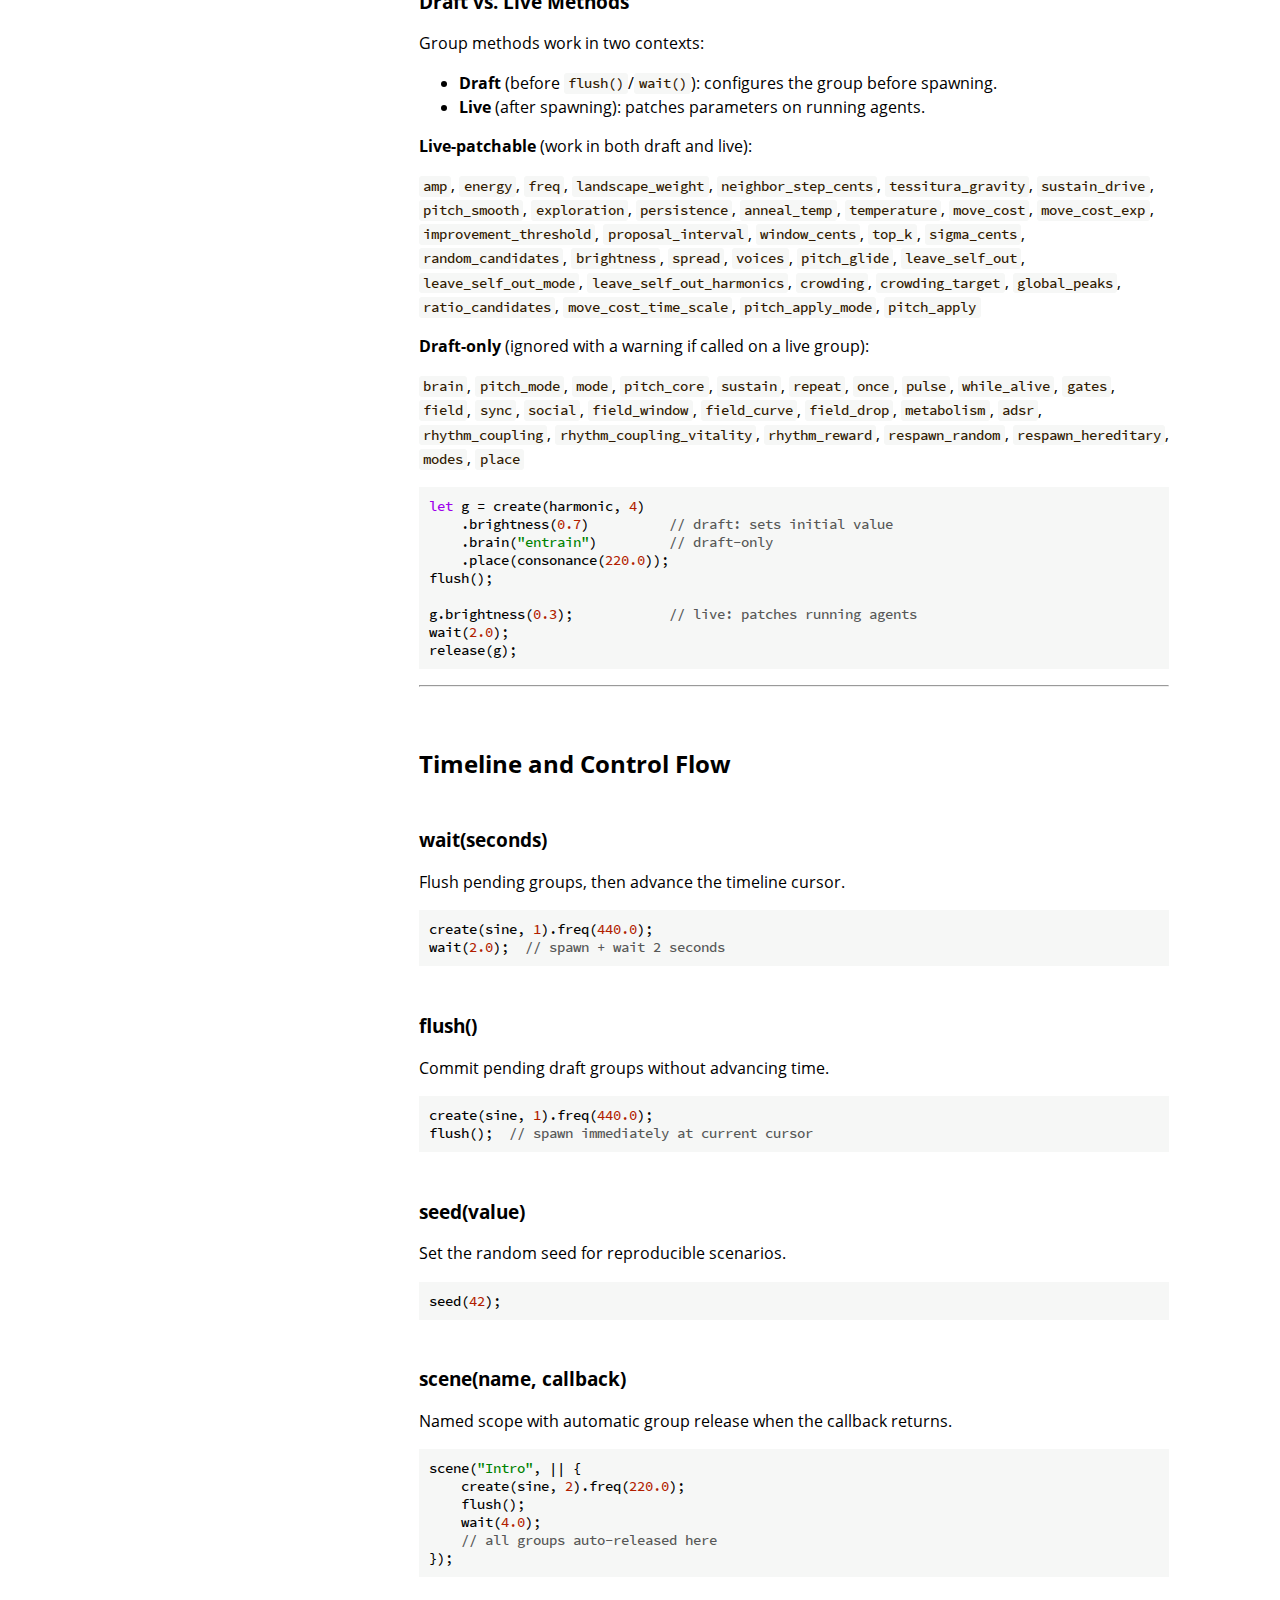
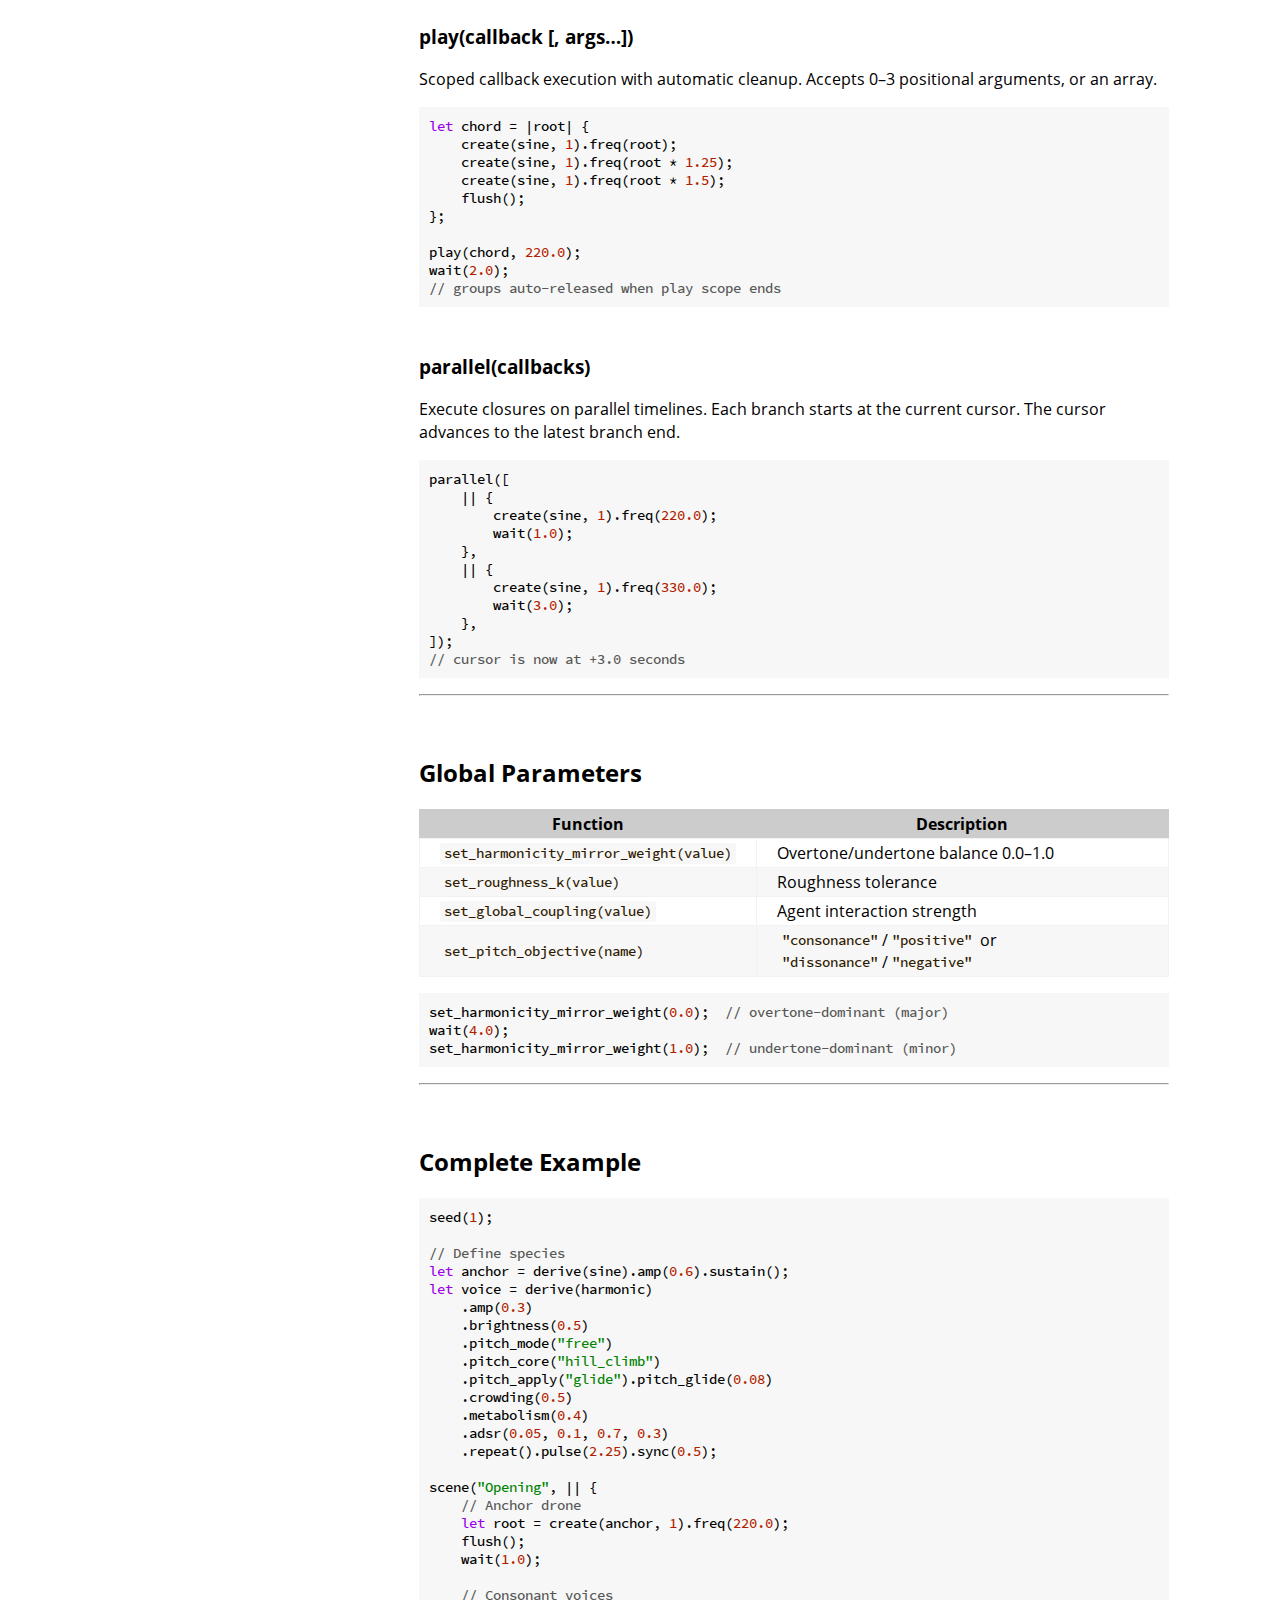
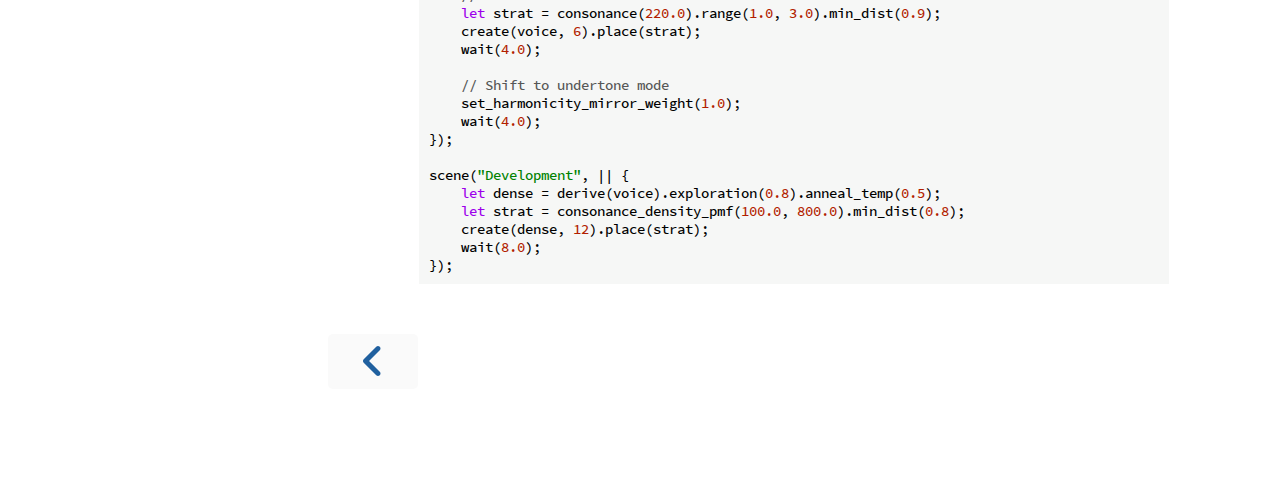
<file: web/static/docs/rhai/reference/life.html>
<!DOCTYPE HTML>
<html lang="en" class="light sidebar-visible" dir="ltr">
    <head>
        <!-- Book generated using mdBook -->
        <meta charset="UTF-8">
        <title>API Reference - Conchordal Script Reference</title>


        <!-- Custom HTML head -->

        <meta name="description" content="">
        <meta name="viewport" content="width=device-width, initial-scale=1">
        <meta name="theme-color" content="#ffffff">

        <link rel="icon" href="../favicon-de23e50b.svg">
        <link rel="shortcut icon" href="../favicon-8114d1fc.png">
        <link rel="stylesheet" href="../css/variables-8adf115d.css">
        <link rel="stylesheet" href="../css/general-2459343d.css">
        <link rel="stylesheet" href="../css/chrome-ae938929.css">
        <link rel="stylesheet" href="../css/print-9e4910d8.css" media="print">

        <!-- Fonts -->
        <link rel="stylesheet" href="../fonts/fonts-9644e21d.css">

        <!-- Highlight.js Stylesheets -->
        <link rel="stylesheet" id="mdbook-highlight-css" href="../highlight-493f70e1.css">
        <link rel="stylesheet" id="mdbook-tomorrow-night-css" href="../tomorrow-night-4c0ae647.css">
        <link rel="stylesheet" id="mdbook-ayu-highlight-css" href="../ayu-highlight-3fdfc3ac.css">

        <!-- Custom theme stylesheets -->


        <!-- Provide site root and default themes to javascript -->
        <script>
            const path_to_root = "../";
            const default_light_theme = "light";
            const default_dark_theme = "navy";
            window.path_to_searchindex_js = "../searchindex-214be9d8.js";
        </script>
        <!-- Start loading toc.js asap -->
        <script src="../toc-dd2a5500.js"></script>
    </head>
    <body>
    <div id="mdbook-help-container">
        <div id="mdbook-help-popup">
            <h2 class="mdbook-help-title">Keyboard shortcuts</h2>
            <div>
                <p>Press <kbd>←</kbd> or <kbd>→</kbd> to navigate between chapters</p>
                <p>Press <kbd>S</kbd> or <kbd>/</kbd> to search in the book</p>
                <p>Press <kbd>?</kbd> to show this help</p>
                <p>Press <kbd>Esc</kbd> to hide this help</p>
            </div>
        </div>
    </div>
    <div id="mdbook-body-container">
        <!-- Work around some values being stored in localStorage wrapped in quotes -->
        <script>
            try {
                let theme = localStorage.getItem('mdbook-theme');
                let sidebar = localStorage.getItem('mdbook-sidebar');

                if (theme.startsWith('"') && theme.endsWith('"')) {
                    localStorage.setItem('mdbook-theme', theme.slice(1, theme.length - 1));
                }

                if (sidebar.startsWith('"') && sidebar.endsWith('"')) {
                    localStorage.setItem('mdbook-sidebar', sidebar.slice(1, sidebar.length - 1));
                }
            } catch (e) { }
        </script>

        <!-- Set the theme before any content is loaded, prevents flash -->
        <script>
            const default_theme = window.matchMedia("(prefers-color-scheme: dark)").matches ? default_dark_theme : default_light_theme;
            let theme;
            try { theme = localStorage.getItem('mdbook-theme'); } catch(e) { }
            if (theme === null || theme === undefined) { theme = default_theme; }
            const html = document.documentElement;
            html.classList.remove('light')
            html.classList.add(theme);
            html.classList.add("js");
        </script>

        <input type="checkbox" id="mdbook-sidebar-toggle-anchor" class="hidden">

        <!-- Hide / unhide sidebar before it is displayed -->
        <script>
            let sidebar = null;
            const sidebar_toggle = document.getElementById("mdbook-sidebar-toggle-anchor");
            if (document.body.clientWidth >= 1080) {
                try { sidebar = localStorage.getItem('mdbook-sidebar'); } catch(e) { }
                sidebar = sidebar || 'visible';
            } else {
                sidebar = 'hidden';
                sidebar_toggle.checked = false;
            }
            if (sidebar === 'visible') {
                sidebar_toggle.checked = true;
            } else {
                html.classList.remove('sidebar-visible');
            }
        </script>

        <nav id="mdbook-sidebar" class="sidebar" aria-label="Table of contents">
            <!-- populated by js -->
            <mdbook-sidebar-scrollbox class="sidebar-scrollbox"></mdbook-sidebar-scrollbox>
            <noscript>
                <iframe class="sidebar-iframe-outer" src="../toc.html"></iframe>
            </noscript>
            <div id="mdbook-sidebar-resize-handle" class="sidebar-resize-handle">
                <div class="sidebar-resize-indicator"></div>
            </div>
        </nav>

        <div id="mdbook-page-wrapper" class="page-wrapper">

            <div class="page">
                <div id="mdbook-menu-bar-hover-placeholder"></div>
                <div id="mdbook-menu-bar" class="menu-bar sticky">
                    <div class="left-buttons">
                        <label id="mdbook-sidebar-toggle" class="icon-button" for="mdbook-sidebar-toggle-anchor" title="Toggle Table of Contents" aria-label="Toggle Table of Contents" aria-controls="mdbook-sidebar">
                            <span class=fa-svg><svg xmlns="http://www.w3.org/2000/svg" viewBox="0 0 448 512"><!--! Font Awesome Free 6.2.0 by @fontawesome - https://fontawesome.com License - https://fontawesome.com/license/free (Icons: CC BY 4.0, Fonts: SIL OFL 1.1, Code: MIT License) Copyright 2022 Fonticons, Inc. --><path d="M0 96C0 78.3 14.3 64 32 64H416c17.7 0 32 14.3 32 32s-14.3 32-32 32H32C14.3 128 0 113.7 0 96zM0 256c0-17.7 14.3-32 32-32H416c17.7 0 32 14.3 32 32s-14.3 32-32 32H32c-17.7 0-32-14.3-32-32zM448 416c0 17.7-14.3 32-32 32H32c-17.7 0-32-14.3-32-32s14.3-32 32-32H416c17.7 0 32 14.3 32 32z"/></svg></span>
                        </label>
                        <button id="mdbook-theme-toggle" class="icon-button" type="button" title="Change theme" aria-label="Change theme" aria-haspopup="true" aria-expanded="false" aria-controls="mdbook-theme-list">
                            <span class=fa-svg><svg xmlns="http://www.w3.org/2000/svg" viewBox="0 0 576 512"><!--! Font Awesome Free 6.2.0 by @fontawesome - https://fontawesome.com License - https://fontawesome.com/license/free (Icons: CC BY 4.0, Fonts: SIL OFL 1.1, Code: MIT License) Copyright 2022 Fonticons, Inc. --><path d="M371.3 367.1c27.3-3.9 51.9-19.4 67.2-42.9L600.2 74.1c12.6-19.5 9.4-45.3-7.6-61.2S549.7-4.4 531.1 9.6L294.4 187.2c-24 18-38.2 46.1-38.4 76.1L371.3 367.1zm-19.6 25.4l-116-104.4C175.9 290.3 128 339.6 128 400c0 3.9 .2 7.8 .6 11.6c1.8 17.5-10.2 36.4-27.8 36.4H96c-17.7 0-32 14.3-32 32s14.3 32 32 32H240c61.9 0 112-50.1 112-112c0-2.5-.1-5-.2-7.5z"/></svg></span>
                        </button>
                        <ul id="mdbook-theme-list" class="theme-popup" aria-label="Themes" role="menu">
                            <li role="none"><button role="menuitem" class="theme" id="mdbook-theme-default_theme">Auto</button></li>
                            <li role="none"><button role="menuitem" class="theme" id="mdbook-theme-light">Light</button></li>
                            <li role="none"><button role="menuitem" class="theme" id="mdbook-theme-rust">Rust</button></li>
                            <li role="none"><button role="menuitem" class="theme" id="mdbook-theme-coal">Coal</button></li>
                            <li role="none"><button role="menuitem" class="theme" id="mdbook-theme-navy">Navy</button></li>
                            <li role="none"><button role="menuitem" class="theme" id="mdbook-theme-ayu">Ayu</button></li>
                        </ul>
                        <button id="mdbook-search-toggle" class="icon-button" type="button" title="Search (`/`)" aria-label="Toggle Searchbar" aria-expanded="false" aria-keyshortcuts="/ s" aria-controls="mdbook-searchbar">
                            <span class=fa-svg><svg xmlns="http://www.w3.org/2000/svg" viewBox="0 0 512 512"><!--! Font Awesome Free 6.2.0 by @fontawesome - https://fontawesome.com License - https://fontawesome.com/license/free (Icons: CC BY 4.0, Fonts: SIL OFL 1.1, Code: MIT License) Copyright 2022 Fonticons, Inc. --><path d="M416 208c0 45.9-14.9 88.3-40 122.7L502.6 457.4c12.5 12.5 12.5 32.8 0 45.3s-32.8 12.5-45.3 0L330.7 376c-34.4 25.2-76.8 40-122.7 40C93.1 416 0 322.9 0 208S93.1 0 208 0S416 93.1 416 208zM208 352c79.5 0 144-64.5 144-144s-64.5-144-144-144S64 128.5 64 208s64.5 144 144 144z"/></svg></span>
                        </button>
                    </div>

                    <h1 class="menu-title">Conchordal Script Reference</h1>

                    <div class="right-buttons">
                        <a href="../print.html" title="Print this book" aria-label="Print this book">
                            <span class=fa-svg id="print-button"><svg xmlns="http://www.w3.org/2000/svg" viewBox="0 0 512 512"><!--! Font Awesome Free 6.2.0 by @fontawesome - https://fontawesome.com License - https://fontawesome.com/license/free (Icons: CC BY 4.0, Fonts: SIL OFL 1.1, Code: MIT License) Copyright 2022 Fonticons, Inc. --><path d="M128 0C92.7 0 64 28.7 64 64v96h64V64H354.7L384 93.3V160h64V93.3c0-17-6.7-33.3-18.7-45.3L400 18.7C388 6.7 371.7 0 354.7 0H128zM384 352v32 64H128V384 368 352H384zm64 32h32c17.7 0 32-14.3 32-32V256c0-35.3-28.7-64-64-64H64c-35.3 0-64 28.7-64 64v96c0 17.7 14.3 32 32 32H64v64c0 35.3 28.7 64 64 64H384c35.3 0 64-28.7 64-64V384zm-16-88c-13.3 0-24-10.7-24-24s10.7-24 24-24s24 10.7 24 24s-10.7 24-24 24z"/></svg></span>
                        </a>

                    </div>
                </div>

                <div id="mdbook-search-wrapper" class="hidden">
                    <form id="mdbook-searchbar-outer" class="searchbar-outer">
                        <div class="search-wrapper">
                            <input type="search" id="mdbook-searchbar" name="searchbar" placeholder="Search this book ..." aria-controls="mdbook-searchresults-outer" aria-describedby="searchresults-header">
                            <div class="spinner-wrapper">
                                <span class=fa-svg id="fa-spin"><svg xmlns="http://www.w3.org/2000/svg" viewBox="0 0 512 512"><!--! Font Awesome Free 6.2.0 by @fontawesome - https://fontawesome.com License - https://fontawesome.com/license/free (Icons: CC BY 4.0, Fonts: SIL OFL 1.1, Code: MIT License) Copyright 2022 Fonticons, Inc. --><path d="M304 48c0-26.5-21.5-48-48-48s-48 21.5-48 48s21.5 48 48 48s48-21.5 48-48zm0 416c0-26.5-21.5-48-48-48s-48 21.5-48 48s21.5 48 48 48s48-21.5 48-48zM48 304c26.5 0 48-21.5 48-48s-21.5-48-48-48s-48 21.5-48 48s21.5 48 48 48zm464-48c0-26.5-21.5-48-48-48s-48 21.5-48 48s21.5 48 48 48s48-21.5 48-48zM142.9 437c18.7-18.7 18.7-49.1 0-67.9s-49.1-18.7-67.9 0s-18.7 49.1 0 67.9s49.1 18.7 67.9 0zm0-294.2c18.7-18.7 18.7-49.1 0-67.9S93.7 56.2 75 75s-18.7 49.1 0 67.9s49.1 18.7 67.9 0zM369.1 437c18.7 18.7 49.1 18.7 67.9 0s18.7-49.1 0-67.9s-49.1-18.7-67.9 0s-18.7 49.1 0 67.9z"/></svg></span>
                            </div>
                        </div>
                    </form>
                    <div id="mdbook-searchresults-outer" class="searchresults-outer hidden">
                        <div id="mdbook-searchresults-header" class="searchresults-header"></div>
                        <ul id="mdbook-searchresults">
                        </ul>
                    </div>
                </div>

                <!-- Apply ARIA attributes after the sidebar and the sidebar toggle button are added to the DOM -->
                <script>
                    document.getElementById('mdbook-sidebar-toggle').setAttribute('aria-expanded', sidebar === 'visible');
                    document.getElementById('mdbook-sidebar').setAttribute('aria-hidden', sidebar !== 'visible');
                    Array.from(document.querySelectorAll('#mdbook-sidebar a')).forEach(function(link) {
                        link.setAttribute('tabIndex', sidebar === 'visible' ? 0 : -1);
                    });
                </script>

                <div id="mdbook-content" class="content">
                    <main>
                        <h1 id="rhai-scripting-api-reference-v030"><a class="header" href="#rhai-scripting-api-reference-v030">Rhai Scripting API Reference (v0.3.0)</a></h1>
<p>This reference documents the complete Rhai scripting API for Conchordal’s Life
Engine. Scenarios are scripts that define species, spawn agent groups, control
the timeline, and tune global parameters.</p>
<hr>
<h2 id="registered-types"><a class="header" href="#registered-types">Registered Types</a></h2>
<div class="table-wrapper">
<table>
<thead>
<tr><th>Type</th><th>Description</th></tr>
</thead>
<tbody>
<tr><td><code>SpeciesHandle</code></td><td>Species template, built with the builder pattern</td></tr>
<tr><td><code>GroupHandle</code></td><td>Handle to an agent group (draft or live)</td></tr>
<tr><td><code>SpawnStrategy</code></td><td>Frequency allocation strategy for placement</td></tr>
<tr><td><code>ModePattern</code></td><td>Frequency pattern for modal synthesis bodies</td></tr>
</tbody>
</table>
</div>
<hr>
<h2 id="preset-species"><a class="header" href="#preset-species">Preset Species</a></h2>
<p>Global constants available in every script:</p>
<div class="table-wrapper">
<table>
<thead>
<tr><th>Preset</th><th>Body</th><th>Notes</th></tr>
</thead>
<tbody>
<tr><td><code>sine</code></td><td>Sine</td><td>Pure sine wave</td></tr>
<tr><td><code>harmonic</code></td><td>Harmonic</td><td>Harmonic series synthesis</td></tr>
<tr><td><code>saw</code></td><td>Harmonic</td><td>brightness = 0.85</td></tr>
<tr><td><code>square</code></td><td>Harmonic</td><td>brightness = 0.65</td></tr>
<tr><td><code>noise</code></td><td>Harmonic</td><td>brightness = 1.0, motion = 1.0</td></tr>
<tr><td><code>modal</code></td><td>Modal</td><td>Resonator-based modal synthesis</td></tr>
</tbody>
</table>
</div>
<pre><code class="language-ts">let voice = derive(harmonic).amp(0.4).brightness(0.7);
</code></pre>
<hr>
<h2 id="species-definition"><a class="header" href="#species-definition">Species Definition</a></h2>
<h3 id="deriveparent---specieshandle"><a class="header" href="#deriveparent---specieshandle">derive(parent) -&gt; SpeciesHandle</a></h3>
<p>Clone a preset or existing species for modification.</p>
<pre><code class="language-ts">let pluck = derive(harmonic).amp(0.3).adsr(0.01, 0.1, 0.3, 0.2);
</code></pre>
<p>All species methods are chainable and return <code>SpeciesHandle</code>.</p>
<h3 id="body-and-amplitude"><a class="header" href="#body-and-amplitude">Body and Amplitude</a></h3>
<div class="table-wrapper">
<table>
<thead>
<tr><th>Method</th><th>Description</th></tr>
</thead>
<tbody>
<tr><td><code>amp(value)</code></td><td>Amplitude 0.0–1.0</td></tr>
<tr><td><code>energy(value)</code></td><td>Alias for <code>amp</code></td></tr>
<tr><td><code>freq(value)</code></td><td>Frequency lock in Hz</td></tr>
<tr><td><code>brightness(value)</code></td><td>Spectral brightness 0.0–1.0 (harmonic/modal bodies)</td></tr>
<tr><td><code>spread(value)</code></td><td>Detuning spread</td></tr>
<tr><td><code>voices(count)</code></td><td>Number of unison voices</td></tr>
<tr><td><code>modes(pattern)</code></td><td>Set mode pattern (modal body); see <a href="#mode-patterns">Mode Patterns</a></td></tr>
</tbody>
</table>
</div>
<pre><code class="language-ts">let pad = derive(harmonic).amp(0.5).brightness(0.6).spread(0.02).voices(3);
let bell = derive(modal).modes(stiff_string_modes(0.02).count(8));
</code></pre>
<h3 id="pitch-control"><a class="header" href="#pitch-control">Pitch Control</a></h3>
<div class="table-wrapper">
<table>
<thead>
<tr><th>Method</th><th>Description</th></tr>
</thead>
<tbody>
<tr><td><code>pitch_mode(name)</code></td><td><code>"free"</code> or <code>"lock"</code></td></tr>
<tr><td><code>mode(name)</code></td><td>Alias for <code>pitch_mode</code></td></tr>
<tr><td><code>pitch_core(name)</code></td><td><code>"hill_climb"</code> or <code>"peak_sampler"</code></td></tr>
<tr><td><code>pitch_apply(name)</code></td><td><code>"gate_snap"</code> or <code>"glide"</code></td></tr>
<tr><td><code>pitch_apply_mode(name)</code></td><td>Alias for <code>pitch_apply</code></td></tr>
<tr><td><code>pitch_glide(tau_sec)</code></td><td>Glide time constant in seconds</td></tr>
<tr><td><code>pitch_smooth(tau_sec)</code></td><td>Pitch smoothing time constant</td></tr>
</tbody>
</table>
</div>
<pre><code class="language-ts">let glider = derive(sine).pitch_mode("free").pitch_core("hill_climb")
    .pitch_apply("glide").pitch_glide(0.1);
</code></pre>
<h3 id="hill-climb-tuning"><a class="header" href="#hill-climb-tuning">Hill-Climb Tuning</a></h3>
<div class="table-wrapper">
<table>
<thead>
<tr><th>Method</th><th>Description</th></tr>
</thead>
<tbody>
<tr><td><code>landscape_weight(value)</code></td><td>Weight of landscape objective</td></tr>
<tr><td><code>neighbor_step_cents(value)</code></td><td>Step size for neighbor exploration</td></tr>
<tr><td><code>tessitura_gravity(value)</code></td><td>Gravity toward tessitura center</td></tr>
<tr><td><code>exploration(value)</code></td><td>Exploration tendency</td></tr>
<tr><td><code>persistence(value)</code></td><td>Persistence bias</td></tr>
<tr><td><code>anneal_temp(value)</code></td><td>Annealing temperature</td></tr>
<tr><td><code>temperature(value)</code></td><td>Alias for <code>anneal_temp</code></td></tr>
<tr><td><code>improvement_threshold(value)</code></td><td>Minimum improvement to accept move</td></tr>
<tr><td><code>move_cost(coeff)</code></td><td>Cost multiplier for pitch changes</td></tr>
<tr><td><code>move_cost_exp(exp)</code></td><td>Exponent for move cost</td></tr>
<tr><td><code>move_cost_time_scale(name)</code></td><td><code>"legacy"</code>/<code>"integration_window"</code> or <code>"proposal"</code>/<code>"proposal_interval"</code></td></tr>
<tr><td><code>proposal_interval(seconds)</code></td><td>Proposal generation interval</td></tr>
</tbody>
</table>
</div>
<h3 id="peak-sampler-tuning"><a class="header" href="#peak-sampler-tuning">Peak Sampler Tuning</a></h3>
<div class="table-wrapper">
<table>
<thead>
<tr><th>Method</th><th>Description</th></tr>
</thead>
<tbody>
<tr><td><code>window_cents(width)</code></td><td>Search window width in cents</td></tr>
<tr><td><code>top_k(count)</code></td><td>Top-k candidates</td></tr>
<tr><td><code>sigma_cents(spread)</code></td><td>Gaussian spread in cents</td></tr>
<tr><td><code>random_candidates(count)</code></td><td>Number of random candidates</td></tr>
<tr><td><code>global_peaks(count)</code></td><td>Global peak candidates (min_sep = 0)</td></tr>
<tr><td><code>global_peaks(count, min_sep_cents)</code></td><td>Global peak candidates with separation</td></tr>
<tr><td><code>ratio_candidates(count)</code></td><td>Enable ratio-based candidates (0 to disable)</td></tr>
</tbody>
</table>
</div>
<h3 id="crowding"><a class="header" href="#crowding">Crowding</a></h3>
<div class="table-wrapper">
<table>
<thead>
<tr><th>Method</th><th>Description</th></tr>
</thead>
<tbody>
<tr><td><code>crowding(strength)</code></td><td>Auto-sigma from roughness kernel</td></tr>
<tr><td><code>crowding(strength, sigma_cents)</code></td><td>Explicit sigma</td></tr>
<tr><td><code>crowding_target(same_visible, other_visible)</code></td><td>Target visibility (booleans)</td></tr>
<tr><td><code>leave_self_out(enabled)</code></td><td>Subtract own spectral contribution</td></tr>
<tr><td><code>leave_self_out_mode(name)</code></td><td><code>"approx"</code>/<code>"approx_harmonics"</code> or <code>"exact"</code>/<code>"exact_scan"</code></td></tr>
<tr><td><code>leave_self_out_harmonics(count)</code></td><td>Number of harmonics for self-subtraction</td></tr>
</tbody>
</table>
</div>
<pre><code class="language-ts">let social = derive(harmonic)
    .crowding(0.8)
    .crowding_target(true, true)
    .leave_self_out(true).leave_self_out_mode("approx");
</code></pre>
<h3 id="brain-articulation"><a class="header" href="#brain-articulation">Brain (Articulation)</a></h3>
<div class="table-wrapper">
<table>
<thead>
<tr><th>Method</th><th>Description</th></tr>
</thead>
<tbody>
<tr><td><code>brain(name)</code></td><td><code>"entrain"</code>, <code>"seq"</code>, or <code>"drone"</code></td></tr>
</tbody>
</table>
</div>
<div class="table-wrapper">
<table>
<thead>
<tr><th>Brain</th><th>Behavior</th></tr>
</thead>
<tbody>
<tr><td><code>entrain</code></td><td>Synchronizes with detected rhythms in the field (default)</td></tr>
<tr><td><code>seq</code></td><td>Fixed-duration note sequencing</td></tr>
<tr><td><code>drone</code></td><td>Sustained tone with slow frequency sway</td></tr>
</tbody>
</table>
</div>
<h3 id="phonation"><a class="header" href="#phonation">Phonation</a></h3>
<p>Phonation is configured in three tiers of increasing detail.</p>
<p><strong>Tier 1 – Presets:</strong></p>
<div class="table-wrapper">
<table>
<thead>
<tr><th>Method</th><th>Description</th></tr>
</thead>
<tbody>
<tr><td><code>sustain()</code></td><td>Sustain mode (default)</td></tr>
<tr><td><code>repeat()</code></td><td>Repeated/pulsed mode</td></tr>
</tbody>
</table>
</div>
<p><strong>Tier 2 – Explicit when/duration:</strong></p>
<div class="table-wrapper">
<table>
<thead>
<tr><th>Method</th><th>Description</th></tr>
</thead>
<tbody>
<tr><td><code>once()</code></td><td>Single trigger</td></tr>
<tr><td><code>pulse(rate_hz)</code></td><td>Pulse at given rate</td></tr>
<tr><td><code>while_alive()</code></td><td>Duration: while agent alive</td></tr>
<tr><td><code>gates(n)</code></td><td>Duration: n theta gates</td></tr>
<tr><td><code>field()</code></td><td>Duration: field-based</td></tr>
</tbody>
</table>
</div>
<p><strong>Tier 3 – Expert tuning:</strong></p>
<div class="table-wrapper">
<table>
<thead>
<tr><th>Method</th><th>Description</th></tr>
</thead>
<tbody>
<tr><td><code>sync(depth)</code></td><td>Sync depth 0–1 (requires <code>pulse</code>)</td></tr>
<tr><td><code>social(coupling)</code></td><td>Social coupling 0–1 (requires <code>pulse</code>)</td></tr>
<tr><td><code>field_window(min, max)</code></td><td>Field theta window 0–1 (requires <code>field</code>)</td></tr>
<tr><td><code>field_curve(k, x0)</code></td><td>Field curve parameters (requires <code>field</code>)</td></tr>
<tr><td><code>field_drop(gain)</code></td><td>Field drop gain (requires <code>field</code>)</td></tr>
</tbody>
</table>
</div>
<pre><code class="language-ts">let pulsed = derive(harmonic).repeat().pulse(3.0).sync(0.6).social(0.3);
let fielded = derive(sine).field().field_window(0.2, 0.8);
</code></pre>
<h3 id="lifecycle"><a class="header" href="#lifecycle">Lifecycle</a></h3>
<div class="table-wrapper">
<table>
<thead>
<tr><th>Method</th><th>Description</th></tr>
</thead>
<tbody>
<tr><td><code>metabolism(rate)</code></td><td>Energy consumption rate</td></tr>
<tr><td><code>adsr(attack_sec, decay_sec, sustain_level, release_sec)</code></td><td>ADSR envelope</td></tr>
</tbody>
</table>
</div>
<pre><code class="language-ts">let pluck = derive(harmonic).metabolism(0.5).adsr(0.01, 0.1, 0.3, 0.2);
</code></pre>
<h3 id="rhythm"><a class="header" href="#rhythm">Rhythm</a></h3>
<div class="table-wrapper">
<table>
<thead>
<tr><th>Method</th><th>Description</th></tr>
</thead>
<tbody>
<tr><td><code>rhythm_coupling(mode)</code></td><td><code>"temporal"</code> / <code>"temporal_only"</code></td></tr>
<tr><td><code>rhythm_coupling_vitality(lambda_v, v_floor)</code></td><td>Vitality-modulated coupling</td></tr>
<tr><td><code>rhythm_reward(rho_t, metric)</code></td><td><code>"attack_phase_match"</code> or <code>"none"</code></td></tr>
</tbody>
</table>
</div>
<h3 id="respawn"><a class="header" href="#respawn">Respawn</a></h3>
<div class="table-wrapper">
<table>
<thead>
<tr><th>Method</th><th>Description</th></tr>
</thead>
<tbody>
<tr><td><code>respawn_random()</code></td><td>Random respawn locations</td></tr>
<tr><td><code>respawn_hereditary(sigma_oct)</code></td><td>Hereditary with frequency variance in octaves</td></tr>
</tbody>
</table>
</div>
<h3 id="telemetry"><a class="header" href="#telemetry">Telemetry</a></h3>
<div class="table-wrapper">
<table>
<thead>
<tr><th>Method</th><th>Description</th></tr>
</thead>
<tbody>
<tr><td><code>enable_telemetry(first_k)</code></td><td>Enable for first k agents</td></tr>
<tr><td><code>enable_plv(window)</code></td><td>Enable Phase Locking Value computation</td></tr>
</tbody>
</table>
</div>
<h3 id="sustain-drive"><a class="header" href="#sustain-drive">Sustain Drive</a></h3>
<div class="table-wrapper">
<table>
<thead>
<tr><th>Method</th><th>Description</th></tr>
</thead>
<tbody>
<tr><td><code>sustain_drive(value)</code></td><td>Continuous drive level</td></tr>
</tbody>
</table>
</div>
<hr>
<h2 id="mode-patterns"><a class="header" href="#mode-patterns">Mode Patterns</a></h2>
<p>Mode patterns define frequency relationships for modal synthesis bodies.</p>
<h3 id="constructors"><a class="header" href="#constructors">Constructors</a></h3>
<p>All constructors return <code>ModePattern</code>.</p>
<div class="table-wrapper">
<table>
<thead>
<tr><th>Function</th><th>Description</th></tr>
</thead>
<tbody>
<tr><td><code>harmonic_modes()</code></td><td>Harmonic series: f, 2f, 3f, …</td></tr>
<tr><td><code>odd_modes()</code></td><td>Odd harmonics: f, 3f, 5f, …</td></tr>
<tr><td><code>power_modes(beta)</code></td><td>Power law: f * n^beta</td></tr>
<tr><td><code>stiff_string_modes(stiffness)</code></td><td>Stiffness-adjusted harmonics</td></tr>
<tr><td><code>custom_modes(ratios)</code></td><td>Custom frequency ratios from array</td></tr>
<tr><td><code>modal_table(name)</code></td><td>Named mode table lookup</td></tr>
<tr><td><code>landscape_density_modes()</code></td><td>Modes from landscape density</td></tr>
<tr><td><code>landscape_peaks_modes()</code></td><td>Modes from landscape peaks</td></tr>
</tbody>
</table>
</div>
<h3 id="modifiers"><a class="header" href="#modifiers">Modifiers</a></h3>
<p>All modifiers are chainable and return <code>ModePattern</code>.</p>
<div class="table-wrapper">
<table>
<thead>
<tr><th>Method</th><th>Description</th></tr>
</thead>
<tbody>
<tr><td><code>.count(n)</code></td><td>Number of modes</td></tr>
<tr><td><code>.range(min_mul, max_mul)</code></td><td>Frequency range (landscape modes only)</td></tr>
<tr><td><code>.min_dist(d)</code></td><td>Min ERB distance (landscape modes only)</td></tr>
<tr><td><code>.gamma(g)</code></td><td>Gamma parameter (landscape_density only)</td></tr>
<tr><td><code>.jitter(cents)</code></td><td>Randomization in cents</td></tr>
<tr><td><code>.seed(s)</code></td><td>Random seed</td></tr>
</tbody>
</table>
</div>
<pre><code class="language-ts">let bell_modes = stiff_string_modes(0.03).count(12).jitter(5.0);
let adaptive = landscape_density_modes().count(6).range(1.0, 8.0).gamma(2.0);
</code></pre>
<hr>
<h2 id="spawn-strategies"><a class="header" href="#spawn-strategies">Spawn Strategies</a></h2>
<p>Strategies define how frequencies are allocated when spawning a group.</p>
<h3 id="constructors-1"><a class="header" href="#constructors-1">Constructors</a></h3>
<p>All constructors return <code>SpawnStrategy</code>.</p>
<div class="table-wrapper">
<table>
<thead>
<tr><th>Function</th><th>Description</th></tr>
</thead>
<tbody>
<tr><td><code>consonance(root_freq)</code></td><td>Highest consonance positions (default range 1x–4x)</td></tr>
<tr><td><code>consonance_density_pmf(min_freq, max_freq)</code></td><td>Weighted-random from density PMF</td></tr>
<tr><td><code>random_log(min_freq, max_freq)</code></td><td>Log-uniform random</td></tr>
<tr><td><code>linear(start_freq, end_freq)</code></td><td>Linear interpolation</td></tr>
</tbody>
</table>
</div>
<h3 id="modifiers-1"><a class="header" href="#modifiers-1">Modifiers</a></h3>
<div class="table-wrapper">
<table>
<thead>
<tr><th>Method</th><th>Applies to</th><th>Description</th></tr>
</thead>
<tbody>
<tr><td><code>.range(min_mul, max_mul)</code></td><td><code>consonance</code></td><td>Multiplier range relative to root</td></tr>
<tr><td><code>.min_dist(d)</code></td><td><code>consonance</code>, <code>consonance_density_pmf</code></td><td>Min ERB distance between agents</td></tr>
<tr><td><code>.reject_targets(anchor_hz, targets_st, exclusion_st, max_tries)</code></td><td>Any</td><td>Reject positions near specified targets</td></tr>
</tbody>
</table>
</div>
<p><code>reject_targets</code> wraps any strategy: <code>targets_st</code> is an array of semitone offsets
from <code>anchor_hz</code>, <code>exclusion_st</code> is the exclusion zone width in semitones, and
<code>max_tries</code> is the retry limit.</p>
<pre><code class="language-ts">let strat = consonance(220.0).range(1.0, 3.0).min_dist(0.9);
create(harmonic, 6).place(strat);

let density = consonance_density_pmf(100.0, 800.0).min_dist(1.0);
create(sine, 8).place(density);

// Avoid octaves and fifths of 220 Hz
let filtered = random_log(100.0, 1000.0)
    .reject_targets(220.0, [0.0, 12.0, 7.0, 19.0], 0.5, 50);
</code></pre>
<hr>
<h2 id="group-creation-and-operations"><a class="header" href="#group-creation-and-operations">Group Creation and Operations</a></h2>
<h3 id="createspecies-count---grouphandle"><a class="header" href="#createspecies-count---grouphandle">create(species, count) -&gt; GroupHandle</a></h3>
<p>Create a draft group of <code>count</code> agents. The group spawns on the next <code>flush()</code> or
<code>wait()</code> call.</p>
<pre><code class="language-ts">let g = create(sine, 4).amp(0.3);
flush();  // spawns the group
</code></pre>
<h3 id="placestrategy---grouphandle"><a class="header" href="#placestrategy---grouphandle">place(strategy) -&gt; GroupHandle</a></h3>
<p>Set spawn strategy (draft only).</p>
<pre><code class="language-ts">create(harmonic, 6).place(consonance(220.0).range(1.0, 4.0));
</code></pre>
<h3 id="releasegroup"><a class="header" href="#releasegroup">release(group)</a></h3>
<p>Release a live group. Agents enter their release phase and fade out.</p>
<pre><code class="language-ts">let g = create(sine, 1).freq(440.0);
flush();
wait(2.0);
release(g);
</code></pre>
<h3 id="draft-vs-live-methods"><a class="header" href="#draft-vs-live-methods">Draft vs. Live Methods</a></h3>
<p>Group methods work in two contexts:</p>
<ul>
<li><strong>Draft</strong> (before <code>flush()</code>/<code>wait()</code>): configures the group before spawning.</li>
<li><strong>Live</strong> (after spawning): patches parameters on running agents.</li>
</ul>
<p><strong>Live-patchable</strong> (work in both draft and live):</p>
<p><code>amp</code>, <code>energy</code>, <code>freq</code>, <code>landscape_weight</code>, <code>neighbor_step_cents</code>,
<code>tessitura_gravity</code>, <code>sustain_drive</code>, <code>pitch_smooth</code>, <code>exploration</code>,
<code>persistence</code>, <code>anneal_temp</code>, <code>temperature</code>, <code>move_cost</code>, <code>move_cost_exp</code>,
<code>improvement_threshold</code>, <code>proposal_interval</code>, <code>window_cents</code>, <code>top_k</code>,
<code>sigma_cents</code>, <code>random_candidates</code>, <code>brightness</code>, <code>spread</code>, <code>voices</code>,
<code>pitch_glide</code>, <code>leave_self_out</code>, <code>leave_self_out_mode</code>,
<code>leave_self_out_harmonics</code>, <code>crowding</code>, <code>crowding_target</code>, <code>global_peaks</code>,
<code>ratio_candidates</code>, <code>move_cost_time_scale</code>, <code>pitch_apply_mode</code>, <code>pitch_apply</code></p>
<p><strong>Draft-only</strong> (ignored with a warning if called on a live group):</p>
<p><code>brain</code>, <code>pitch_mode</code>, <code>mode</code>, <code>pitch_core</code>, <code>sustain</code>, <code>repeat</code>, <code>once</code>,
<code>pulse</code>, <code>while_alive</code>, <code>gates</code>, <code>field</code>, <code>sync</code>, <code>social</code>, <code>field_window</code>,
<code>field_curve</code>, <code>field_drop</code>, <code>metabolism</code>, <code>adsr</code>, <code>rhythm_coupling</code>,
<code>rhythm_coupling_vitality</code>, <code>rhythm_reward</code>, <code>respawn_random</code>,
<code>respawn_hereditary</code>, <code>modes</code>, <code>place</code></p>
<pre><code class="language-ts">let g = create(harmonic, 4)
    .brightness(0.7)          // draft: sets initial value
    .brain("entrain")         // draft-only
    .place(consonance(220.0));
flush();

g.brightness(0.3);            // live: patches running agents
wait(2.0);
release(g);
</code></pre>
<hr>
<h2 id="timeline-and-control-flow"><a class="header" href="#timeline-and-control-flow">Timeline and Control Flow</a></h2>
<h3 id="waitseconds"><a class="header" href="#waitseconds">wait(seconds)</a></h3>
<p>Flush pending groups, then advance the timeline cursor.</p>
<pre><code class="language-ts">create(sine, 1).freq(440.0);
wait(2.0);  // spawn + wait 2 seconds
</code></pre>
<h3 id="flush"><a class="header" href="#flush">flush()</a></h3>
<p>Commit pending draft groups without advancing time.</p>
<pre><code class="language-ts">create(sine, 1).freq(440.0);
flush();  // spawn immediately at current cursor
</code></pre>
<h3 id="seedvalue"><a class="header" href="#seedvalue">seed(value)</a></h3>
<p>Set the random seed for reproducible scenarios.</p>
<pre><code class="language-ts">seed(42);
</code></pre>
<h3 id="scenename-callback"><a class="header" href="#scenename-callback">scene(name, callback)</a></h3>
<p>Named scope with automatic group release when the callback returns.</p>
<pre><code class="language-ts">scene("Intro", || {
    create(sine, 2).freq(220.0);
    flush();
    wait(4.0);
    // all groups auto-released here
});
</code></pre>
<h3 id="playcallback--args"><a class="header" href="#playcallback--args">play(callback [, args…])</a></h3>
<p>Scoped callback execution with automatic cleanup.
Accepts 0–3 positional arguments, or an array.</p>
<pre><code class="language-ts">let chord = |root| {
    create(sine, 1).freq(root);
    create(sine, 1).freq(root * 1.25);
    create(sine, 1).freq(root * 1.5);
    flush();
};

play(chord, 220.0);
wait(2.0);
// groups auto-released when play scope ends
</code></pre>
<h3 id="parallelcallbacks"><a class="header" href="#parallelcallbacks">parallel(callbacks)</a></h3>
<p>Execute closures on parallel timelines. Each branch starts at the current cursor.
The cursor advances to the latest branch end.</p>
<pre><code class="language-ts">parallel([
    || {
        create(sine, 1).freq(220.0);
        wait(1.0);
    },
    || {
        create(sine, 1).freq(330.0);
        wait(3.0);
    },
]);
// cursor is now at +3.0 seconds
</code></pre>
<hr>
<h2 id="global-parameters"><a class="header" href="#global-parameters">Global Parameters</a></h2>
<div class="table-wrapper">
<table>
<thead>
<tr><th>Function</th><th>Description</th></tr>
</thead>
<tbody>
<tr><td><code>set_harmonicity_mirror_weight(value)</code></td><td>Overtone/undertone balance 0.0–1.0</td></tr>
<tr><td><code>set_roughness_k(value)</code></td><td>Roughness tolerance</td></tr>
<tr><td><code>set_global_coupling(value)</code></td><td>Agent interaction strength</td></tr>
<tr><td><code>set_pitch_objective(name)</code></td><td><code>"consonance"</code>/<code>"positive"</code> or <code>"dissonance"</code>/<code>"negative"</code></td></tr>
</tbody>
</table>
</div>
<pre><code class="language-ts">set_harmonicity_mirror_weight(0.0);  // overtone-dominant (major)
wait(4.0);
set_harmonicity_mirror_weight(1.0);  // undertone-dominant (minor)
</code></pre>
<hr>
<h2 id="complete-example"><a class="header" href="#complete-example">Complete Example</a></h2>
<pre><code class="language-ts">seed(1);

// Define species
let anchor = derive(sine).amp(0.6).sustain();
let voice = derive(harmonic)
    .amp(0.3)
    .brightness(0.5)
    .pitch_mode("free")
    .pitch_core("hill_climb")
    .pitch_apply("glide").pitch_glide(0.08)
    .crowding(0.5)
    .metabolism(0.4)
    .adsr(0.05, 0.1, 0.7, 0.3)
    .repeat().pulse(2.25).sync(0.5);

scene("Opening", || {
    // Anchor drone
    let root = create(anchor, 1).freq(220.0);
    flush();
    wait(1.0);

    // Consonant voices
    let strat = consonance(220.0).range(1.0, 3.0).min_dist(0.9);
    create(voice, 6).place(strat);
    wait(4.0);

    // Shift to undertone mode
    set_harmonicity_mirror_weight(1.0);
    wait(4.0);
});

scene("Development", || {
    let dense = derive(voice).exploration(0.8).anneal_temp(0.5);
    let strat = consonance_density_pmf(100.0, 800.0).min_dist(0.8);
    create(dense, 12).place(strat);
    wait(8.0);
});
</code></pre>

                    </main>

                    <nav class="nav-wrapper" aria-label="Page navigation">
                        <!-- Mobile navigation buttons -->
                            <a rel="prev" href="../scripting_api.html" class="mobile-nav-chapters previous" title="Previous chapter" aria-label="Previous chapter" aria-keyshortcuts="Left">
                                <span class=fa-svg><svg xmlns="http://www.w3.org/2000/svg" viewBox="0 0 320 512"><!--! Font Awesome Free 6.2.0 by @fontawesome - https://fontawesome.com License - https://fontawesome.com/license/free (Icons: CC BY 4.0, Fonts: SIL OFL 1.1, Code: MIT License) Copyright 2022 Fonticons, Inc. --><path d="M41.4 233.4c-12.5 12.5-12.5 32.8 0 45.3l160 160c12.5 12.5 32.8 12.5 45.3 0s12.5-32.8 0-45.3L109.3 256 246.6 118.6c12.5-12.5 12.5-32.8 0-45.3s-32.8-12.5-45.3 0l-160 160z"/></svg></span>
                            </a>


                        <div style="clear: both"></div>
                    </nav>
                </div>
            </div>

            <nav class="nav-wide-wrapper" aria-label="Page navigation">
                    <a rel="prev" href="../scripting_api.html" class="nav-chapters previous" title="Previous chapter" aria-label="Previous chapter" aria-keyshortcuts="Left">
                        <span class=fa-svg><svg xmlns="http://www.w3.org/2000/svg" viewBox="0 0 320 512"><!--! Font Awesome Free 6.2.0 by @fontawesome - https://fontawesome.com License - https://fontawesome.com/license/free (Icons: CC BY 4.0, Fonts: SIL OFL 1.1, Code: MIT License) Copyright 2022 Fonticons, Inc. --><path d="M41.4 233.4c-12.5 12.5-12.5 32.8 0 45.3l160 160c12.5 12.5 32.8 12.5 45.3 0s12.5-32.8 0-45.3L109.3 256 246.6 118.6c12.5-12.5 12.5-32.8 0-45.3s-32.8-12.5-45.3 0l-160 160z"/></svg></span>
                    </a>

            </nav>

        </div>

        <template id=fa-eye><span class=fa-svg><svg xmlns="http://www.w3.org/2000/svg" viewBox="0 0 576 512"><!--! Font Awesome Free 6.2.0 by @fontawesome - https://fontawesome.com License - https://fontawesome.com/license/free (Icons: CC BY 4.0, Fonts: SIL OFL 1.1, Code: MIT License) Copyright 2022 Fonticons, Inc. --><path d="M288 32c-80.8 0-145.5 36.8-192.6 80.6C48.6 156 17.3 208 2.5 243.7c-3.3 7.9-3.3 16.7 0 24.6C17.3 304 48.6 356 95.4 399.4C142.5 443.2 207.2 480 288 480s145.5-36.8 192.6-80.6c46.8-43.5 78.1-95.4 93-131.1c3.3-7.9 3.3-16.7 0-24.6c-14.9-35.7-46.2-87.7-93-131.1C433.5 68.8 368.8 32 288 32zM432 256c0 79.5-64.5 144-144 144s-144-64.5-144-144s64.5-144 144-144s144 64.5 144 144zM288 192c0 35.3-28.7 64-64 64c-11.5 0-22.3-3-31.6-8.4c-.2 2.8-.4 5.5-.4 8.4c0 53 43 96 96 96s96-43 96-96s-43-96-96-96c-2.8 0-5.6 .1-8.4 .4c5.3 9.3 8.4 20.1 8.4 31.6z"/></svg></span></template>
        <template id=fa-eye-slash><span class=fa-svg><svg xmlns="http://www.w3.org/2000/svg" viewBox="0 0 640 512"><!--! Font Awesome Free 6.2.0 by @fontawesome - https://fontawesome.com License - https://fontawesome.com/license/free (Icons: CC BY 4.0, Fonts: SIL OFL 1.1, Code: MIT License) Copyright 2022 Fonticons, Inc. --><path d="M38.8 5.1C28.4-3.1 13.3-1.2 5.1 9.2S-1.2 34.7 9.2 42.9l592 464c10.4 8.2 25.5 6.3 33.7-4.1s6.3-25.5-4.1-33.7L525.6 386.7c39.6-40.6 66.4-86.1 79.9-118.4c3.3-7.9 3.3-16.7 0-24.6c-14.9-35.7-46.2-87.7-93-131.1C465.5 68.8 400.8 32 320 32c-68.2 0-125 26.3-169.3 60.8L38.8 5.1zM223.1 149.5C248.6 126.2 282.7 112 320 112c79.5 0 144 64.5 144 144c0 24.9-6.3 48.3-17.4 68.7L408 294.5c5.2-11.8 8-24.8 8-38.5c0-53-43-96-96-96c-2.8 0-5.6 .1-8.4 .4c5.3 9.3 8.4 20.1 8.4 31.6c0 10.2-2.4 19.8-6.6 28.3l-90.3-70.8zm223.1 298L373 389.9c-16.4 6.5-34.3 10.1-53 10.1c-79.5 0-144-64.5-144-144c0-6.9 .5-13.6 1.4-20.2L83.1 161.5C60.3 191.2 44 220.8 34.5 243.7c-3.3 7.9-3.3 16.7 0 24.6c14.9 35.7 46.2 87.7 93 131.1C174.5 443.2 239.2 480 320 480c47.8 0 89.9-12.9 126.2-32.5z"/></svg></span></template>
        <template id=fa-copy><span class=fa-svg><svg xmlns="http://www.w3.org/2000/svg" viewBox="0 0 512 512"><!--! Font Awesome Free 6.2.0 by @fontawesome - https://fontawesome.com License - https://fontawesome.com/license/free (Icons: CC BY 4.0, Fonts: SIL OFL 1.1, Code: MIT License) Copyright 2022 Fonticons, Inc. --><path d="M502.6 70.63l-61.25-61.25C435.4 3.371 427.2 0 418.7 0H255.1c-35.35 0-64 28.66-64 64l.0195 256C192 355.4 220.7 384 256 384h192c35.2 0 64-28.8 64-64V93.25C512 84.77 508.6 76.63 502.6 70.63zM464 320c0 8.836-7.164 16-16 16H255.1c-8.838 0-16-7.164-16-16L239.1 64.13c0-8.836 7.164-16 16-16h128L384 96c0 17.67 14.33 32 32 32h47.1V320zM272 448c0 8.836-7.164 16-16 16H63.1c-8.838 0-16-7.164-16-16L47.98 192.1c0-8.836 7.164-16 16-16H160V128H63.99c-35.35 0-64 28.65-64 64l.0098 256C.002 483.3 28.66 512 64 512h192c35.2 0 64-28.8 64-64v-32h-47.1L272 448z"/></svg></span></template>
        <template id=fa-play><span class=fa-svg><svg xmlns="http://www.w3.org/2000/svg" viewBox="0 0 384 512"><!--! Font Awesome Free 6.2.0 by @fontawesome - https://fontawesome.com License - https://fontawesome.com/license/free (Icons: CC BY 4.0, Fonts: SIL OFL 1.1, Code: MIT License) Copyright 2022 Fonticons, Inc. --><path d="M73 39c-14.8-9.1-33.4-9.4-48.5-.9S0 62.6 0 80V432c0 17.4 9.4 33.4 24.5 41.9s33.7 8.1 48.5-.9L361 297c14.3-8.7 23-24.2 23-41s-8.7-32.2-23-41L73 39z"/></svg></span></template>
        <template id=fa-clock-rotate-left><span class=fa-svg><svg xmlns="http://www.w3.org/2000/svg" viewBox="0 0 512 512"><!--! Font Awesome Free 6.2.0 by @fontawesome - https://fontawesome.com License - https://fontawesome.com/license/free (Icons: CC BY 4.0, Fonts: SIL OFL 1.1, Code: MIT License) Copyright 2022 Fonticons, Inc. --><path d="M75 75L41 41C25.9 25.9 0 36.6 0 57.9V168c0 13.3 10.7 24 24 24H134.1c21.4 0 32.1-25.9 17-41l-30.8-30.8C155 85.5 203 64 256 64c106 0 192 86 192 192s-86 192-192 192c-40.8 0-78.6-12.7-109.7-34.4c-14.5-10.1-34.4-6.6-44.6 7.9s-6.6 34.4 7.9 44.6C151.2 495 201.7 512 256 512c141.4 0 256-114.6 256-256S397.4 0 256 0C185.3 0 121.3 28.7 75 75zm181 53c-13.3 0-24 10.7-24 24V256c0 6.4 2.5 12.5 7 17l72 72c9.4 9.4 24.6 9.4 33.9 0s9.4-24.6 0-33.9l-65-65V152c0-13.3-10.7-24-24-24z"/></svg></span></template>



        <script>
            window.playground_copyable = true;
        </script>


        <script src="../elasticlunr-ef4e11c1.min.js"></script>
        <script src="../mark-09e88c2c.min.js"></script>
        <script src="../searcher-c2a407aa.js"></script>

        <script src="../clipboard-1626706a.min.js"></script>
        <script src="../highlight-abc7f01d.js"></script>
        <script src="../book-a0b12cfe.js"></script>

        <!-- Custom JS scripts -->



    </div>
    </body>
</html>
</file>
<file: web/static/docs/rhai/css/variables-8adf115d.css>
/* Globals */

:root {
    --sidebar-target-width: 300px;
    --sidebar-width: min(var(--sidebar-target-width), 80vw);
    --sidebar-resize-indicator-width: 8px;
    --sidebar-resize-indicator-space: 2px;
    --page-padding: 15px;
    --content-max-width: 750px;
    --menu-bar-height: 50px;
    --mono-font: "Source Code Pro", Consolas, "Ubuntu Mono", Menlo, "DejaVu Sans Mono", monospace, monospace;
    --code-font-size: 0.875em; /* please adjust the ace font size accordingly in editor.js */
    --searchbar-margin-block-start: 5px;
}

/* Themes */

.ayu {
    --bg: hsl(210, 25%, 8%);
    --fg: #c5c5c5;

    --sidebar-bg: #14191f;
    --sidebar-fg: #c8c9db;
    --sidebar-non-existant: #5c6773;
    --sidebar-active: #ffb454;
    --sidebar-spacer: #2d334f;

    --scrollbar: var(--sidebar-fg);

    --icons: #737480;
    --icons-hover: #b7b9cc;

    --links: #0096cf;

    --inline-code-color: #ffb454;

    --theme-popup-bg: #14191f;
    --theme-popup-border: #5c6773;
    --theme-hover: #191f26;

    --quote-bg: hsl(226, 15%, 17%);
    --quote-border: hsl(226, 15%, 22%);

    --warning-border: #ff8e00;

    --table-border-color: hsl(210, 25%, 13%);
    --table-header-bg: hsl(210, 25%, 28%);
    --table-alternate-bg: hsl(210, 25%, 11%);

    --searchbar-border-color: #848484;
    --searchbar-bg: #424242;
    --searchbar-fg: #fff;
    --searchbar-shadow-color: #d4c89f;
    --searchresults-header-fg: #666;
    --searchresults-border-color: #888;
    --searchresults-li-bg: #252932;
    --search-mark-bg: #e3b171;

    --color-scheme: dark;

    /* Same as `--icons` */
    --copy-button-filter: invert(45%) sepia(6%) saturate(621%) hue-rotate(198deg) brightness(99%) contrast(85%);
    /* Same as `--sidebar-active` */
    --copy-button-filter-hover: invert(68%) sepia(55%) saturate(531%) hue-rotate(341deg) brightness(104%) contrast(101%);

    --footnote-highlight: #2668a6;

    --overlay-bg: rgba(33, 40, 48, 0.4);

    --blockquote-note-color: #74b9ff;
    --blockquote-tip-color: #09ca09;
    --blockquote-important-color: #d3abff;
    --blockquote-warning-color: #f0b72f;
    --blockquote-caution-color: #f21424;

    --sidebar-header-border-color: #c18639;
}

.coal {
    --bg: hsl(200, 7%, 8%);
    --fg: #98a3ad;

    --sidebar-bg: #292c2f;
    --sidebar-fg: #a1adb8;
    --sidebar-non-existant: #505254;
    --sidebar-active: #3473ad;
    --sidebar-spacer: #393939;

    --scrollbar: var(--sidebar-fg);

    --icons: #43484d;
    --icons-hover: #b3c0cc;

    --links: #2b79a2;

    --inline-code-color: #c5c8c6;

    --theme-popup-bg: #141617;
    --theme-popup-border: #43484d;
    --theme-hover: #1f2124;

    --quote-bg: hsl(234, 21%, 18%);
    --quote-border: hsl(234, 21%, 23%);

    --warning-border: #ff8e00;

    --table-border-color: hsl(200, 7%, 13%);
    --table-header-bg: hsl(200, 7%, 28%);
    --table-alternate-bg: hsl(200, 7%, 11%);

    --searchbar-border-color: #aaa;
    --searchbar-bg: #b7b7b7;
    --searchbar-fg: #000;
    --searchbar-shadow-color: #aaa;
    --searchresults-header-fg: #666;
    --searchresults-border-color: #98a3ad;
    --searchresults-li-bg: #2b2b2f;
    --search-mark-bg: #355c7d;

    --color-scheme: dark;

    /* Same as `--icons` */
    --copy-button-filter: invert(26%) sepia(8%) saturate(575%) hue-rotate(169deg) brightness(87%) contrast(82%);
    /* Same as `--sidebar-active` */
    --copy-button-filter-hover: invert(36%) sepia(70%) saturate(503%) hue-rotate(167deg) brightness(98%) contrast(89%);

    --footnote-highlight: #4079ae;

    --overlay-bg: rgba(33, 40, 48, 0.4);

    --blockquote-note-color: #4493f8;
    --blockquote-tip-color: #08ae08;
    --blockquote-important-color: #ab7df8;
    --blockquote-warning-color: #d29922;
    --blockquote-caution-color: #d91b29;

    --sidebar-header-border-color: #3473ad;
}

.light, html:not(.js) {
    --bg: hsl(0, 0%, 100%);
    --fg: hsl(0, 0%, 0%);

    --sidebar-bg: #fafafa;
    --sidebar-fg: hsl(0, 0%, 0%);
    --sidebar-non-existant: #aaaaaa;
    --sidebar-active: #1f1fff;
    --sidebar-spacer: #f4f4f4;

    --scrollbar: #8F8F8F;

    --icons: #747474;
    --icons-hover: #000000;

    --links: #20609f;

    --inline-code-color: #301900;

    --theme-popup-bg: #fafafa;
    --theme-popup-border: #cccccc;
    --theme-hover: #e6e6e6;

    --quote-bg: hsl(197, 37%, 96%);
    --quote-border: hsl(197, 37%, 91%);

    --warning-border: #ff8e00;

    --table-border-color: hsl(0, 0%, 95%);
    --table-header-bg: hsl(0, 0%, 80%);
    --table-alternate-bg: hsl(0, 0%, 97%);

    --searchbar-border-color: #aaa;
    --searchbar-bg: #fafafa;
    --searchbar-fg: #000;
    --searchbar-shadow-color: #aaa;
    --searchresults-header-fg: #666;
    --searchresults-border-color: #888;
    --searchresults-li-bg: #e4f2fe;
    --search-mark-bg: #a2cff5;

    --color-scheme: light;

    /* Same as `--icons` */
    --copy-button-filter: invert(45.49%);
    /* Same as `--sidebar-active` */
    --copy-button-filter-hover: invert(14%) sepia(93%) saturate(4250%) hue-rotate(243deg) brightness(99%) contrast(130%);

    --footnote-highlight: #7e7eff;

    --overlay-bg: rgba(200, 200, 205, 0.4);

    --blockquote-note-color: #0969da;
    --blockquote-tip-color: #008000;
    --blockquote-important-color: #8250df;
    --blockquote-warning-color: #9a6700;
    --blockquote-caution-color: #b52731;

    --sidebar-header-border-color: #6e6edb;
}

.navy {
    --bg: hsl(226, 23%, 11%);
    --fg: #bcbdd0;

    --sidebar-bg: #282d3f;
    --sidebar-fg: #c8c9db;
    --sidebar-non-existant: #505274;
    --sidebar-active: #2b79a2;
    --sidebar-spacer: #2d334f;

    --scrollbar: var(--sidebar-fg);

    --icons: #737480;
    --icons-hover: #b7b9cc;

    --links: #2b79a2;

    --inline-code-color: #c5c8c6;

    --theme-popup-bg: #161923;
    --theme-popup-border: #737480;
    --theme-hover: #282e40;

    --quote-bg: hsl(226, 15%, 17%);
    --quote-border: hsl(226, 15%, 22%);

    --warning-border: #ff8e00;

    --table-border-color: hsl(226, 23%, 16%);
    --table-header-bg: hsl(226, 23%, 31%);
    --table-alternate-bg: hsl(226, 23%, 14%);

    --searchbar-border-color: #aaa;
    --searchbar-bg: #aeaec6;
    --searchbar-fg: #000;
    --searchbar-shadow-color: #aaa;
    --searchresults-header-fg: #5f5f71;
    --searchresults-border-color: #5c5c68;
    --searchresults-li-bg: #242430;
    --search-mark-bg: #a2cff5;

    --color-scheme: dark;

    /* Same as `--icons` */
    --copy-button-filter: invert(51%) sepia(10%) saturate(393%) hue-rotate(198deg) brightness(86%) contrast(87%);
    /* Same as `--sidebar-active` */
    --copy-button-filter-hover: invert(46%) sepia(20%) saturate(1537%) hue-rotate(156deg) brightness(85%) contrast(90%);

    --footnote-highlight: #4079ae;

    --overlay-bg: rgba(33, 40, 48, 0.4);

    --blockquote-note-color: #4493f8;
    --blockquote-tip-color: #09ca09;
    --blockquote-important-color: #ab7df8;
    --blockquote-warning-color: #d29922;
    --blockquote-caution-color: #f21424;

    --sidebar-header-border-color: #2f6ab5;
}

.rust {
    --bg: hsl(60, 9%, 87%);
    --fg: #262625;

    --sidebar-bg: #3b2e2a;
    --sidebar-fg: #c8c9db;
    --sidebar-non-existant: #505254;
    --sidebar-active: #e69f67;
    --sidebar-spacer: #45373a;

    --scrollbar: var(--sidebar-fg);

    --icons: #737480;
    --icons-hover: #262625;

    --links: #2b79a2;

    --inline-code-color: #6e6b5e;

    --theme-popup-bg: #e1e1db;
    --theme-popup-border: #b38f6b;
    --theme-hover: #99908a;

    --quote-bg: hsl(60, 5%, 75%);
    --quote-border: hsl(60, 5%, 70%);

    --warning-border: #ff8e00;

    --table-border-color: hsl(60, 9%, 82%);
    --table-header-bg: #b3a497;
    --table-alternate-bg: hsl(60, 9%, 84%);

    --searchbar-border-color: #aaa;
    --searchbar-bg: #fafafa;
    --searchbar-fg: #000;
    --searchbar-shadow-color: #aaa;
    --searchresults-header-fg: #666;
    --searchresults-border-color: #888;
    --searchresults-li-bg: #dec2a2;
    --search-mark-bg: #e69f67;

    /* Same as `--icons` */
    --copy-button-filter: invert(51%) sepia(10%) saturate(393%) hue-rotate(198deg) brightness(86%) contrast(87%);
    /* Same as `--sidebar-active` */
    --copy-button-filter-hover: invert(77%) sepia(16%) saturate(1798%) hue-rotate(328deg) brightness(98%) contrast(83%);

    --footnote-highlight: #d3a17a;

    --overlay-bg: rgba(150, 150, 150, 0.25);

    --blockquote-note-color: #023b95;
    --blockquote-tip-color: #007700;
    --blockquote-important-color: #8250df;
    --blockquote-warning-color: #603700;
    --blockquote-caution-color: #aa1721;

    --sidebar-header-border-color: #8c391f;
}

@media (prefers-color-scheme: dark) {
    html:not(.js) {
        --bg: hsl(200, 7%, 8%);
        --fg: #98a3ad;

        --sidebar-bg: #292c2f;
        --sidebar-fg: #a1adb8;
        --sidebar-non-existant: #505254;
        --sidebar-active: #3473ad;
        --sidebar-spacer: #393939;

        --scrollbar: var(--sidebar-fg);

        --icons: #43484d;
        --icons-hover: #b3c0cc;

        --links: #2b79a2;

        --inline-code-color: #c5c8c6;

        --theme-popup-bg: #141617;
        --theme-popup-border: #43484d;
        --theme-hover: #1f2124;

        --quote-bg: hsl(234, 21%, 18%);
        --quote-border: hsl(234, 21%, 23%);

        --warning-border: #ff8e00;

        --table-border-color: hsl(200, 7%, 13%);
        --table-header-bg: hsl(200, 7%, 28%);
        --table-alternate-bg: hsl(200, 7%, 11%);

        --searchbar-border-color: #aaa;
        --searchbar-bg: #b7b7b7;
        --searchbar-fg: #000;
        --searchbar-shadow-color: #aaa;
        --searchresults-header-fg: #666;
        --searchresults-border-color: #98a3ad;
        --searchresults-li-bg: #2b2b2f;
        --search-mark-bg: #355c7d;

        --color-scheme: dark;

        /* Same as `--icons` */
        --copy-button-filter: invert(26%) sepia(8%) saturate(575%) hue-rotate(169deg) brightness(87%) contrast(82%);
        /* Same as `--sidebar-active` */
        --copy-button-filter-hover: invert(36%) sepia(70%) saturate(503%) hue-rotate(167deg) brightness(98%) contrast(89%);

        --footnote-highlight: #4079ae;

        --overlay-bg: rgba(33, 40, 48, 0.4);

        --blockquote-note-color: #4493f8;
        --blockquote-tip-color: #08ae08;
        --blockquote-important-color: #ab7df8;
        --blockquote-warning-color: #d29922;
        --blockquote-caution-color: #d91b29;

        --sidebar-header-border-color: #3473ad;
    }
}
</file>
<file: web/static/docs/rhai/css/general-2459343d.css>
/* Base styles and content styles */

:root {
    /* Browser default font-size is 16px, this way 1 rem = 10px */
    font-size: 62.5%;
    color-scheme: var(--color-scheme);
}

html {
    font-family: "Open Sans", sans-serif;
    color: var(--fg);
    background-color: var(--bg);
    text-size-adjust: none;
    -webkit-text-size-adjust: none;
}

body {
    margin: 0;
    font-size: 1.6rem;
    overflow-x: hidden;
}

code {
    font-family: var(--mono-font) !important;
    font-size: var(--code-font-size);
    direction: ltr !important;
}

/* make long words/inline code not x overflow */
main {
    overflow-wrap: break-word;
}

/* make wide tables scroll if they overflow */
.table-wrapper {
    overflow-x: auto;
}

/* Don't change font size in headers. */
h1 code, h2 code, h3 code, h4 code, h5 code, h6 code {
    font-size: unset;
}

.left { float: left; }
.right { float: right; }
.boring { opacity: 0.6; }
.hide-boring .boring { display: none; }
.hidden { display: none !important; }

h2, h3 { margin-block-start: 2.5em; }
h4, h5 { margin-block-start: 2em; }

.header + .header h3,
.header + .header h4,
.header + .header h5 {
    margin-block-start: 1em;
}

h1:target::before,
h2:target::before,
h3:target::before,
h4:target::before,
h5:target::before,
h6:target::before,
dt:target::before {
    display: inline-block;
    content: "»";
    margin-inline-start: -30px;
    width: 30px;
}

/* This is broken on Safari as of version 14, but is fixed
   in Safari Technology Preview 117 which I think will be Safari 14.2.
   https://bugs.webkit.org/show_bug.cgi?id=218076
*/
:target {
    /* Safari does not support logical properties */
    scroll-margin-top: calc(var(--menu-bar-height) + 0.5em);
}

.page {
    outline: 0;
    padding: 0 var(--page-padding);
    margin-block-start: calc(0px - var(--menu-bar-height)); /* Compensate for the #mdbook-menu-bar-hover-placeholder */
}
.page-wrapper {
    box-sizing: border-box;
    background-color: var(--bg);
}
html:not(.js) .page-wrapper,
.js:not(.sidebar-resizing) .page-wrapper {
    transition: margin-left 0.3s ease, transform 0.3s ease; /* Animation: slide away */
}
[dir=rtl]:not(.js) .page-wrapper,
[dir=rtl].js:not(.sidebar-resizing) .page-wrapper {
    transition: margin-right 0.3s ease, transform 0.3s ease; /* Animation: slide away */
}

.content {
    overflow-y: auto;
    padding: 0 5px 50px 5px;
}
.content main {
    margin-inline-start: auto;
    margin-inline-end: auto;
    max-width: var(--content-max-width);
}
.content p { line-height: 1.45em; }
.content ol { line-height: 1.45em; }
.content ul { line-height: 1.45em; }
.content a { text-decoration: none; }
.content a:hover { text-decoration: underline; }
.content img, .content video { max-width: 100%; }
.content .header:link,
.content .header:visited {
    color: var(--fg);
}
.content .header:link,
.content .header:visited:hover {
    text-decoration: none;
}

table {
    margin: 0 auto;
    border-collapse: collapse;
}
table td {
    padding: 3px 20px;
    border: 1px var(--table-border-color) solid;
}
table thead {
    background: var(--table-header-bg);
}
table thead td {
    font-weight: 700;
    border: none;
}
table thead th {
    padding: 3px 20px;
}
table thead tr {
    border: 1px var(--table-header-bg) solid;
}
/* Alternate background colors for rows */
table tbody tr:nth-child(2n) {
    background: var(--table-alternate-bg);
}


blockquote {
    margin: 20px 0;
    padding: 0 20px;
    color: var(--fg);
    background-color: var(--quote-bg);
    border-block-start: .1em solid var(--quote-border);
    border-block-end: .1em solid var(--quote-border);
}

/* TODO: Remove .warning in a future version of mdbook, it is replaced by
blockquote tags. */
.warning {
    margin: 20px;
    padding: 0 20px;
    border-inline-start: 2px solid var(--warning-border);
}

.warning:before {
    position: absolute;
    width: 3rem;
    height: 3rem;
    margin-inline-start: calc(-1.5rem - 21px);
    content: "ⓘ";
    text-align: center;
    background-color: var(--bg);
    color: var(--warning-border);
    font-weight: bold;
    font-size: 2rem;
}

blockquote .warning:before {
    background-color: var(--quote-bg);
}

kbd {
    background-color: var(--table-border-color);
    border-radius: 4px;
    border: solid 1px var(--theme-popup-border);
    box-shadow: inset 0 -1px 0 var(--theme-hover);
    display: inline-block;
    font-size: var(--code-font-size);
    font-family: var(--mono-font);
    line-height: 10px;
    padding: 4px 5px;
    vertical-align: middle;
}

sup {
    /* Set the line-height for superscript and footnote references so that there
       isn't an awkward space appearing above lines that contain the footnote.

       See https://github.com/rust-lang/mdBook/pull/2443#discussion_r1813773583
       for an explanation.
    */
    line-height: 0;
}

.footnote-definition {
    font-size: 0.9em;
}
/* The default spacing for a list is a little too large. */
.footnote-definition ul,
.footnote-definition ol {
    padding-left: 20px;
}
.footnote-definition > li {
    /* Required to position the ::before target */
    position: relative;
}
.footnote-definition > li:target {
    scroll-margin-top: 50vh;
}
.footnote-reference:target {
    scroll-margin-top: 50vh;
}
/* Draws a border around the footnote (including the marker) when it is selected.
   TODO: If there are multiple linkbacks, highlight which one you just came
   from so you know which one to click.
*/
.footnote-definition > li:target::before {
    border: 2px solid var(--footnote-highlight);
    border-radius: 6px;
    position: absolute;
    top: -8px;
    right: -8px;
    bottom: -8px;
    left: -32px;
    pointer-events: none;
    content: "";
}
/* Pulses the footnote reference so you can quickly see where you left off reading.
   This could use some improvement.
*/
@media not (prefers-reduced-motion) {
    .footnote-reference:target  {
        animation: fn-highlight 0.8s;
        border-radius: 2px;
    }

    @keyframes fn-highlight {
        from {
            background-color: var(--footnote-highlight);
        }
    }
}

.tooltiptext {
    position: absolute;
    visibility: hidden;
    color: #fff;
    background-color: #333;
    transform: translateX(-50%); /* Center by moving tooltip 50% of its width left */
    left: -8px; /* Half of the width of the icon */
    top: -35px;
    font-size: 0.8em;
    text-align: center;
    border-radius: 6px;
    padding: 5px 8px;
    margin: 5px;
    z-index: 1000;
}
.tooltipped .tooltiptext {
    visibility: visible;
}

.chapter li.part-title {
    color: var(--sidebar-fg);
    margin: 5px 0px;
    font-weight: bold;
}

.result-no-output {
    font-style: italic;
}

.fa-svg svg {
    width: 1em;
    height: 1em;
    fill: currentColor;
    margin-bottom: -0.1em;
}

dt {
    font-weight: bold;
    margin-top: 0.5em;
    margin-bottom: 0.1em;
}

/* This uses a CSS counter to add numbers to definitions, but only if there is
 more than one definition. */
dl, dt {
    counter-reset: dd-counter;
}

/* When there is more than one definition, increment the counter. The first
selector selects the first definition, and the second one selects definitions
2 and beyond.*/
dd:has(+ dd), dd + dd {
    counter-increment: dd-counter;
    /* Use flex display to help with positioning the numbers when there is a p
    tag inside the definition. */
    display: flex;
    align-items: flex-start;
}

/* Shows the counter for definitions. The first selector selects the first
definition, and the second one selections definitions 2 and beyond.*/
dd:has(+ dd)::before, dd + dd::before  {
    content: counter(dd-counter) ". ";
    font-weight: 600;
    display: inline-block;
    margin-right: 0.5em;
}

dd > p {
    /* For loose definitions that have a p tag inside, don't add a bunch of
    space before the definition. */
    margin-top: 0;
}

/* Remove some excess space from the bottom. */
.blockquote-tag p:last-child {
    margin-bottom: 2px;
}

.blockquote-tag {
    /* Add some padding to make the vertical bar a little taller than the text.*/
    padding: 2px 0px 2px 20px;
    /* Add a solid color bar on the left side. */
    border-inline-start-style: solid;
    border-inline-start-width: 4px;
    /* Disable the background color from normal blockquotes . */
    background-color: inherit;
    /* Disable border blocks from blockquotes. */
    border-block-start: none;
    border-block-end: none;
}

.blockquote-tag-title svg {
    fill: currentColor;
    /* Add space between the icon and the title. */
    margin-right: 8px;
}

.blockquote-tag-note {
    border-inline-start-color: var(--blockquote-note-color);
}

.blockquote-tag-tip {
    border-inline-start-color: var(--blockquote-tip-color);
}

.blockquote-tag-important {
    border-inline-start-color: var(--blockquote-important-color);
}

.blockquote-tag-warning {
    border-inline-start-color: var(--blockquote-warning-color);
}

.blockquote-tag-caution {
    border-inline-start-color: var(--blockquote-caution-color);
}

.blockquote-tag-note .blockquote-tag-title {
    color: var(--blockquote-note-color);
}

.blockquote-tag-tip .blockquote-tag-title {
    color: var(--blockquote-tip-color);
}

.blockquote-tag-important .blockquote-tag-title {
    color: var(--blockquote-important-color);
}

.blockquote-tag-warning .blockquote-tag-title {
    color: var(--blockquote-warning-color);
}

.blockquote-tag-caution .blockquote-tag-title {
    color: var(--blockquote-caution-color);
}

.blockquote-tag-title {
    /* Slightly increase the weight for more emphasis. */
    font-weight: 600;
    /* Vertically center the icon with the text. */
    display: flex;
    align-items: center;
    /* Remove default large margins for a more compact display. */
    margin: 2px 0 8px 0;
}

.blockquote-tag-title .fa-svg {
    fill: currentColor;
    /* Add some space between the icon and the text. */
    margin-right: 8px;
}
</file>
<file: web/static/docs/rhai/css/chrome-ae938929.css>
/* CSS for UI elements (a.k.a. chrome) */

html {
    scrollbar-color: var(--scrollbar) transparent;
}
#mdbook-searchresults a,
.content a:link,
a:visited,
a > .hljs {
    color: var(--links);
}

/*
    mdbook-body-container is necessary because mobile browsers don't seem to like
    overflow-x on the body tag when there is a <meta name="viewport"> tag.
*/
#mdbook-body-container {
    /*
        This is used when the sidebar pushes the body content off the side of
        the screen on small screens. Without it, dragging on mobile Safari
        will want to reposition the viewport in a weird way.
    */
    overflow-x: clip;
}

/* Menu Bar */

#mdbook-menu-bar,
#mdbook-menu-bar-hover-placeholder {
    z-index: 101;
    margin: auto calc(0px - var(--page-padding));
}
#mdbook-menu-bar {
    position: relative;
    display: flex;
    flex-wrap: wrap;
    background-color: var(--bg);
    border-block-end-color: var(--bg);
    border-block-end-width: 1px;
    border-block-end-style: solid;
}
#mdbook-menu-bar.sticky,
#mdbook-menu-bar-hover-placeholder:hover + #mdbook-menu-bar,
#mdbook-menu-bar:hover,
html.sidebar-visible #mdbook-menu-bar {
    position: -webkit-sticky;
    position: sticky;
    top: 0 !important;
}
#mdbook-menu-bar-hover-placeholder {
    position: sticky;
    position: -webkit-sticky;
    top: 0;
    height: var(--menu-bar-height);
}
#mdbook-menu-bar.bordered {
    border-block-end-color: var(--table-border-color);
}
#mdbook-menu-bar .fa-svg, #mdbook-menu-bar .icon-button {
    position: relative;
    padding: 0 8px;
    z-index: 10;
    line-height: var(--menu-bar-height);
    cursor: pointer;
    transition: color 0.5s;
}
@media only screen and (max-width: 420px) {
    #mdbook-menu-bar .fa-svg, #mdbook-menu-bar .icon-button {
        padding: 0 5px;
    }
}

.icon-button {
    border: none;
    background: none;
    padding: 0;
    color: inherit;
}
.icon-button .fa-svg {
    margin: 0;
}

.right-buttons {
    margin: 0 15px;
}
.right-buttons a {
    text-decoration: none;
}

.left-buttons {
    display: flex;
    margin: 0 5px;
}
html:not(.js) .left-buttons button {
    display: none;
}

.menu-title {
    display: inline-block;
    font-weight: 200;
    font-size: 2.4rem;
    line-height: var(--menu-bar-height);
    text-align: center;
    margin: 0;
    flex: 1;
    white-space: nowrap;
    overflow: hidden;
    text-overflow: ellipsis;
}
.menu-title {
    cursor: pointer;
}

.menu-bar,
.menu-bar:visited,
.nav-chapters,
.nav-chapters:visited,
.mobile-nav-chapters,
.mobile-nav-chapters:visited,
.menu-bar .icon-button,
.menu-bar a .fa-svg {
    color: var(--icons);
}

.menu-bar .fa-svg:hover,
.menu-bar .icon-button:hover,
.nav-chapters:hover,
.mobile-nav-chapters .fa-svg:hover {
    color: var(--icons-hover);
}

/* Nav Icons */

.nav-chapters {
    font-size: 2.5em;
    text-align: center;
    text-decoration: none;

    position: fixed;
    top: 0;
    bottom: 0;
    margin: 0;
    max-width: 150px;
    min-width: 90px;

    display: flex;
    justify-content: center;
    align-content: center;
    flex-direction: column;

    transition: color 0.5s, background-color 0.5s;
}

.nav-chapters:hover {
    text-decoration: none;
    background-color: var(--theme-hover);
    transition: background-color 0.15s, color 0.15s;
}

.nav-wrapper {
    margin-block-start: 50px;
    display: none;
}

.mobile-nav-chapters {
    font-size: 2.5em;
    text-align: center;
    text-decoration: none;
    width: 90px;
    border-radius: 5px;
    background-color: var(--sidebar-bg);
}

/* Only Firefox supports flow-relative values */
.previous { float: left; }
[dir=rtl] .previous { float: right; }

/* Only Firefox supports flow-relative values */
.next {
    float: right;
    right: var(--page-padding);
}
[dir=rtl] .next {
    float: left;
    right: unset;
    left: var(--page-padding);
}

@media only screen and (max-width: 1080px) {
    .nav-wide-wrapper { display: none; }
    .nav-wrapper { display: block; }
}

/* sidebar-visible */
@media only screen and (max-width: 1380px) {
    #mdbook-sidebar-toggle-anchor:checked ~ .page-wrapper .nav-wide-wrapper { display: none; }
    #mdbook-sidebar-toggle-anchor:checked ~ .page-wrapper .nav-wrapper { display: block; }
}

/* Inline code */

:not(pre) > .hljs {
    display: inline;
    padding: 0.1em 0.3em;
    border-radius: 3px;
}

:not(pre):not(a) > .hljs {
    color: var(--inline-code-color);
    overflow-x: initial;
}

a:hover > .hljs {
    text-decoration: underline;
}

pre {
    position: relative;
}
pre > .buttons {
    position: absolute;
    z-index: 100;
    right: 0px;
    top: 2px;
    margin: 0px;
    padding: 2px 0px;

    color: var(--sidebar-fg);
    cursor: pointer;
    visibility: hidden;
    opacity: 0;
    transition: visibility 0.1s linear, opacity 0.1s linear;
}
pre:hover > .buttons {
    visibility: visible;
    opacity: 1
}
pre > .buttons :hover {
    color: var(--sidebar-active);
    border-color: var(--icons-hover);
    background-color: var(--theme-hover);
}
pre > .buttons button {
    cursor: inherit;
    margin: 0px 5px;
    padding: 2px 3px 0px 4px;
    font-size: 23px;

    border-style: solid;
    border-width: 1px;
    border-radius: 4px;
    border-color: var(--icons);
    background-color: var(--theme-popup-bg);
    transition: 100ms;
    transition-property: color,border-color,background-color;
    color: var(--icons);
}

pre > .buttons button.clip-button {
    padding: 2px 4px 0px 6px;
}
pre > .buttons button.clip-button::before {
    /* clipboard image from octicons (https://github.com/primer/octicons/tree/v2.0.0) MIT license
     */
    content: url('data:image/svg+xml,<svg width="21" height="20" viewBox="0 0 24 25" \
xmlns="http://www.w3.org/2000/svg" aria-label="Copy to clipboard">\
<path d="M18 20h2v3c0 1-1 2-2 2H2c-.998 0-2-1-2-2V5c0-.911.755-1.667 1.667-1.667h5A3.323 3.323 0 \
0110 0a3.323 3.323 0 013.333 3.333h5C19.245 3.333 20 4.09 20 5v8.333h-2V9H2v14h16v-3zM3 \
7h14c0-.911-.793-1.667-1.75-1.667H13.5c-.957 0-1.75-.755-1.75-1.666C11.75 2.755 10.957 2 10 \
2s-1.75.755-1.75 1.667c0 .911-.793 1.666-1.75 1.666H4.75C3.793 5.333 3 6.09 3 7z"/>\
<path d="M4 19h6v2H4zM12 11H4v2h8zM4 17h4v-2H4zM15 15v-3l-4.5 4.5L15 21v-3l8.027-.032L23 15z"/>\
</svg>');
    filter: var(--copy-button-filter);
}
pre > .buttons button.clip-button:hover::before {
    filter: var(--copy-button-filter-hover);
}

@media (pointer: coarse) {
    pre > .buttons button {
        /* On mobile, make it easier to tap buttons. */
        padding: 0.3rem 1rem;
    }

    .sidebar-resize-indicator {
        /* Hide resize indicator on devices with limited accuracy */
        display: none;
    }
}
pre > code {
    display: block;
    padding: 1rem;
}

/* FIXME: ACE editors overlap their buttons because ACE does absolute
   positioning within the code block which breaks padding. The only solution I
   can think of is to move the padding to the outer pre tag (or insert a div
   wrapper), but that would require fixing a whole bunch of CSS rules.
*/
.hljs.ace_editor {
  padding: 0rem 0rem;
}

pre > .result {
    margin-block-start: 10px;
}

/* Search */

#mdbook-searchresults a {
    text-decoration: none;
}

mark {
    border-radius: 2px;
    padding-block-start: 0;
    padding-block-end: 1px;
    padding-inline-start: 3px;
    padding-inline-end: 3px;
    margin-block-start: 0;
    margin-block-end: -1px;
    margin-inline-start: -3px;
    margin-inline-end: -3px;
    background-color: var(--search-mark-bg);
    transition: background-color 300ms linear;
    cursor: pointer;
}

mark.fade-out {
    background-color: rgba(0,0,0,0) !important;
    cursor: auto;
}

.searchbar-outer {
    margin-inline-start: auto;
    margin-inline-end: auto;
    max-width: var(--content-max-width);
}

#mdbook-searchbar-outer.searching #mdbook-searchbar {
    padding-right: 30px;
}
#mdbook-searchbar-outer .spinner-wrapper {
    display: none;
}
#mdbook-searchbar-outer.searching .spinner-wrapper {
    display: block;
}

.search-wrapper {
    position: relative;
}

.spinner-wrapper {
    --spinner-margin: 2px;
    position: absolute;
    margin-block-start: calc(var(--searchbar-margin-block-start) + var(--spinner-margin));
    right: var(--spinner-margin);
    top: 0;
    bottom: var(--spinner-margin);
    padding: 6px;
    background-color: var(--bg);
}

#fa-spin {
    animation: rotating 2s linear infinite;
    display: inline-block;
}

@keyframes rotating {
    from {
        transform: rotate(0deg);
    }
    to {
        transform: rotate(360deg);
    }
}

#mdbook-searchbar {
    width: 100%;
    margin-block-start: var(--searchbar-margin-block-start);
    margin-block-end: 0;
    margin-inline-start: auto;
    margin-inline-end: auto;
    padding: 10px 16px;
    transition: box-shadow 300ms ease-in-out;
    border: 1px solid var(--searchbar-border-color);
    border-radius: 3px;
    background-color: var(--searchbar-bg);
    color: var(--searchbar-fg);
}
#mdbook-searchbar:focus,
#mdbook-searchbar.active {
    box-shadow: 0 0 3px var(--searchbar-shadow-color);
}

.searchresults-header {
    font-weight: bold;
    font-size: 1em;
    padding-block-start: 18px;
    padding-block-end: 0;
    padding-inline-start: 5px;
    padding-inline-end: 0;
    color: var(--searchresults-header-fg);
}

.searchresults-outer {
    margin-inline-start: auto;
    margin-inline-end: auto;
    max-width: var(--content-max-width);
    border-block-end: 1px dashed var(--searchresults-border-color);
}

ul#mdbook-searchresults {
    list-style: none;
    padding-inline-start: 20px;
}
ul#mdbook-searchresults li {
    margin: 10px 0px;
    padding: 2px;
    border-radius: 2px;
}
ul#mdbook-searchresults li.focus {
    background-color: var(--searchresults-li-bg);
}
ul#mdbook-searchresults span.teaser {
    display: block;
    clear: both;
    margin-block-start: 5px;
    margin-block-end: 0;
    margin-inline-start: 20px;
    margin-inline-end: 0;
    font-size: 0.8em;
}
ul#mdbook-searchresults span.teaser em {
    font-weight: bold;
    font-style: normal;
}

/* Sidebar */

.sidebar {
    position: fixed;
    left: 0;
    top: 0;
    bottom: 0;
    width: var(--sidebar-width);
    font-size: 0.875em;
    box-sizing: border-box;
    -webkit-overflow-scrolling: touch;
    overscroll-behavior-y: contain;
    background-color: var(--sidebar-bg);
    color: var(--sidebar-fg);
}
.sidebar-iframe-inner {
    --padding: 10px;

    background-color: var(--sidebar-bg);
    padding: var(--padding);
    margin: 0;
    font-size: 1.4rem;
    color: var(--sidebar-fg);
    min-height: calc(100vh - var(--padding) * 2);
}
.sidebar-iframe-outer {
    border: none;
    height: 100%;
    position: absolute;
    top: 0;
    bottom: 0;
    left: 0;
    right: 0;
}
[dir=rtl] .sidebar { left: unset; right: 0; }
.sidebar-resizing {
    -moz-user-select: none;
    -webkit-user-select: none;
    -ms-user-select: none;
    user-select: none;
}
html:not(.sidebar-resizing) .sidebar {
    transition: transform 0.3s; /* Animation: slide away */
}
.sidebar code {
    line-height: 2em;
}
.sidebar .sidebar-scrollbox {
    overflow-y: auto;
    position: absolute;
    top: 0;
    bottom: 0;
    left: 0;
    right: 0;
    padding: 10px 10px;
}
.sidebar .sidebar-resize-handle {
    position: absolute;
    cursor: col-resize;
    width: 0;
    right: calc(var(--sidebar-resize-indicator-width) * -1);
    top: 0;
    bottom: 0;
    display: flex;
    align-items: center;
}

.sidebar-resize-handle .sidebar-resize-indicator {
    width: 100%;
    height: 16px;
    color: var(--icons);
    margin-inline-start: var(--sidebar-resize-indicator-space);
    display: flex;
    align-items: center;
    justify-content: flex-start;
}
.sidebar-resize-handle .sidebar-resize-indicator::before {
    content: "";
    width: 2px;
    height: 12px;
    border-left: dotted 2px currentColor;
}
.sidebar-resize-handle .sidebar-resize-indicator::after {
    content: "";
    width: 2px;
    height: 16px;
    border-left: dotted 2px currentColor;
}

[dir=rtl] .sidebar .sidebar-resize-handle {
    left: calc(var(--sidebar-resize-indicator-width) * -1);
    right: unset;
}
.js .sidebar .sidebar-resize-handle {
    cursor: col-resize;
    width: calc(var(--sidebar-resize-indicator-width) - var(--sidebar-resize-indicator-space));
}

html:not(.js) .sidebar-resize-handle {
    display: none;
}

/* sidebar-hidden */
#mdbook-sidebar-toggle-anchor:not(:checked) ~ .sidebar {
    transform: translateX(calc(0px - var(--sidebar-width) - var(--sidebar-resize-indicator-width)));
}
[dir=rtl] #mdbook-sidebar-toggle-anchor:not(:checked) ~ .sidebar {
    transform: translateX(calc(var(--sidebar-width) + var(--sidebar-resize-indicator-width)));
}
.sidebar::-webkit-scrollbar {
    background: var(--sidebar-bg);
}
.sidebar::-webkit-scrollbar-thumb {
    background: var(--scrollbar);
}

/* sidebar-visible */
#mdbook-sidebar-toggle-anchor:checked ~ .page-wrapper {
    transform: translateX(calc(var(--sidebar-width) + var(--sidebar-resize-indicator-width)));
}
[dir=rtl] #mdbook-sidebar-toggle-anchor:checked ~ .page-wrapper {
    transform: translateX(calc(0px - var(--sidebar-width) - var(--sidebar-resize-indicator-width)));
}
@media only screen and (min-width: 620px) {
    #mdbook-sidebar-toggle-anchor:checked ~ .page-wrapper {
        transform: none;
        margin-inline-start: calc(var(--sidebar-width) + var(--sidebar-resize-indicator-width));
    }
    [dir=rtl] #mdbook-sidebar-toggle-anchor:checked ~ .page-wrapper {
        transform: none;
    }
}

.chapter {
    list-style: none outside none;
    padding-inline-start: 0;
    line-height: 2.2em;
}

.chapter li {
    color: var(--sidebar-non-existant);
}

/* This is a span wrapping the chapter link and the fold chevron. */
.chapter-link-wrapper {
    /* Used to position the chevron to the right, allowing the text to wrap before it. */
    display: flex;
}

.chapter li a {
    /* Remove underlines. */
    text-decoration: none;
    color: var(--sidebar-fg);
}

.chapter li a:hover {
    color: var(--sidebar-active);
}

.chapter li a.active {
    color: var(--sidebar-active);
}

/* This is the toggle chevron. */
.chapter-fold-toggle {
    cursor: pointer;
    /* Positions the chevron to the side. */
    margin-inline-start: auto;
    padding: 0 10px;
    user-select: none;
    opacity: 0.68;
}

.chapter-fold-toggle div {
    transition: transform 0.5s;
}

/* collapse the section */
.chapter li:not(.expanded) > ol {
    display: none;
}

.chapter li.chapter-item {
    line-height: 1.5em;
    margin-block-start: 0.6em;
}

/* When expanded, rotate the chevron to point down. */
.chapter li.expanded > span > .chapter-fold-toggle div {
    transform: rotate(90deg);
}

.chapter a.current-header {
    color: var(--sidebar-active);
}

.on-this-page {
    margin-left: 22px;
    border-inline-start: 4px solid var(--sidebar-header-border-color);
    padding-left: 8px;
}

.on-this-page > ol {
    padding-left: 0;
}

/* Horizontal line in chapter list. */
.spacer {
    width: 100%;
    height: 3px;
    margin: 5px 0px;
}
.chapter .spacer {
    background-color: var(--sidebar-spacer);
}

/* On touch devices, add more vertical spacing to make it easier to tap links. */
@media (-moz-touch-enabled: 1), (pointer: coarse) {
    .chapter li a { padding: 5px 0; }
    .spacer { margin: 10px 0; }
}

.section {
    list-style: none outside none;
    padding-inline-start: 20px;
    line-height: 1.9em;
}

/* Theme Menu Popup */

.theme-popup {
    position: absolute;
    left: 10px;
    top: var(--menu-bar-height);
    z-index: 1000;
    border-radius: 4px;
    font-size: 0.7em;
    color: var(--fg);
    background: var(--theme-popup-bg);
    border: 1px solid var(--theme-popup-border);
    margin: 0;
    padding: 0;
    list-style: none;
    display: none;
    /* Don't let the children's background extend past the rounded corners. */
    overflow: hidden;
}
[dir=rtl] .theme-popup { left: unset;  right: 10px; }
.theme-popup .default {
    color: var(--icons);
}
.theme-popup .theme {
    width: 100%;
    border: 0;
    margin: 0;
    padding: 2px 20px;
    line-height: 25px;
    white-space: nowrap;
    text-align: start;
    cursor: pointer;
    color: inherit;
    background: inherit;
    font-size: inherit;
}
.theme-popup .theme:hover {
    background-color: var(--theme-hover);
}

.theme-selected::before {
    display: inline-block;
    content: "✓";
    margin-inline-start: -14px;
    width: 14px;
}

/* The container for the help popup that covers the whole window. */
#mdbook-help-container {
    /* Position and size for the whole window. */
    position: fixed;
    top: 0;
    left: 0;
    right: 0;
    bottom: 0;
    /* This uses flex layout (which is set in book.js), and centers the popup
       in the window.*/
    display: none;
    align-items: center;
    justify-content: center;
    z-index: 1000;
    /* Dim out the book while the popup is visible. */
    background: var(--overlay-bg);
}

/* The popup help box. */
#mdbook-help-popup {
    box-shadow: 0 4px 24px rgba(0,0,0,0.15);
    min-width: 300px;
    max-width: 500px;
    width: 100%;
    box-sizing: border-box;
    display: flex;
    flex-direction: column;
    align-items: center;
    background-color: var(--bg);
    color: var(--fg);
    border-width: 1px;
    border-color: var(--theme-popup-border);
    border-style: solid;
    border-radius: 8px;
    padding: 10px;
}

.mdbook-help-title {
    text-align: center;
    /* mdbook's margin for h2 is way too large. */
    margin: 10px;
}
</file>
<file: web/static/docs/rhai/css/print-9e4910d8.css>
#mdbook-sidebar,
#mdbook-menu-bar,
.nav-chapters,
.mobile-nav-chapters {
    display: none;
}

#mdbook-page-wrapper.page-wrapper {
    transform: none !important;
    margin-inline-start: 0px;
    overflow-y: initial;
}

#mdbook-content {
    max-width: none;
    margin: 0;
    padding: 0;
}

.page {
    overflow-y: initial;
}

code {
    direction: ltr !important;
}

pre > .buttons {
    z-index: 2;
}

a, a:visited, a:active, a:hover {
    color: #4183c4;
    text-decoration: none;
}

h1, h2, h3, h4, h5, h6 {
    page-break-inside: avoid;
    page-break-after: avoid;
}

pre, code {
    page-break-inside: avoid;
    white-space: pre-wrap;
}

.fa {
    display: none !important;
}
</file>
<file: web/static/docs/rhai/fonts/fonts-9644e21d.css>
/* Open Sans is licensed under the Apache License, Version 2.0. See http://www.apache.org/licenses/LICENSE-2.0 */
/* Source Code Pro is under the Open Font License. See https://scripts.sil.org/cms/scripts/page.php?site_id=nrsi&id=OFL */

/* open-sans-300 - latin_vietnamese_latin-ext_greek-ext_greek_cyrillic-ext_cyrillic */
@font-face {
  font-family: 'Open Sans';
  font-style: normal;
  font-weight: 300;
  src: local('Open Sans Light'), local('OpenSans-Light'),
       url('../fonts/open-sans-v17-all-charsets-300-7736aa35.woff2') format('woff2');
}

/* open-sans-300italic - latin_vietnamese_latin-ext_greek-ext_greek_cyrillic-ext_cyrillic */
@font-face {
  font-family: 'Open Sans';
  font-style: italic;
  font-weight: 300;
  src: local('Open Sans Light Italic'), local('OpenSans-LightItalic'),
       url('../fonts/open-sans-v17-all-charsets-300italic-2c7b95c0.woff2') format('woff2');
}

/* open-sans-regular - latin_vietnamese_latin-ext_greek-ext_greek_cyrillic-ext_cyrillic */
@font-face {
  font-family: 'Open Sans';
  font-style: normal;
  font-weight: 400;
  src: local('Open Sans Regular'), local('OpenSans-Regular'),
       url('../fonts/open-sans-v17-all-charsets-regular-2e3b1d34.woff2') format('woff2');
}

/* open-sans-italic - latin_vietnamese_latin-ext_greek-ext_greek_cyrillic-ext_cyrillic */
@font-face {
  font-family: 'Open Sans';
  font-style: italic;
  font-weight: 400;
  src: local('Open Sans Italic'), local('OpenSans-Italic'),
       url('../fonts/open-sans-v17-all-charsets-italic-6c9463f7.woff2') format('woff2');
}

/* open-sans-600 - latin_vietnamese_latin-ext_greek-ext_greek_cyrillic-ext_cyrillic */
@font-face {
  font-family: 'Open Sans';
  font-style: normal;
  font-weight: 600;
  src: local('Open Sans SemiBold'), local('OpenSans-SemiBold'),
       url('../fonts/open-sans-v17-all-charsets-600-486c6759.woff2') format('woff2');
}

/* open-sans-600italic - latin_vietnamese_latin-ext_greek-ext_greek_cyrillic-ext_cyrillic */
@font-face {
  font-family: 'Open Sans';
  font-style: italic;
  font-weight: 600;
  src: local('Open Sans SemiBold Italic'), local('OpenSans-SemiBoldItalic'),
       url('../fonts/open-sans-v17-all-charsets-600italic-1a3e8659.woff2') format('woff2');
}

/* open-sans-700 - latin_vietnamese_latin-ext_greek-ext_greek_cyrillic-ext_cyrillic */
@font-face {
  font-family: 'Open Sans';
  font-style: normal;
  font-weight: 700;
  src: local('Open Sans Bold'), local('OpenSans-Bold'),
       url('../fonts/open-sans-v17-all-charsets-700-c22fe8c7.woff2') format('woff2');
}

/* open-sans-700italic - latin_vietnamese_latin-ext_greek-ext_greek_cyrillic-ext_cyrillic */
@font-face {
  font-family: 'Open Sans';
  font-style: italic;
  font-weight: 700;
  src: local('Open Sans Bold Italic'), local('OpenSans-BoldItalic'),
       url('../fonts/open-sans-v17-all-charsets-700italic-238ae959.woff2') format('woff2');
}

/* open-sans-800 - latin_vietnamese_latin-ext_greek-ext_greek_cyrillic-ext_cyrillic */
@font-face {
  font-family: 'Open Sans';
  font-style: normal;
  font-weight: 800;
  src: local('Open Sans ExtraBold'), local('OpenSans-ExtraBold'),
       url('../fonts/open-sans-v17-all-charsets-800-3d2c812a.woff2') format('woff2');
}

/* open-sans-800italic - latin_vietnamese_latin-ext_greek-ext_greek_cyrillic-ext_cyrillic */
@font-face {
  font-family: 'Open Sans';
  font-style: italic;
  font-weight: 800;
  src: local('Open Sans ExtraBold Italic'), local('OpenSans-ExtraBoldItalic'),
       url('../fonts/open-sans-v17-all-charsets-800italic-ba1521ec.woff2') format('woff2');
}

/* source-code-pro-500 - latin_vietnamese_latin-ext_greek_cyrillic-ext_cyrillic */
@font-face {
  font-family: 'Source Code Pro';
  font-style: normal;
  font-weight: 500;
  src: url('../fonts/source-code-pro-v11-all-charsets-500-2bdd9410.woff2') format('woff2');
}
</file>
<file: web/static/docs/rhai/highlight-493f70e1.css>
/*
 * An increased contrast highlighting scheme loosely based on the
 * "Base16 Atelier Dune Light" theme by Bram de Haan
 * (http://atelierbram.github.io/syntax-highlighting/atelier-schemes/dune)
 * Original Base16 color scheme by Chris Kempson
 * (https://github.com/chriskempson/base16)
 */

/* Comment */
.hljs-comment,
.hljs-quote {
  color: #575757;
}

/* Red */
.hljs-variable,
.hljs-template-variable,
.hljs-attribute,
.hljs-attr,
.hljs-tag,
.hljs-name,
.hljs-regexp,
.hljs-link,
.hljs-name,
.hljs-selector-id,
.hljs-selector-class {
  color: #d70025;
}

/* Orange */
.hljs-number,
.hljs-meta,
.hljs-built_in,
.hljs-builtin-name,
.hljs-literal,
.hljs-type,
.hljs-params {
  color: #b21e00;
}

/* Green */
.hljs-string,
.hljs-symbol,
.hljs-bullet {
  color: #008200;
}

/* Blue */
.hljs-title,
.hljs-section {
  color: #0030f2;
}

/* Purple */
.hljs-keyword,
.hljs-selector-tag {
  color: #9d00ec;
}

.hljs {
  display: block;
  overflow-x: auto;
  background: #f6f7f6;
  color: #000;
}

.hljs-emphasis {
  font-style: italic;
}

.hljs-strong {
  font-weight: bold;
}

.hljs-addition {
  color: #22863a;
  background-color: #f0fff4;
}

.hljs-deletion {
  color: #b31d28;
  background-color: #ffeef0;
}
</file>
<file: web/static/docs/rhai/tomorrow-night-4c0ae647.css>
/* Tomorrow Night Theme */
/* https://github.com/jmblog/color-themes-for-highlightjs */
/* Original theme - https://github.com/chriskempson/tomorrow-theme */
/* https://github.com/jmblog/color-themes-for-highlightjs */

/* Tomorrow Comment */
.hljs-comment {
  color: #969896;
}

/* Tomorrow Red */
.hljs-variable,
.hljs-attribute,
.hljs-attr,
.hljs-tag,
.hljs-regexp,
.ruby .hljs-constant,
.xml .hljs-tag .hljs-title,
.xml .hljs-pi,
.xml .hljs-doctype,
.html .hljs-doctype,
.css .hljs-id,
.css .hljs-class,
.css .hljs-pseudo {
  color: #cc6666;
}

/* Tomorrow Orange */
.hljs-number,
.hljs-preprocessor,
.hljs-pragma,
.hljs-built_in,
.hljs-literal,
.hljs-params,
.hljs-constant {
  color: #de935f;
}

/* Tomorrow Yellow */
.ruby .hljs-class .hljs-title,
.css .hljs-rule .hljs-attribute {
  color: #f0c674;
}

/* Tomorrow Green */
.hljs-string,
.hljs-value,
.hljs-inheritance,
.hljs-header,
.hljs-name,
.ruby .hljs-symbol,
.xml .hljs-cdata {
  color: #b5bd68;
}

/* Tomorrow Aqua */
.hljs-title,
.hljs-section,
.css .hljs-hexcolor {
  color: #8abeb7;
}

/* Tomorrow Blue */
.hljs-function,
.python .hljs-decorator,
.python .hljs-title,
.ruby .hljs-function .hljs-title,
.ruby .hljs-title .hljs-keyword,
.perl .hljs-sub,
.javascript .hljs-title,
.coffeescript .hljs-title {
  color: #81a2be;
}

/* Tomorrow Purple */
.hljs-keyword,
.javascript .hljs-function {
  color: #b294bb;
}

.hljs {
  display: block;
  overflow-x: auto;
  background: #1d1f21;
  color: #c5c8c6;
}

.coffeescript .javascript,
.javascript .xml,
.tex .hljs-formula,
.xml .javascript,
.xml .vbscript,
.xml .css,
.xml .hljs-cdata {
  opacity: 0.5;
}

.hljs-addition {
  color: #718c00;
}

.hljs-deletion {
  color: #c82829;
}
</file>
<file: web/static/docs/rhai/ayu-highlight-3fdfc3ac.css>
/*
Based off of the Ayu theme
Original by Dempfi (https://github.com/dempfi/ayu)
*/

.hljs {
  display: block;
  overflow-x: auto;
  background: #191f26;
  color: #e6e1cf;
}

.hljs-comment,
.hljs-quote {
  color: #5c6773;
}

.hljs-variable,
.hljs-template-variable,
.hljs-attribute,
.hljs-attr,
.hljs-regexp,
.hljs-link,
.hljs-selector-id,
.hljs-selector-class {
  color: #ff7733;
}

.hljs-number,
.hljs-meta,
.hljs-builtin-name,
.hljs-literal,
.hljs-type,
.hljs-params {
  color: #ffee99;
}

.hljs-string,
.hljs-bullet {
  color: #b8cc52;
}

.hljs-title,
.hljs-built_in,
.hljs-section {
  color: #ffb454;
}

.hljs-keyword,
.hljs-selector-tag,
.hljs-symbol {
  color: #ff7733;
}

.hljs-name {
    color: #36a3d9;
}

.hljs-tag {
    color: #00568d;
}

.hljs-emphasis {
  font-style: italic;
}

.hljs-strong {
  font-weight: bold;
}

.hljs-addition {
  color: #91b362;
}

.hljs-deletion {
  color: #d96c75;
}
</file>
